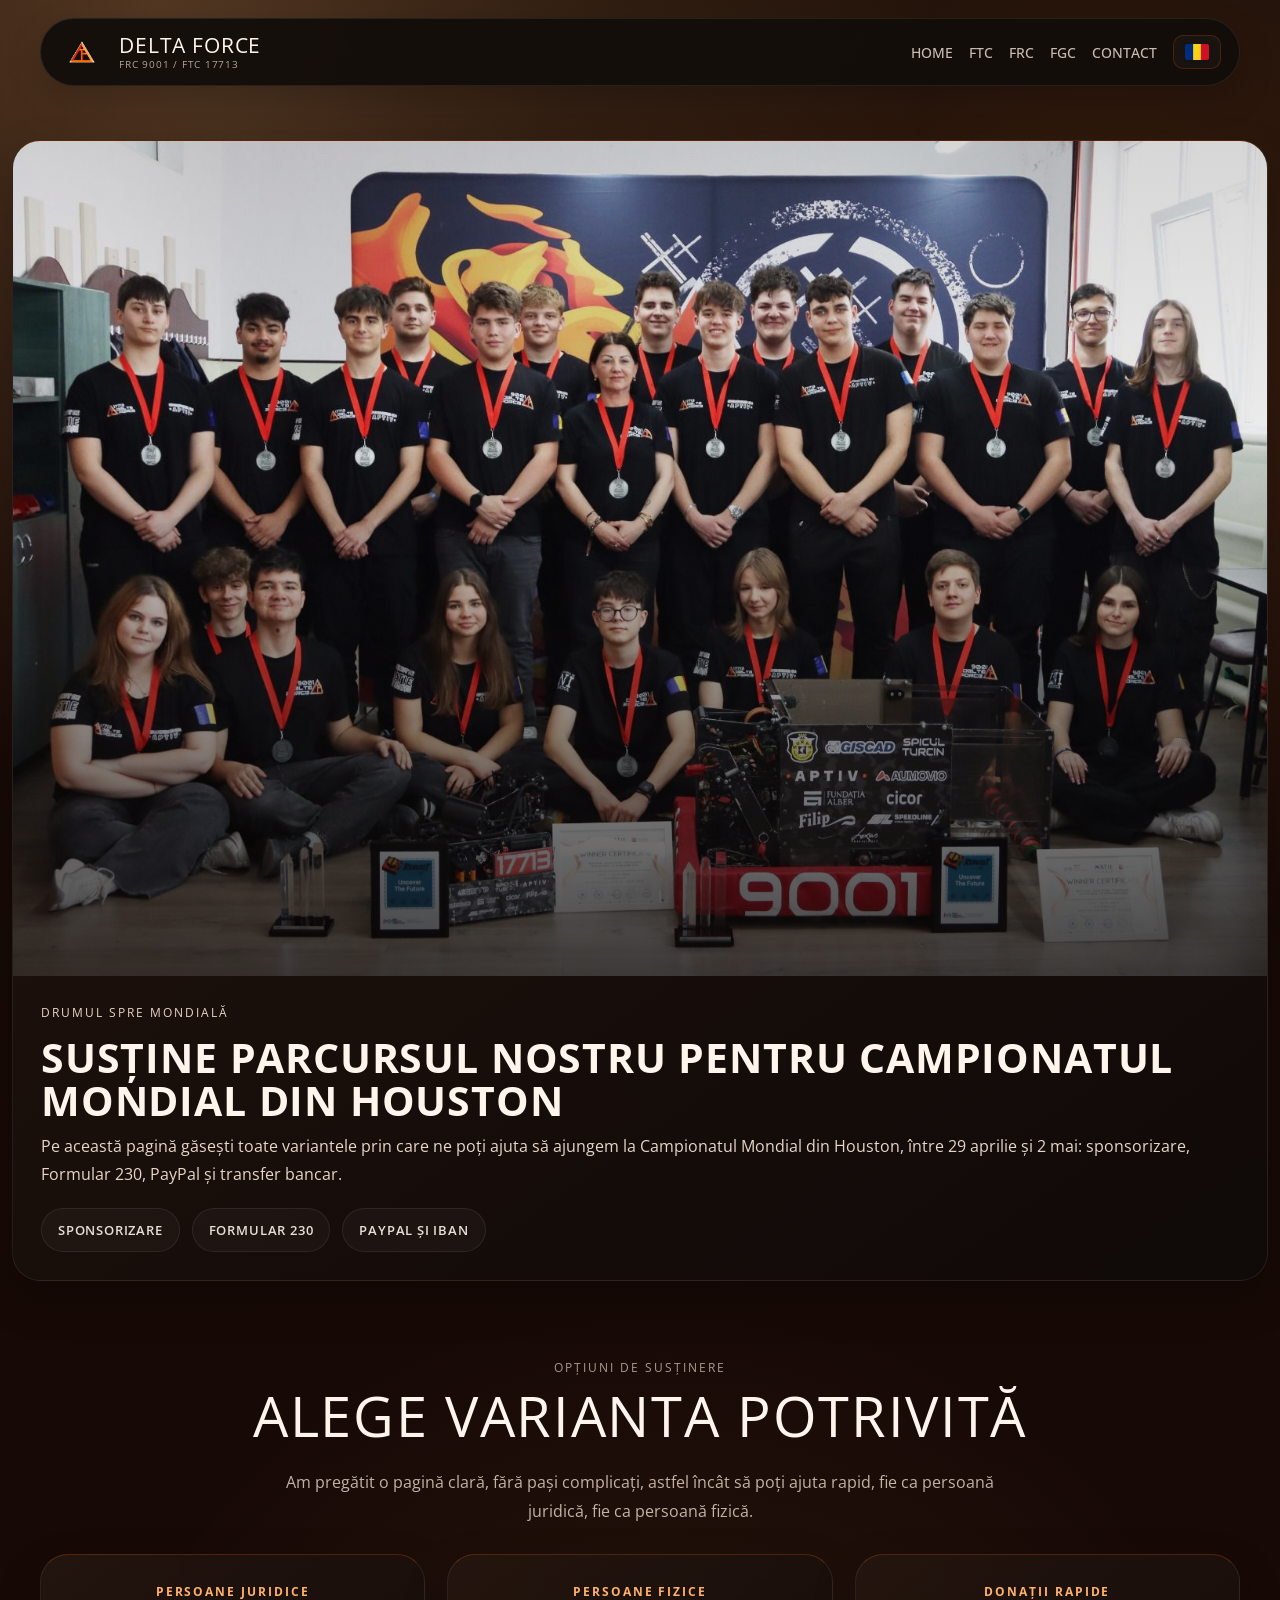
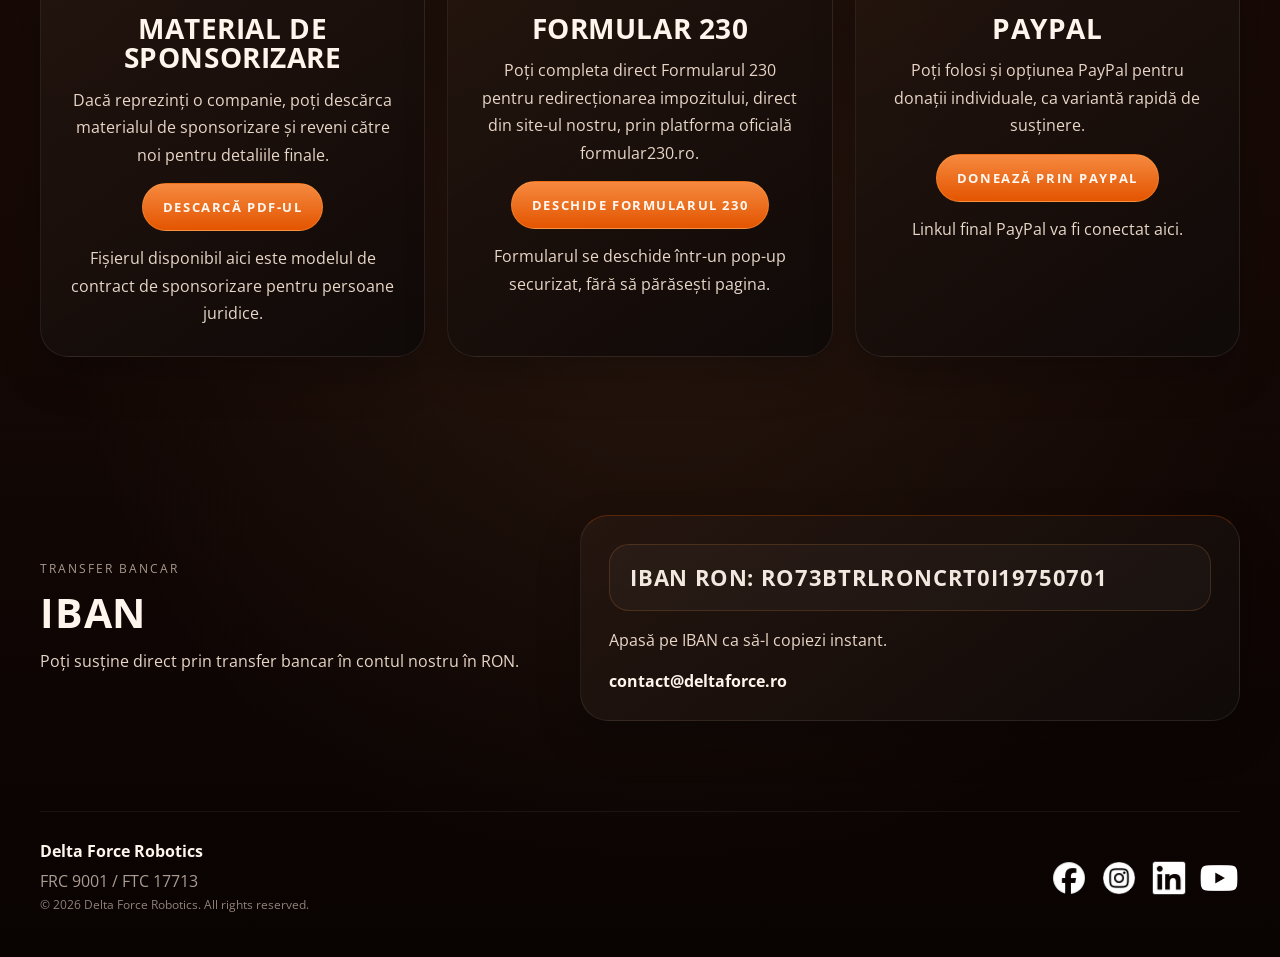
<file: sustine/index.html>
﻿<!DOCTYPE html>
<html lang="ro">
<head>
  <meta charset="UTF-8">
  <meta name="viewport" content="width=device-width, initial-scale=1.0">
  <meta name="description" content="Susținerea ta contează - pagina Delta Force dedicată sponsorizării, Formularului 230, donațiilor și transferului bancar.">
  <title>Susținerea ta contează | Delta Force Robotics</title>
  <link rel="preconnect" href="https://fonts.googleapis.com">
  <link rel="preconnect" href="https://fonts.gstatic.com" crossorigin>
  <link href="https://fonts.googleapis.com/css2?family=Open+Sans:wght@300;400;500;600;700;800&display=swap" rel="stylesheet">
  <link rel="stylesheet" href="../assets/css/styles.css?v=20260331-contactbutton-fillall">
  <link rel="stylesheet" href="../assets/css/sustine.css?v=20260401-footer-center">
</head>
<body class="support-page">
  <div class="scroll-progress" aria-hidden="true"></div>

  <header class="topbar">
    <nav class="nav-shell">
      <a class="brand" href="../index.html#home" data-i18n-aria-label="brandAria">
        <img class="brand-logo" src="../assets/images/brand/logo-copy.png" alt="Delta Force logo" data-i18n-alt="brand.logoAlt">
        <span class="brand-copy">
          <strong>DELTA FORCE</strong>
          <small>FRC 9001 / FTC 17713</small>
        </span>
      </a>

      <button class="nav-toggle" type="button" aria-expanded="false" aria-controls="nav-menu" data-i18n-aria-label="navToggleLabel">
        <span></span>
        <span></span>
      </button>

      <div class="nav-links" id="nav-menu">
        <a href="../index.html#home" data-i18n="nav.home">Home</a>
        <a href="../index.html#ftc" data-i18n="nav.ftc">FTC</a>
        <a href="../index.html#frc" data-i18n="nav.frc">FRC</a>
        <a href="../index.html#fgc" data-i18n="nav.fgc">FGC</a>
        <a href="../index.html#contact" data-i18n="nav.contact">Contact</a>
        <button
          class="language-toggle"
          type="button"
          aria-pressed="false"
          data-i18n-aria-label="language.label"
          data-i18n-title="language.label"
        >
          <img
            class="language-flag-image"
            id="language-flag-image"
            src="../assets/images/flags/romania.png"
            alt=""
            aria-hidden="true"
            data-i18n-src="language.image"
          >
        </button>
      </div>
    </nav>
  </header>

  <main class="support-main">
    <section class="support-hero-section">
      <div class="support-hero-shell reveal">
        <article class="support-highlight-card">
          <div class="support-highlight-media">
            <img
              class="support-highlight-image"
              src="../assets/images/sections/teamphoto.png"
              alt="Echipa Delta Force"
              loading="lazy"
              data-i18n-alt="hero.imageAlt"
            >
          </div>

          <div class="support-highlight-copy">
            <p class="eyebrow support-hero-eyebrow" data-i18n="hero.eyebrow">DRUMUL SPRE MONDIALĂ</p>
            <h2 data-i18n="hero.panelTitle">Susține parcursul nostru pentru Campionatul Mondial din Houston</h2>
            <p data-i18n="hero.panelCopy">
              Pe această pagină găsești toate variantele prin care ne poți ajuta să ajungem la Campionatul Mondial din Houston, între 29 aprilie și 2 mai: sponsorizare, Formular 230, PayPal și transfer bancar.
            </p>
            <div class="support-pill-row" aria-label="Opțiuni de susținere">
              <span class="program-fact" data-i18n="hero.pillOne">SPONSORIZARE</span>
              <span class="program-fact" data-i18n="hero.pillTwo">FORMULAR 230</span>
              <span class="program-fact" data-i18n="hero.pillThree">PAYPAL ȘI IBAN</span>
            </div>
          </div>
        </article>
      </div>
    </section>

    <section class="section support-actions-section">
      <div class="section-heading section-heading-centered reveal support-heading">
        <p class="eyebrow" data-i18n="actions.eyebrow">OPȚIUNI DE SUSȚINERE</p>
        <h2 data-i18n="actions.title">Alege varianta potrivită</h2>
        <p data-i18n="actions.copy">
          Am pregătit o pagină clară, fără pași complicați, astfel încât să poți ajuta rapid, fie ca persoană juridică, fie ca persoană fizică.
        </p>
      </div>

      <div class="support-actions-grid">
        <article class="support-card reveal">
          <p class="support-card-eyebrow" data-i18n="sponsor.eyebrow">PERSOANE JURIDICE</p>
          <h3 class="support-card-title" data-i18n="sponsor.title">Material de sponsorizare</h3>
          <p class="support-card-copy" data-i18n="sponsor.copy">
            Dacă reprezinți o companie, poți descărca materialul de sponsorizare și reveni către noi pentru detaliile finale.
          </p>
          <a class="support-card-button" href="../assets/docs/model-crt-delta-inovations.pdf" download="Model_CRT_Delta_Inovations.pdf" data-i18n="sponsor.button">
            Descarcă PDF-ul
          </a>
          <p class="support-card-note" data-i18n="sponsor.note">
            Fișierul disponibil aici este modelul de contract de sponsorizare pentru persoane juridice.
          </p>
        </article>

        <article class="support-card reveal">
          <p class="support-card-eyebrow" data-i18n="form230.eyebrow">PERSOANE FIZICE</p>
          <h3 class="support-card-title" data-i18n="form230.title">Formular 230</h3>
          <p class="support-card-copy" data-i18n="form230.copy">
            Poți completa direct Formularul 230 pentru redirecționarea impozitului, direct din site-ul nostru, prin platforma oficială formular230.ro.
          </p>
          <button class="support-card-button f230ro-lansare" type="button" data-i18n="form230.button">
            Deschide Formularul 230
          </button>
          <p class="support-card-note" data-i18n="form230.note">
            Formularul se deschide într-un pop-up securizat, fără să părăsești pagina.
          </p>
        </article>

        <article class="support-card reveal">
          <p class="support-card-eyebrow" data-i18n="paypal.eyebrow">DONAȚII RAPIDE</p>
          <h3 class="support-card-title" data-i18n="paypal.title">PayPal</h3>
          <p class="support-card-copy" data-i18n="paypal.copy">
            Poți folosi și opțiunea PayPal pentru donații individuale, ca variantă rapidă de susținere.
          </p>
          <button class="support-card-button support-paypal-button" type="button" data-i18n="paypal.button">
            Donează prin PayPal
          </button>
          <p class="support-card-note" data-i18n="paypal.note">
            Linkul final PayPal va fi conectat aici.
          </p>
        </article>
      </div>
    </section>

    <section class="section support-transfer-section">
      <div class="support-transfer-shell reveal">
        <div class="support-transfer-copy">
          <p class="eyebrow" data-i18n="iban.eyebrow">TRANSFER BANCAR</p>
          <h2 data-i18n="iban.title">IBAN</h2>
          <p data-i18n="iban.copy">
            Poți susține direct prin transfer bancar în contul nostru în RON.
          </p>
        </div>

        <div class="support-iban-card">
          <button class="support-iban-value" type="button" data-i18n="iban.value" data-iban-copy data-iban-raw="RO73BTRLRONCRT0I19750701">
            IBAN RON: RO73BTRLRONCRT0I19750701
          </button>
          <p class="support-iban-note" data-i18n="iban.note">
            Apasă pe IBAN ca să-l copiezi instant.
          </p>
            <a class="support-contact-link" href="mailto:contact@deltaforce.ro">contact@deltaforce.ro</a>
        </div>
      </div>
    </section>
  </main>

  <footer class="footer">
    <div class="footer-brand">
      <strong>Delta Force Robotics</strong>
      <span>FRC 9001 / FTC 17713</span>
      <small class="footer-copyright">© 2026 Delta Force Robotics. All rights reserved.</small>
    </div>

    <div class="footer-socials" aria-label="Canale sociale Delta Force">
      <a class="footer-social-button" href="https://www.facebook.com/DeltaForceFTC" target="_blank" rel="noopener noreferrer" aria-label="Facebook" title="Facebook">
        <img class="footer-social-icon footer-social-icon-fb" src="../assets/images/social/fb.png" alt="" aria-hidden="true">
      </a>
      <a class="footer-social-button" href="https://www.instagram.com/delta_force_robotics/" target="_blank" rel="noopener noreferrer" aria-label="Instagram" title="Instagram">
        <img class="footer-social-icon footer-social-icon-ig" src="../assets/images/social/ig.png" alt="" aria-hidden="true">
      </a>
      <a class="footer-social-button" href="https://ro.linkedin.com/company/delta-force-robotics" target="_blank" rel="noopener noreferrer" aria-label="LinkedIn" title="LinkedIn">
        <img class="footer-social-icon footer-social-icon-linkedin" src="../assets/images/social/linked.png" alt="" aria-hidden="true">
      </a>
      <a class="footer-social-button" href="https://www.youtube.com/@deltaforcerobotics" target="_blank" rel="noopener noreferrer" aria-label="YouTube" title="YouTube">
        <img class="footer-social-icon footer-social-icon-yt" src="../assets/images/social/yt.png" alt="" aria-hidden="true">
      </a>
    </div>
  </footer>

  <script src="https://formular230.ro/share/2576aeec94"></script>
  <script src="../assets/js/sustine.js?v=20260401-footer-center"></script>
</body>
</html>
</file>
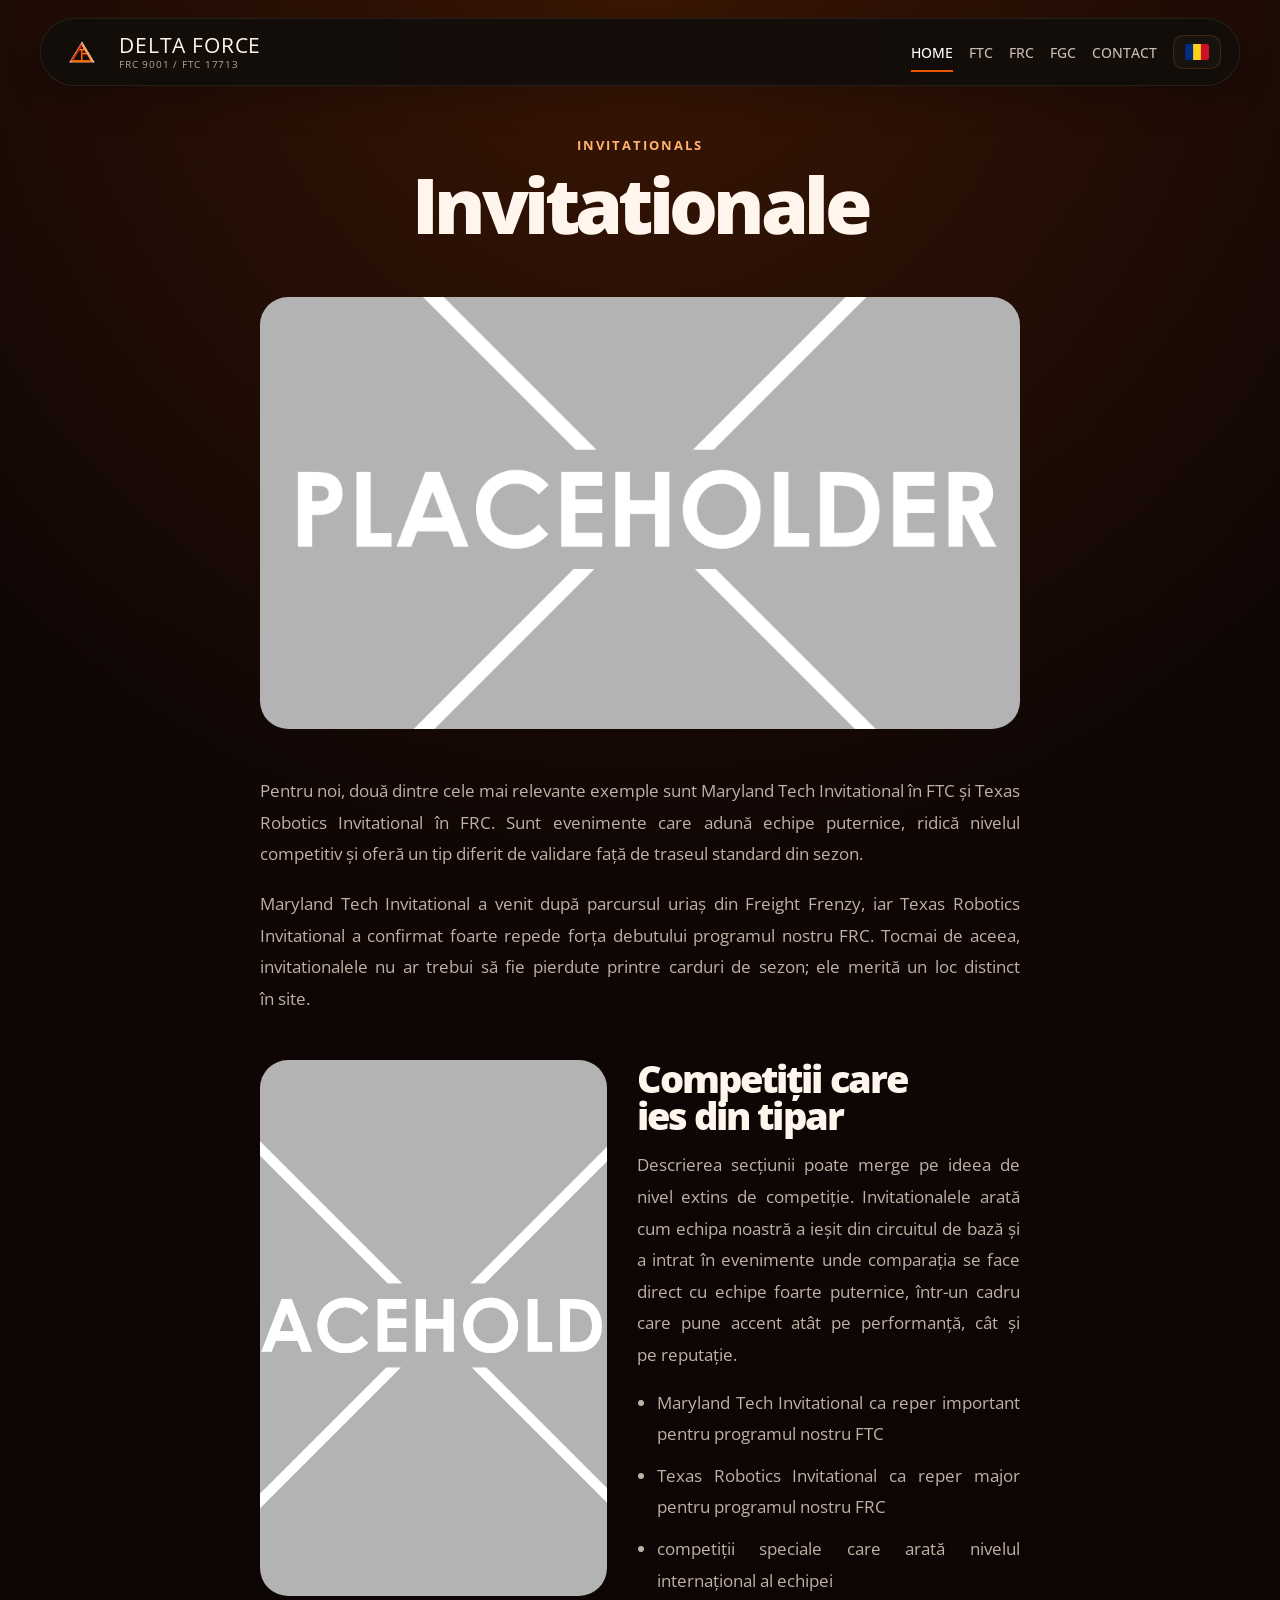
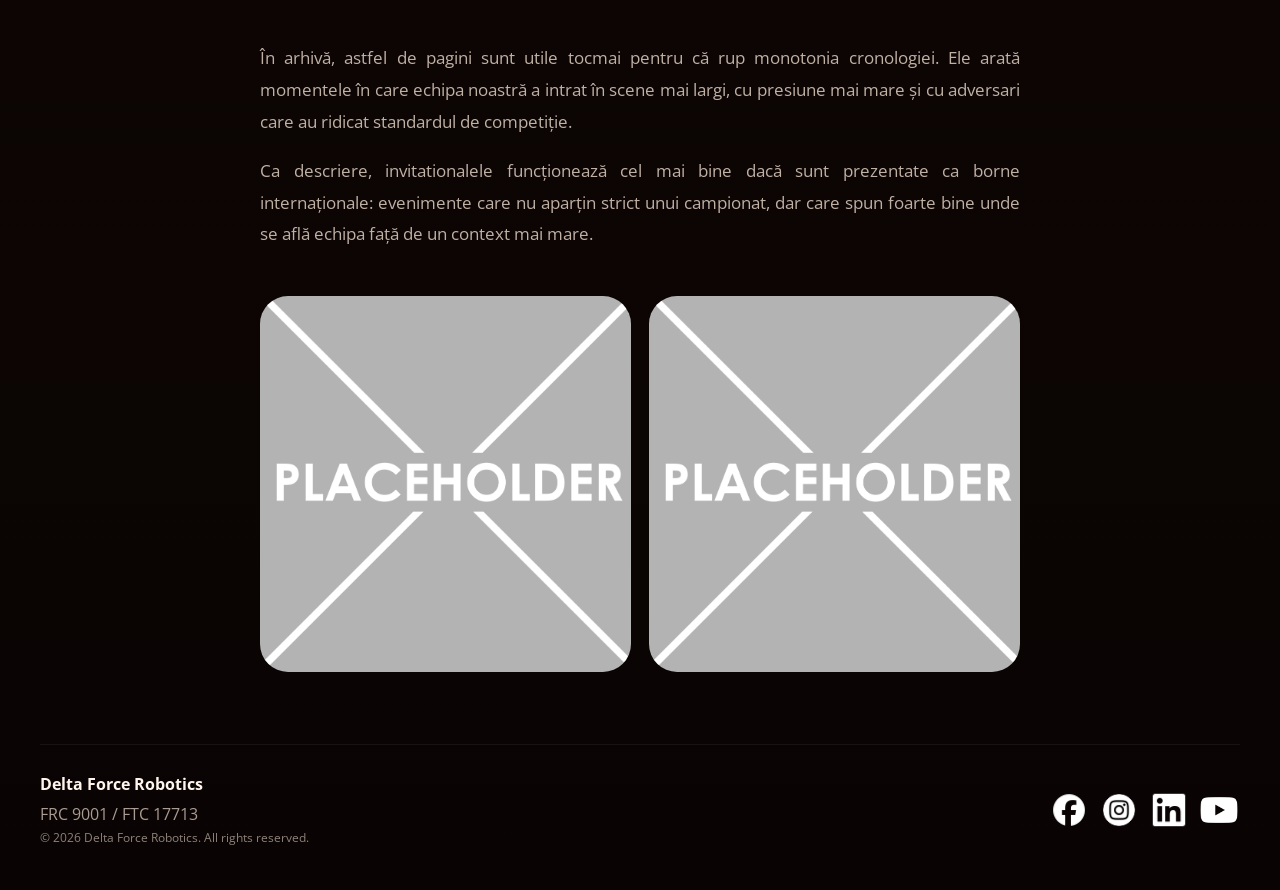
<file: events-invitationals.html>
﻿<!DOCTYPE html>
<html lang="ro">
<head>
  <meta charset="UTF-8">
  <meta name="viewport" content="width=device-width, initial-scale=1.0">
  <title>Invitationale | Delta Force Robotics</title>
  <link rel="preconnect" href="https://fonts.googleapis.com">
  <link rel="preconnect" href="https://fonts.gstatic.com" crossorigin>
  <link href="https://fonts.googleapis.com/css2?family=Open+Sans:wght@300;400;500;600;700;800&display=swap" rel="stylesheet">
  <link rel="stylesheet" href="assets/css/detail-pages.css?v=20260401-footer-center">
</head>
<body>
  <header class="detail-topbar"><div class="detail-topbar-inner"><a class="detail-back" href="index.html#events">Inapoi la site</a><span class="detail-program">Evenimente Speciale</span></div></header>
  <main class="detail-main">
    <section class="detail-hero">
      <article class="detail-hero-copy"><p class="detail-eyebrow">Invitationals</p><h1>Invitationale</h1><p class="detail-lead">Spatiu separat pentru competitii speciale, invitationale si aparitii importante care nu intra natural in cronologia standard a unui sezon.</p><div class="detail-tag-row"><span class="detail-tag">Invitational</span><span class="detail-tag">Special events</span><span class="detail-tag">Placeholder page</span></div></article>
      <figure class="detail-hero-media"><img src="assets/images/common/placeholder.png" alt="Invitationale hero placeholder"></figure>
    </section>
    <section class="detail-story-grid">
      <article class="detail-story-card"><p class="detail-card-kicker">Overview</p><h2>Competitii speciale</h2><p>Aici poti centraliza invitationale precum Texas Robotics Invitational sau alte evenimente speciale cu poze, recap si rezultate memorabile.</p></article>
      <article class="detail-story-card"><p class="detail-card-kicker">Highlights</p><h2>Structura utila</h2><ul class="detail-list"><li>cronologie per event</li><li>galerie si recap de aliante</li><li>rezultate si experiente memorabile</li></ul></article>
    </section>
    <section class="detail-gallery">
      <div class="detail-gallery-heading"><p class="detail-card-kicker">Galerie</p><h2>Patru sloturi pentru invitationale</h2><p>Placeholder-urile pot deveni cadre de competitie, grup, alliance selection sau recap media.</p></div>
      <div class="detail-gallery-grid">
        <article class="detail-gallery-card"><div class="detail-gallery-media"><img src="assets/images/common/placeholder.png" alt="Invitationale galerie 1"></div><div class="detail-gallery-caption"><strong>Event entrance</strong><span>Cadru principal de la invitatioanal.</span></div></article>
        <article class="detail-gallery-card"><div class="detail-gallery-media"><img src="assets/images/common/placeholder.png" alt="Invitationale galerie 2"></div><div class="detail-gallery-caption"><strong>Alliance frame</strong><span>Moment de competitie sau selectie.</span></div></article>
        <article class="detail-gallery-card"><div class="detail-gallery-media"><img src="assets/images/common/placeholder.png" alt="Invitationale galerie 3"></div><div class="detail-gallery-caption"><strong>Robot action</strong><span>Imagine de pe teren sau din pit.</span></div></article>
        <article class="detail-gallery-card"><div class="detail-gallery-media"><img src="assets/images/common/placeholder.png" alt="Invitationale galerie 4"></div><div class="detail-gallery-caption"><strong>Memorable recap</strong><span>Poza de final pentru inchiderea paginii.</span></div></article>
      </div>
    </section>
  </main>
  <footer class="detail-footer"><strong>Delta Force Robotics</strong><span>Invitational events page</span></footer>
  <script src="assets/js/detail-pages.js?v=20260401-footer-center"></script>
</body>
</html>
</file>
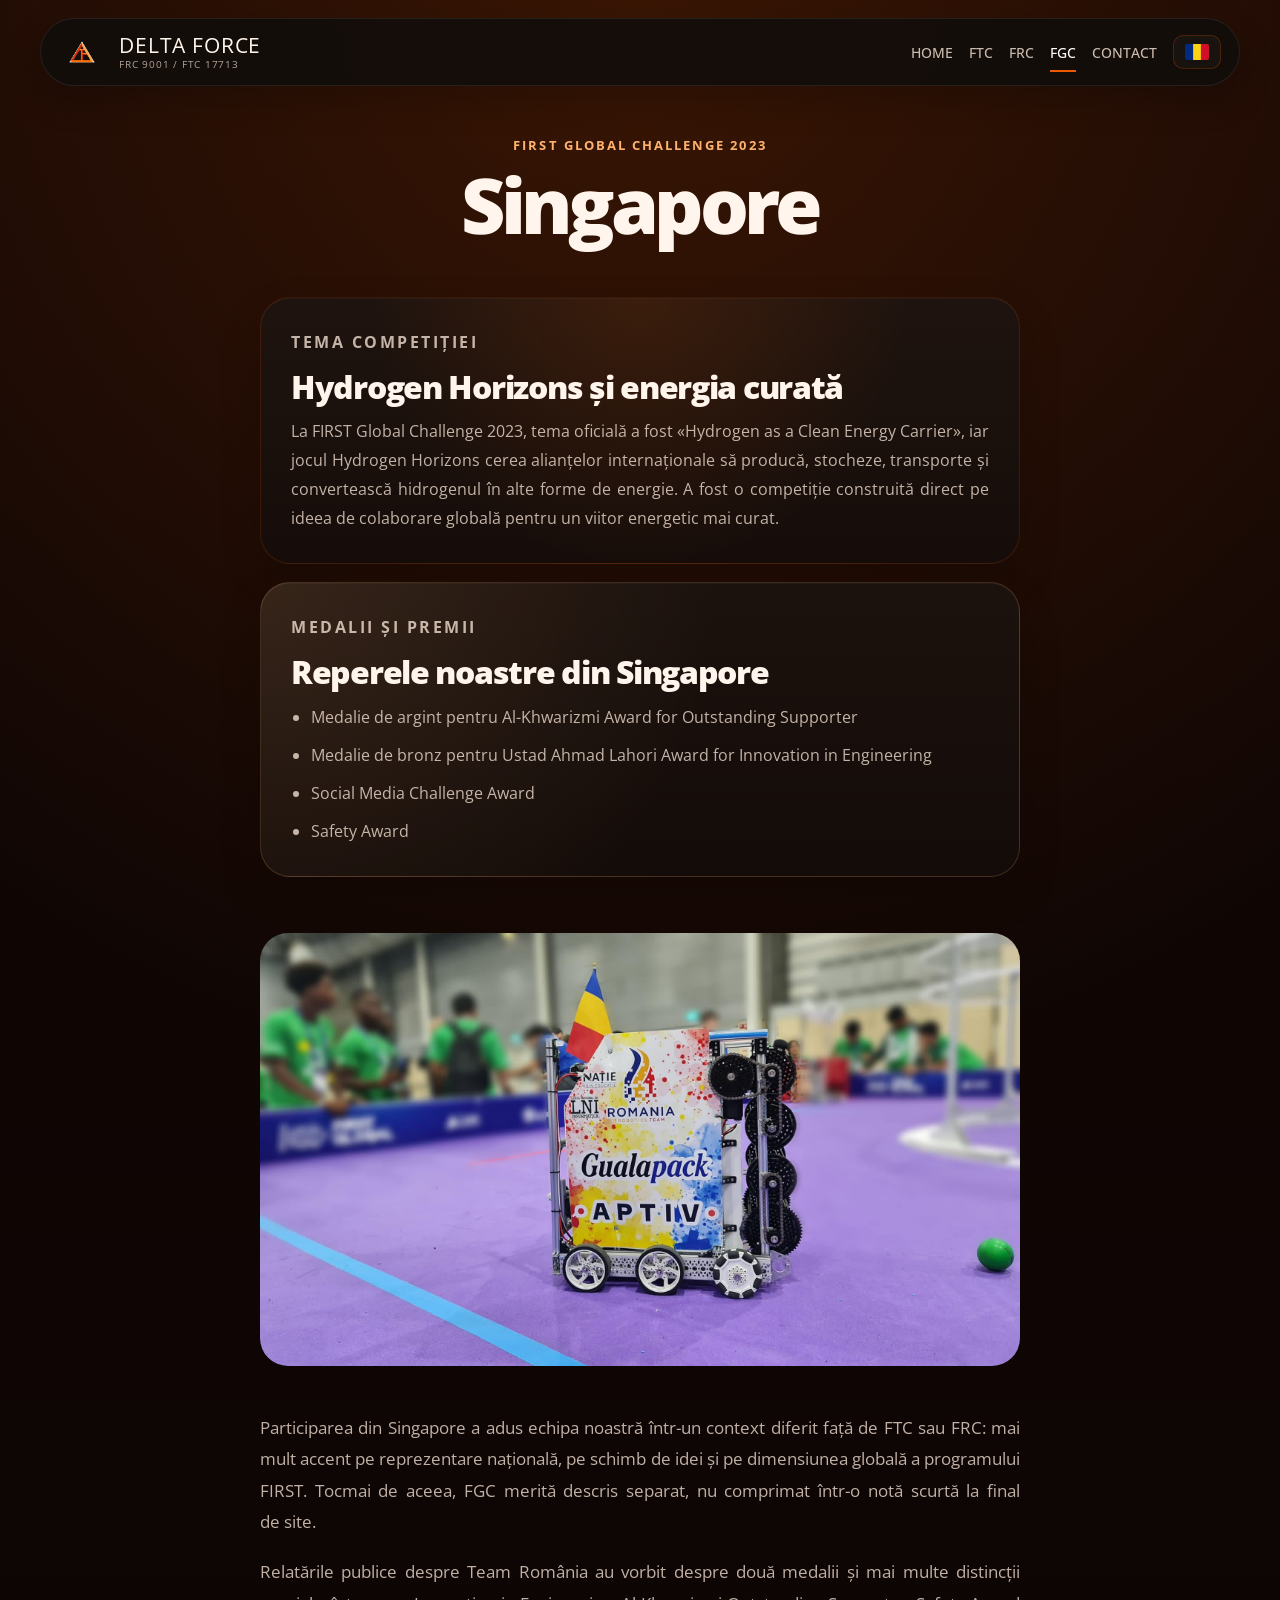
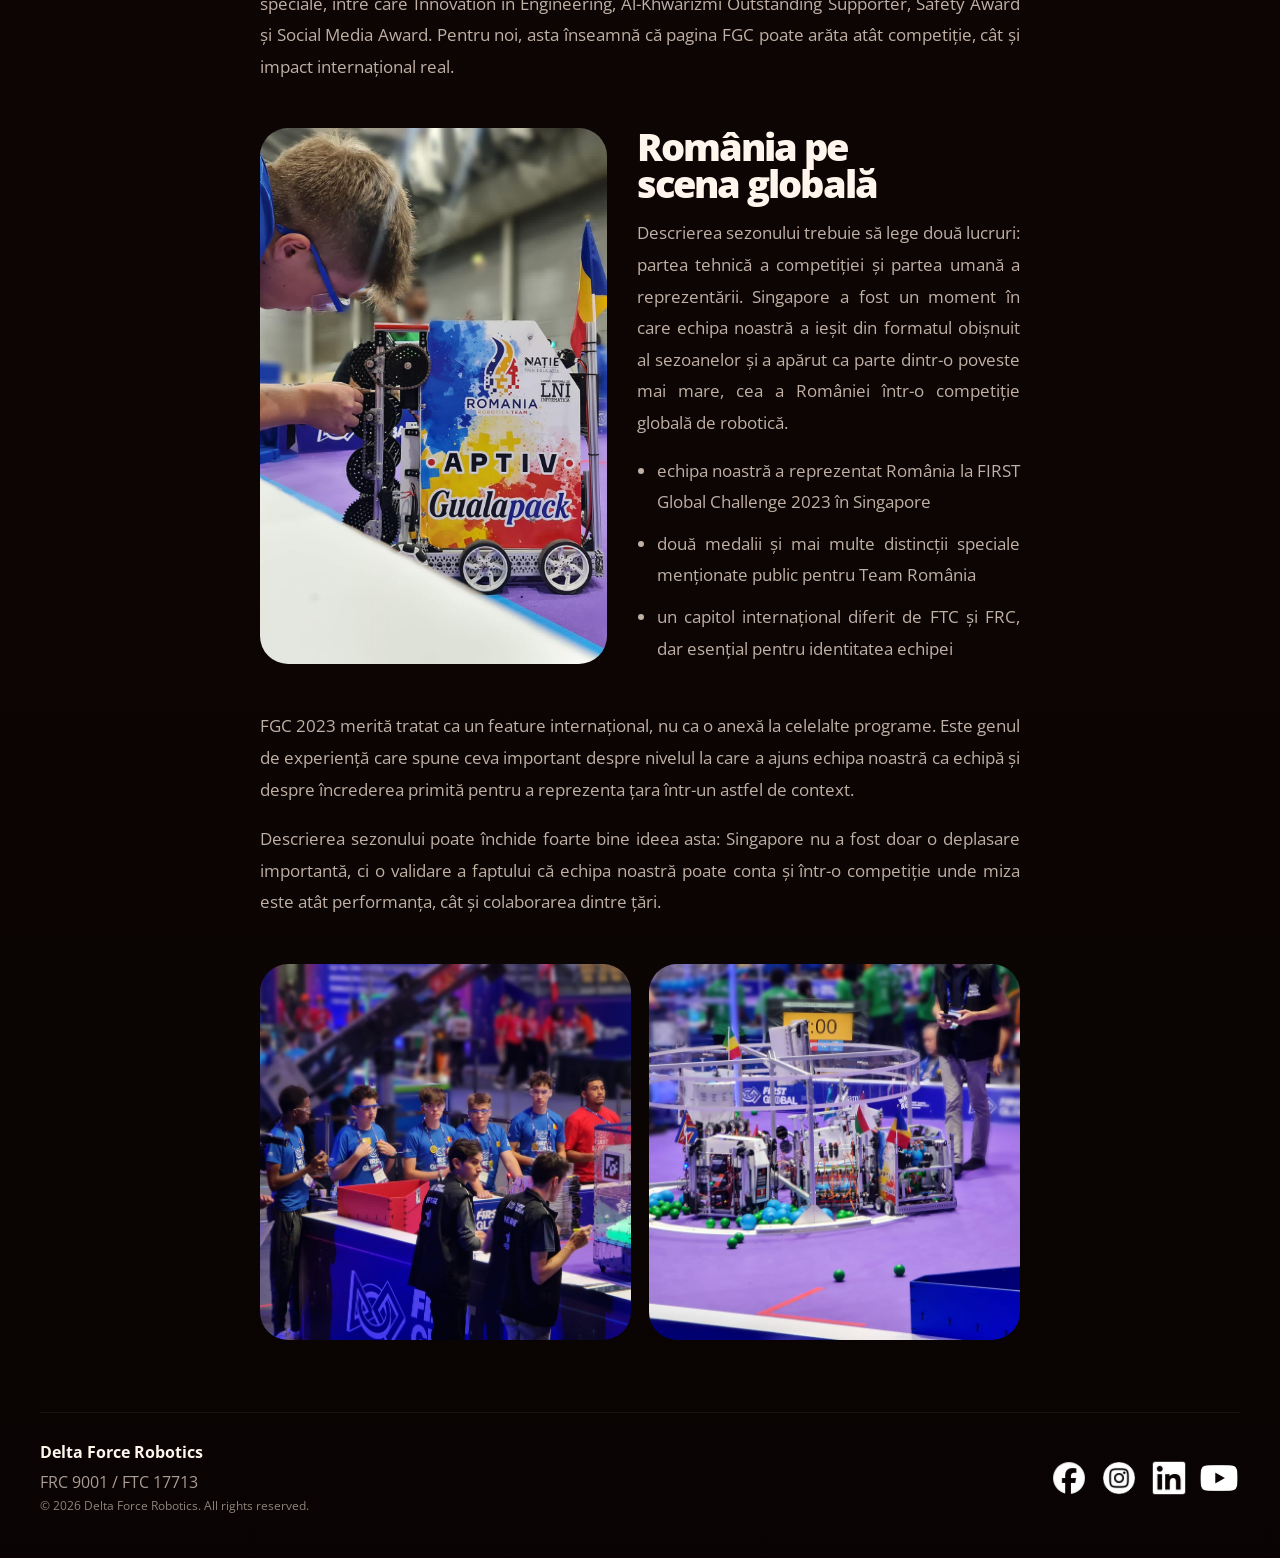
<file: fgc-2023.html>
﻿<!DOCTYPE html>
<html lang="ro">
<head>
  <meta charset="UTF-8">
  <meta name="viewport" content="width=device-width, initial-scale=1.0">
  <title>FGC 2023 | Delta Force Robotics</title>
  <link rel="preconnect" href="https://fonts.googleapis.com">
  <link rel="preconnect" href="https://fonts.gstatic.com" crossorigin>
  <link href="https://fonts.googleapis.com/css2?family=Open+Sans:wght@300;400;500;600;700;800&display=swap" rel="stylesheet">
  <link rel="stylesheet" href="assets/css/detail-pages.css?v=20260401-fgc-folder-images">
</head>
<body>
  <header class="detail-topbar"><div class="detail-topbar-inner"><a class="detail-back" href="index.html#fgc">Inapoi la site</a><span class="detail-program">FGC 2023</span></div></header>
  <main class="detail-main">
    <section class="detail-hero">
      <article class="detail-hero-copy"><p class="detail-eyebrow">First Global Challenge 2023</p><h1>Singapore</h1><p class="detail-lead">Pagina dedicata experientei internationale, reprezentarii Romaniei si felului in care Delta Force a trait povestea First Global Challenge intr-un format care merita respiratie si imagine.</p><div class="detail-tag-row"><span class="detail-tag">International</span><span class="detail-tag">FGC 2023</span><span class="detail-tag">Story page</span></div></article>
      <figure class="detail-hero-media"><img src="assets/images/seasons/fgc/488663888_1235853795209343_5647302160916325797_n.jpg" alt="FGC 2023 hero"></figure>
    </section>
    <section class="detail-story-grid">
      <article class="detail-story-card"><p class="detail-card-kicker">Overview</p><h2>Reprezentare si impact</h2><p>Aici poti construi povestea completa a participarii, pregatirea echipei, colaborarea internationala si momentul in care FGC a devenit o parte importanta din identitatea Delta Force.</p></article>
      <article class="detail-story-card"><p class="detail-card-kicker">Highlights</p><h2>Directii bune pentru continut</h2><ul class="detail-list"><li>pregatirea pentru competitie</li><li>galerie cu imagini internationale</li><li>recap de experienta si rezultate</li></ul></article>
    </section>
    <section class="detail-gallery">
      <div class="detail-gallery-heading"><p class="detail-card-kicker">Galerie</p><h2>Patru cadre pentru First Global</h2><p>Sloturile sunt pregatite pentru imagini de delegatie, robot, arena si momente memorabile din Singapore.</p></div>
      <div class="detail-gallery-grid">
        <article class="detail-gallery-card"><div class="detail-gallery-media"><img src="assets/images/seasons/fgc/488663888_1235853795209343_5647302160916325797_n.jpg" alt="FGC galerie 1"></div><div class="detail-gallery-caption"><strong>Delegation frame</strong><span>Cadru de echipă sau opening.</span></div></article>
        <article class="detail-gallery-card"><div class="detail-gallery-media"><img src="assets/images/seasons/fgc/488886419_1235854051875984_553860228816359191_n.jpg" alt="FGC galerie 2"></div><div class="detail-gallery-caption"><strong>Robot and field</strong><span>Imagine cu robotul și zona de joc.</span></div></article>
        <article class="detail-gallery-card"><div class="detail-gallery-media"><img src="assets/images/seasons/fgc/488946625_1235853808542675_8151699016110283011_n.jpg" alt="FGC galerie 3"></div><div class="detail-gallery-caption"><strong>International moment</strong><span>Cadru de networking sau ceremonie.</span></div></article>
        <article class="detail-gallery-card"><div class="detail-gallery-media"><img src="assets/images/seasons/fgc/488973815_1235853798542676_5707563153055258266_n.jpg" alt="FGC galerie 4"></div><div class="detail-gallery-caption"><strong>Final recap</strong><span>Imagine cu impact pentru închiderea paginii.</span></div></article>
      </div>
    </section>
  </main>
  <footer class="detail-footer"><strong>Delta Force Robotics</strong><span>First Global Challenge page</span></footer>
  <script src="assets/js/detail-pages.js?v=20260401-fgc-folder-images"></script>
</body>
</html>
</file>
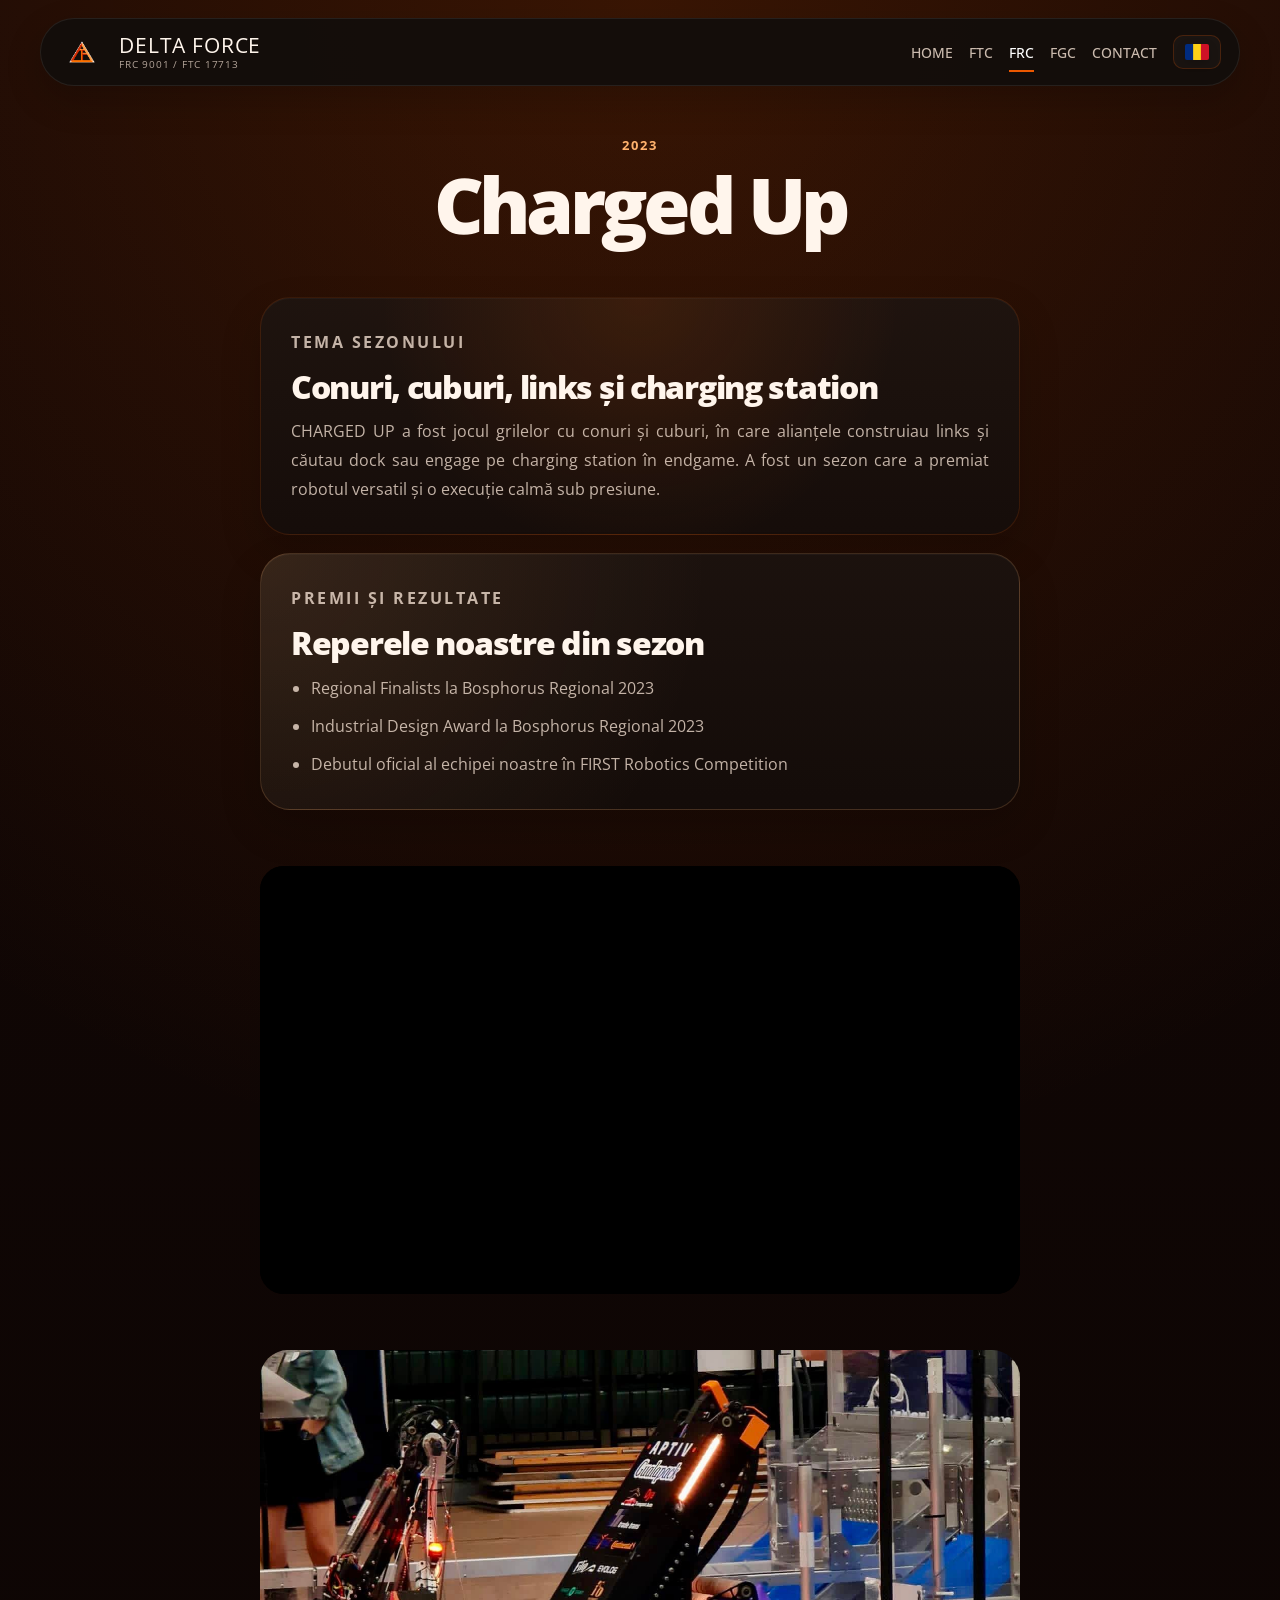
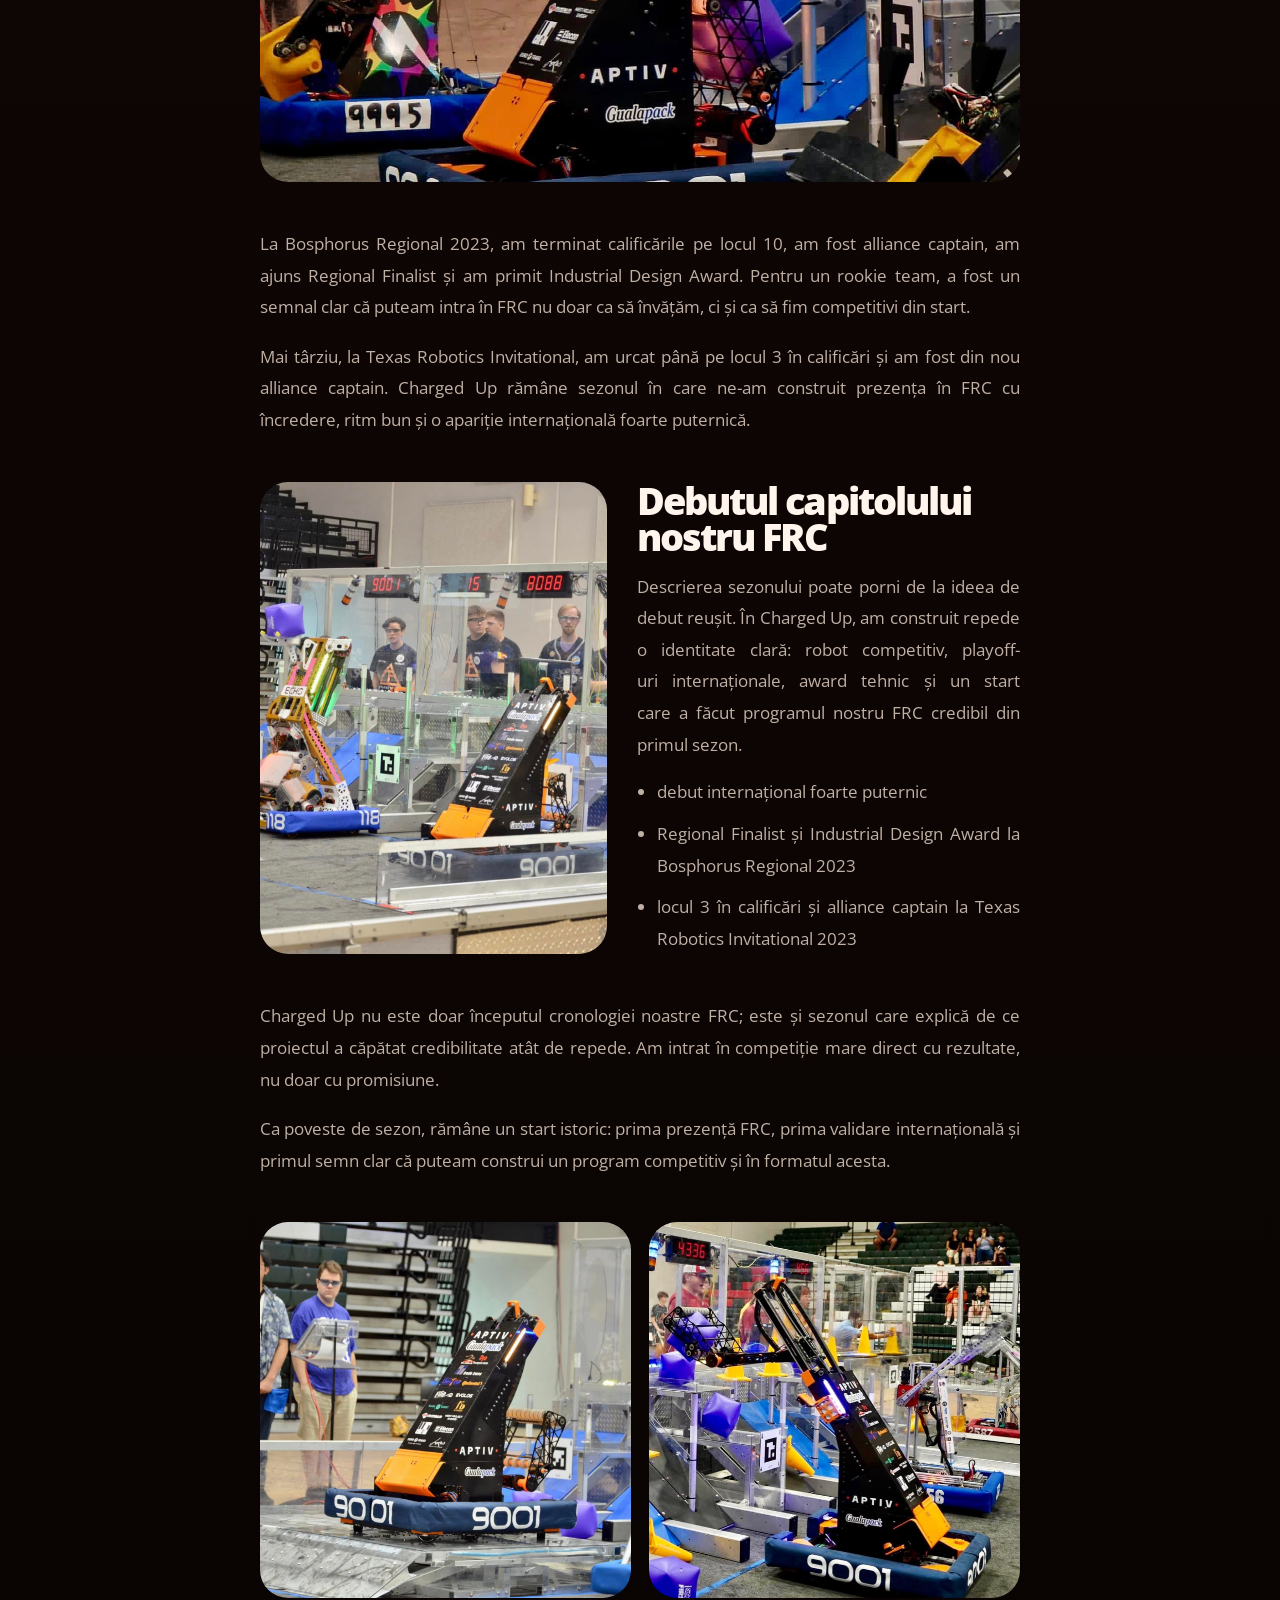
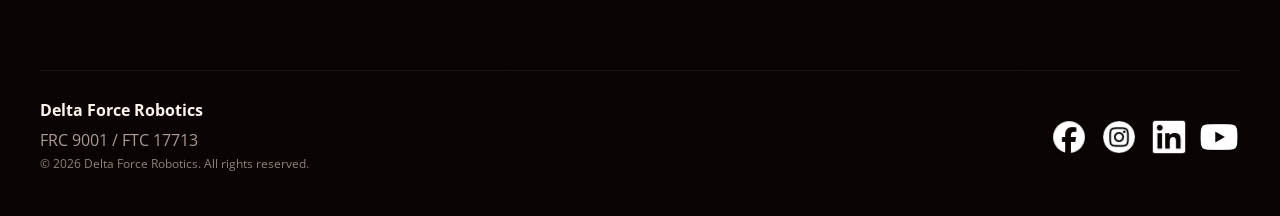
<file: frc-charged-up.html>
﻿<!DOCTYPE html>
<html lang="ro">
<head>
  <meta charset="UTF-8">
  <meta name="viewport" content="width=device-width, initial-scale=1.0">
  <title>Charged Up | Delta Force Robotics</title>
  <link rel="preconnect" href="https://fonts.googleapis.com">
  <link rel="preconnect" href="https://fonts.gstatic.com" crossorigin>
  <link href="https://fonts.googleapis.com/css2?family=Open+Sans:wght@300;400;500;600;700;800&display=swap" rel="stylesheet">
  <link rel="stylesheet" href="assets/css/detail-pages.css?v=20260401-footer-center">
</head>
<body>
  <header class="detail-topbar"><div class="detail-topbar-inner"><a class="detail-back" href="index.html#frc">Inapoi la site</a><span class="detail-program">FRC 9001</span></div></header>
  <main class="detail-main">
    <section class="detail-hero">
      <article class="detail-hero-copy"><p class="detail-eyebrow">2023</p><h1>Charged Up</h1><p class="detail-lead">Primul capitol FRC din structura noua, pregatit ca pagina separata pentru overview de sezon, imagini, rezultate si orice recap vrei sa pastrezi clar in arhiva.</p><div class="detail-tag-row"><span class="detail-tag">FRC Archive</span><span class="detail-tag">Grid control</span><span class="detail-tag">Placeholder page</span></div></article>
      <figure class="detail-hero-media"><img src="assets/images/seasons/frc/chargedup/487298647_1229456009182455_22415458488962185_n.jpg" alt="Charged Up hero"></figure>
    </section>
    <section class="detail-story-grid">
      <article class="detail-story-card"><p class="detail-card-kicker">Overview</p><h2>Startul cronologiei FRC</h2><p>Aici poti pune directia sezonului, ideea de robot, modul in care ati abordat jocul si momentele care au contat cel mai mult in Charged Up.</p></article>
      <article class="detail-story-card"><p class="detail-card-kicker">Highlights</p><h2>Puncte bune de completat</h2><ul class="detail-list"><li>autonomie si scoring pe grid</li><li>iteratii hardware si software</li><li>galerie competition / pit / team</li></ul></article>
    </section>
    <section class="detail-gallery">
      <div class="detail-gallery-heading"><p class="detail-card-kicker">Galerie</p><h2>Patru locuri pentru imagini Charged Up</h2><p>Placeholder-urile pot deveni imediat galerii de competitie, robot sau team moments fara sa schimbi pagina.</p></div>
      <div class="detail-gallery-grid">
        <article class="detail-gallery-card"><div class="detail-gallery-media"><img src="assets/images/seasons/frc/chargedup/487298647_1229456009182455_22415458488962185_n.jpg" alt="Charged Up galerie 1"></div><div class="detail-gallery-caption"><strong>Robot shot</strong><span>Poză principală a robotului.</span></div></article>
        <article class="detail-gallery-card"><div class="detail-gallery-media"><img src="assets/images/seasons/frc/chargedup/487318503_1229455962515793_4196183636731009039_n.jpg" alt="Charged Up galerie 2"></div><div class="detail-gallery-caption"><strong>Field action</strong><span>Cadru din meci sau teren.</span></div></article>
        <article class="detail-gallery-card"><div class="detail-gallery-media"><img src="assets/images/seasons/frc/chargedup/487498789_1229455949182461_3407560342455036532_n.jpg" alt="Charged Up galerie 3"></div><div class="detail-gallery-caption"><strong>Pit detail</strong><span>Imagine tehnică sau iterație.</span></div></article>
        <article class="detail-gallery-card"><div class="detail-gallery-media"><img src="assets/images/seasons/frc/chargedup/488314795_1233556828772373_5062552466815585559_n.jpg" alt="Charged Up galerie 4"></div><div class="detail-gallery-caption"><strong>Team frame</strong><span>Poză de echipă sau awards.</span></div></article>
      </div>
    </section>
  </main>
  <footer class="detail-footer"><strong>Delta Force Robotics</strong><span>FRC 9001 archive page</span></footer>
  <script src="assets/js/detail-pages.js?v=20260401-footer-center"></script>
</body>
</html>
</file>
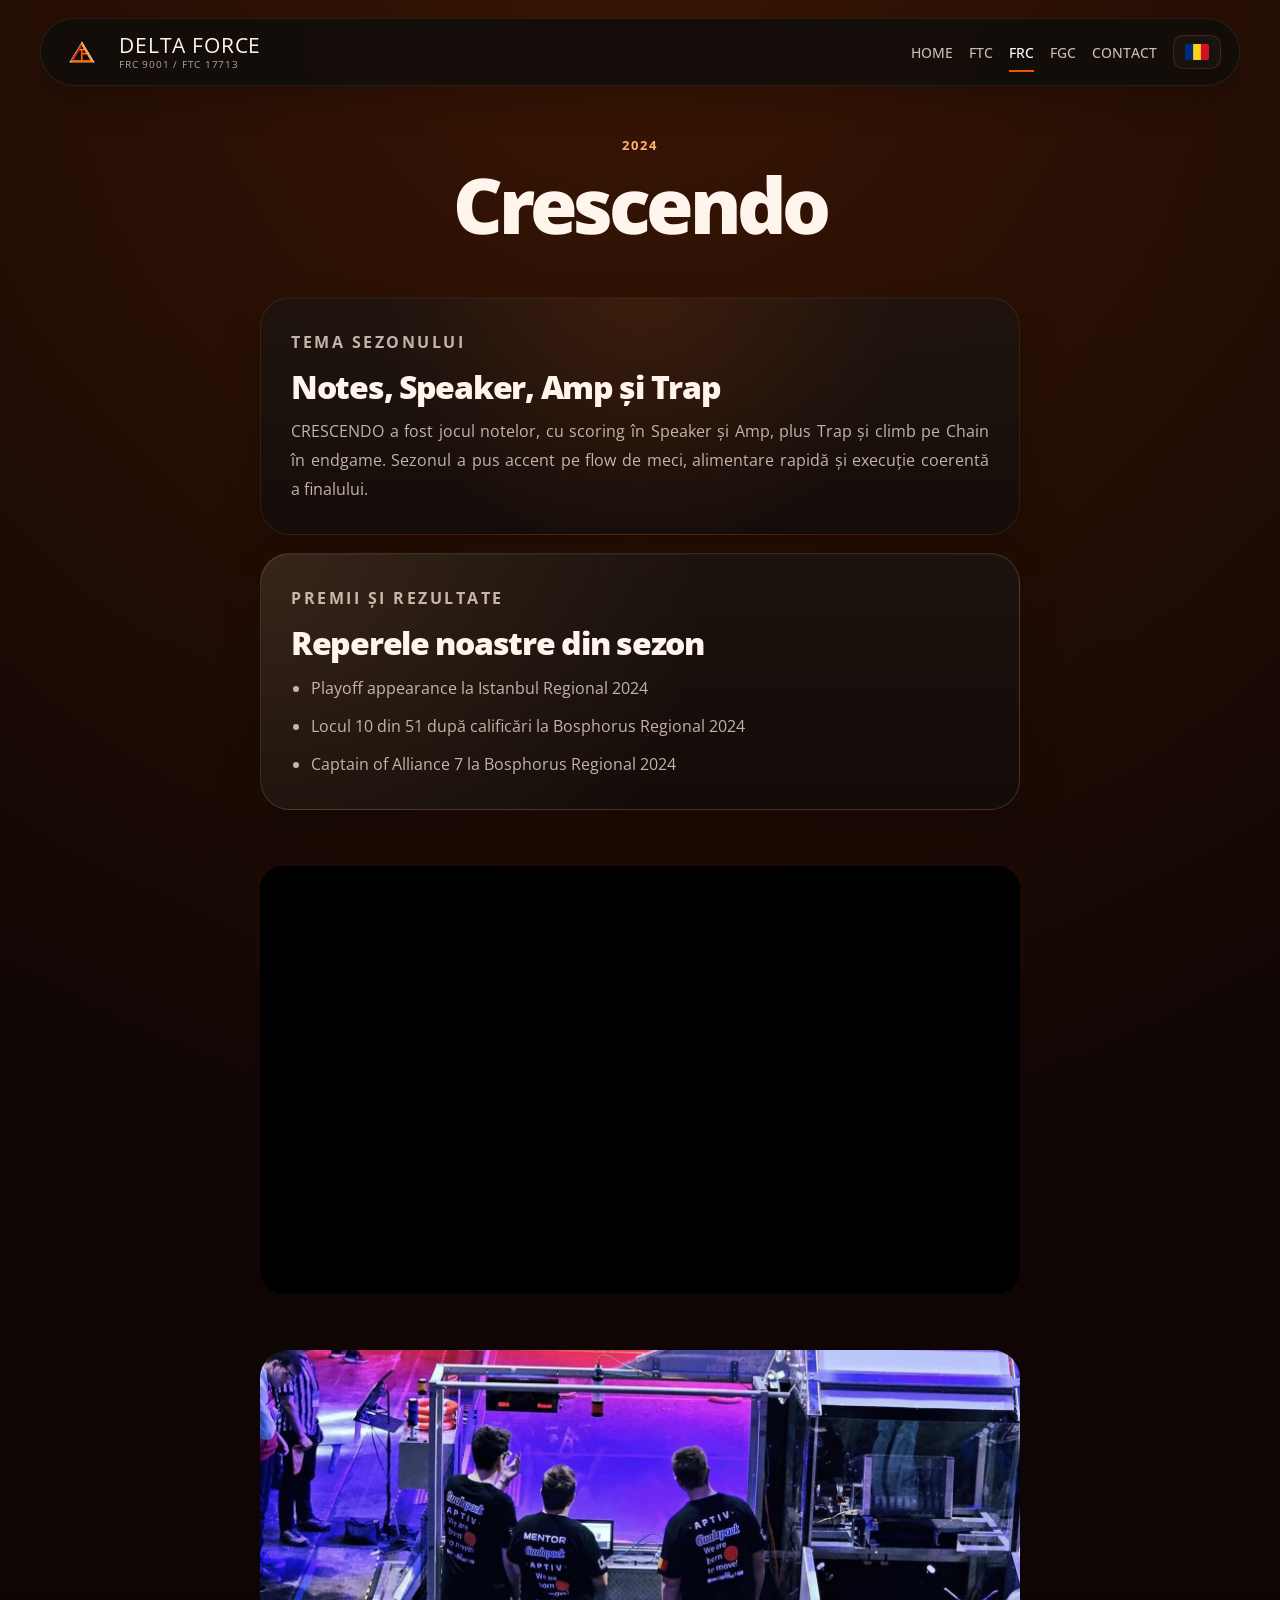
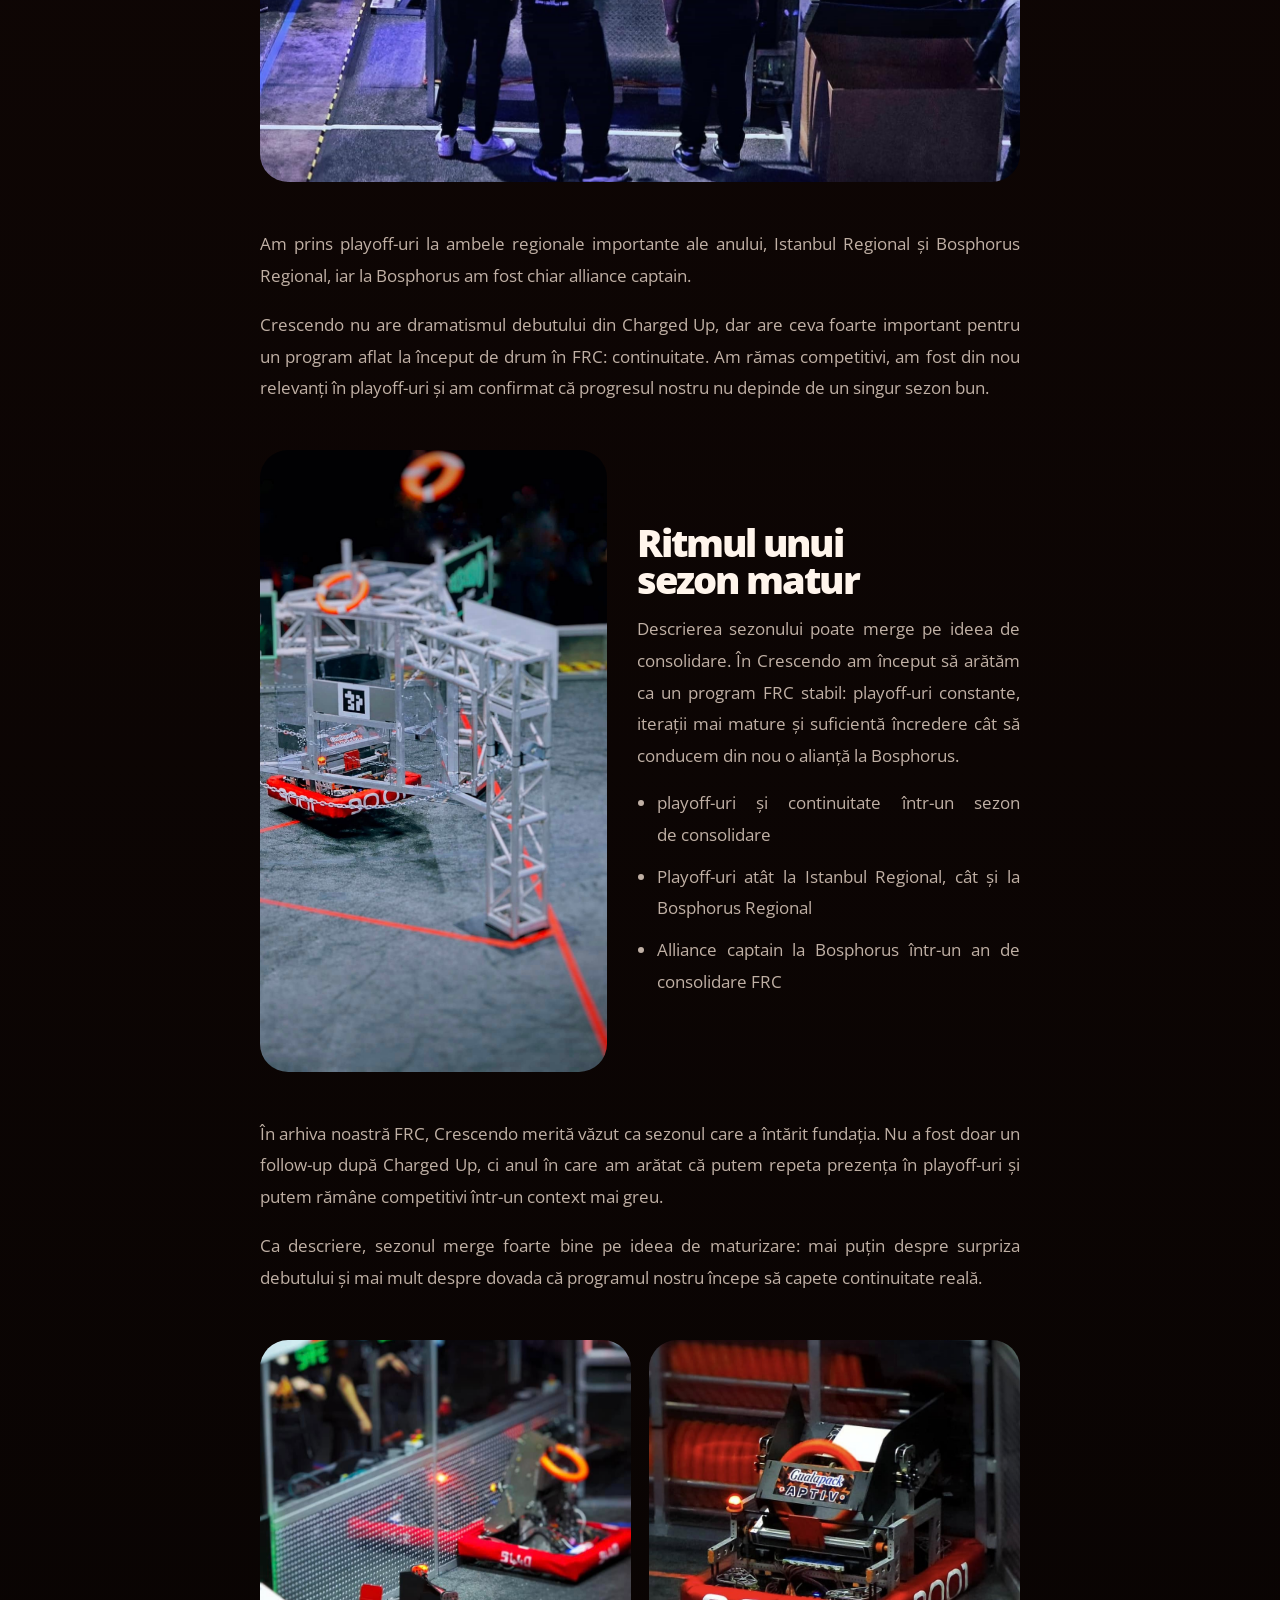
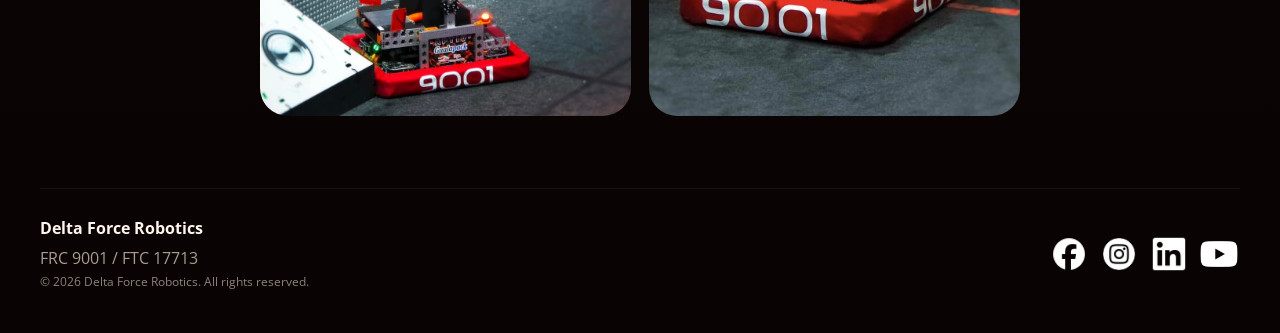
<file: frc-crescendo.html>
﻿<!DOCTYPE html>
<html lang="ro">
<head>
  <meta charset="UTF-8">
  <meta name="viewport" content="width=device-width, initial-scale=1.0">
  <title>Crescendo | Delta Force Robotics</title>
  <link rel="preconnect" href="https://fonts.googleapis.com">
  <link rel="preconnect" href="https://fonts.gstatic.com" crossorigin>
  <link href="https://fonts.googleapis.com/css2?family=Open+Sans:wght@300;400;500;600;700;800&display=swap" rel="stylesheet">
  <link rel="stylesheet" href="assets/css/detail-pages.css?v=20260401-footer-center">
</head>
<body>
  <header class="detail-topbar"><div class="detail-topbar-inner"><a class="detail-back" href="index.html#frc">Inapoi la site</a><span class="detail-program">FRC 9001</span></div></header>
  <main class="detail-main">
    <section class="detail-hero">
      <article class="detail-hero-copy"><p class="detail-eyebrow">2024</p><h1>Crescendo</h1><p class="detail-lead">O pagina separata pentru un sezon care poate fi prezentat mult mai clar prin imagini, text scurt si recap ordonat decat printr-un singur card in homepage.</p><div class="detail-tag-row"><span class="detail-tag">FRC Archive</span><span class="detail-tag">Speaker cycles</span><span class="detail-tag">Media-ready</span></div></article>
      <figure class="detail-hero-media"><img src="assets/images/seasons/frc/crescendo/490715245_1243077684486954_8828388110118578536_n.jpg" alt="Crescendo hero"></figure>
    </section>
    <section class="detail-story-grid">
      <article class="detail-story-card"><p class="detail-card-kicker">Overview</p><h2>Sezon cu flow clar</h2><p>Aici poti explica strategia, identitatea robotului, ce a mers bine si cum a evoluat echipa pe parcursul sezonului Crescendo.</p></article>
      <article class="detail-story-card"><p class="detail-card-kicker">Highlights</p><h2>Zone care merita completate</h2><ul class="detail-list"><li>speaker, amp si endgame</li><li>rezultate pe competitii</li><li>imagini cu robotul si echipa</li></ul></article>
    </section>
    <section class="detail-gallery">
      <div class="detail-gallery-heading"><p class="detail-card-kicker">Galerie</p><h2>Patru sloturi de sezon</h2><p>Pagina este deja pregatita pentru cadre reale din Crescendo: robot, meciuri, pit si momente de echipa.</p></div>
      <div class="detail-gallery-grid">
        <article class="detail-gallery-card"><div class="detail-gallery-media"><img src="assets/images/seasons/frc/crescendo/490715245_1243077684486954_8828388110118578536_n.jpg" alt="Crescendo galerie 1"></div><div class="detail-gallery-caption"><strong>Match energy</strong><span>Imagine dinamică de pe teren.</span></div></article>
        <article class="detail-gallery-card"><div class="detail-gallery-media"><img src="assets/images/seasons/frc/crescendo/490456538_1243077497820306_9172991513049478018_n.jpg" alt="Crescendo galerie 2"></div><div class="detail-gallery-caption"><strong>Robot detail</strong><span>Close-up pentru mecanisme cheie.</span></div></article>
        <article class="detail-gallery-card"><div class="detail-gallery-media"><img src="assets/images/seasons/frc/crescendo/491350280_1243077557820300_8761649256036690104_n.jpg" alt="Crescendo galerie 3"></div><div class="detail-gallery-caption"><strong>Drive team</strong><span>Cadru de competiție cu echipa.</span></div></article>
        <article class="detail-gallery-card"><div class="detail-gallery-media"><img src="assets/images/seasons/frc/crescendo/490361664_1243077704486952_2726261351600295164_n.jpg" alt="Crescendo galerie 4" style="object-position: 50% 100%;"></div><div class="detail-gallery-caption"><strong>Recap frame</strong><span>Moment de final, awards sau podium.</span></div></article>
      </div>
    </section>
  </main>
  <footer class="detail-footer"><strong>Delta Force Robotics</strong><span>FRC 9001 archive page</span></footer>
  <script src="assets/js/detail-pages.js?v=20260401-footer-center"></script>
</body>
</html>
</file>
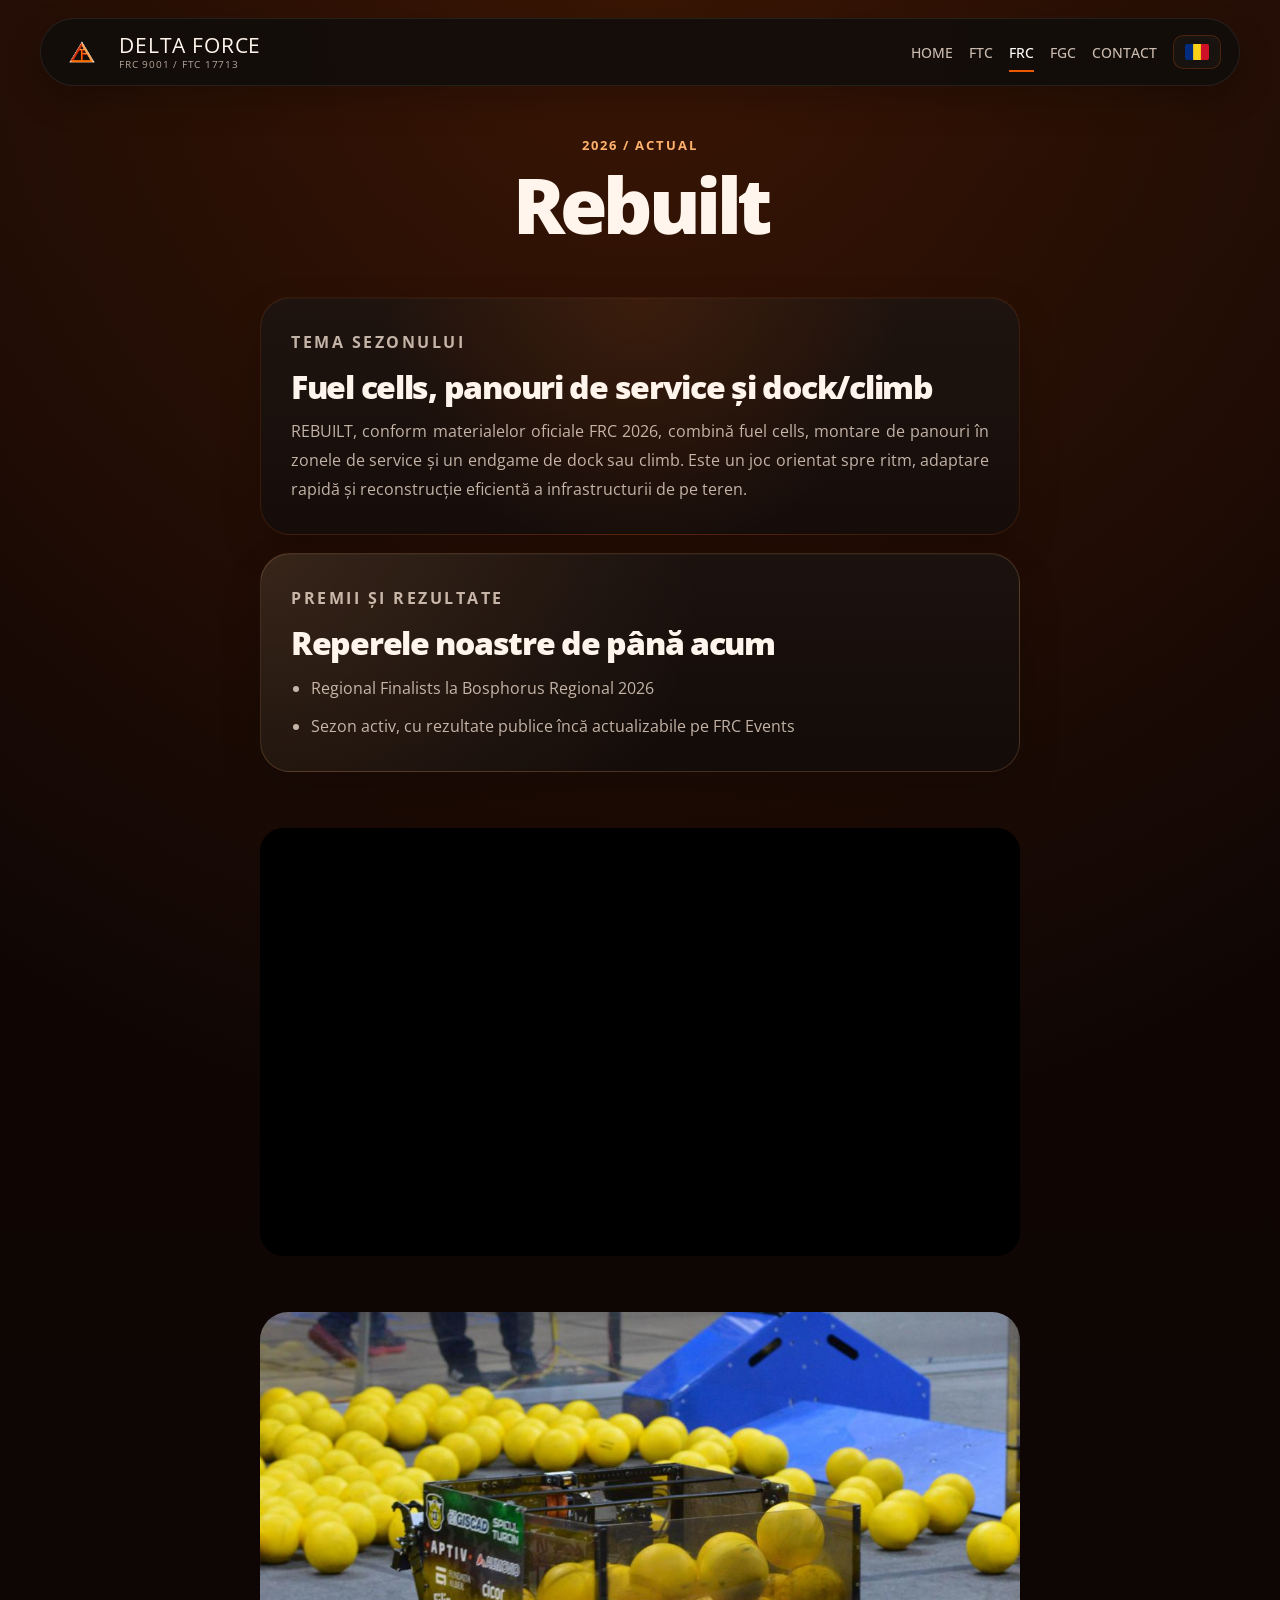
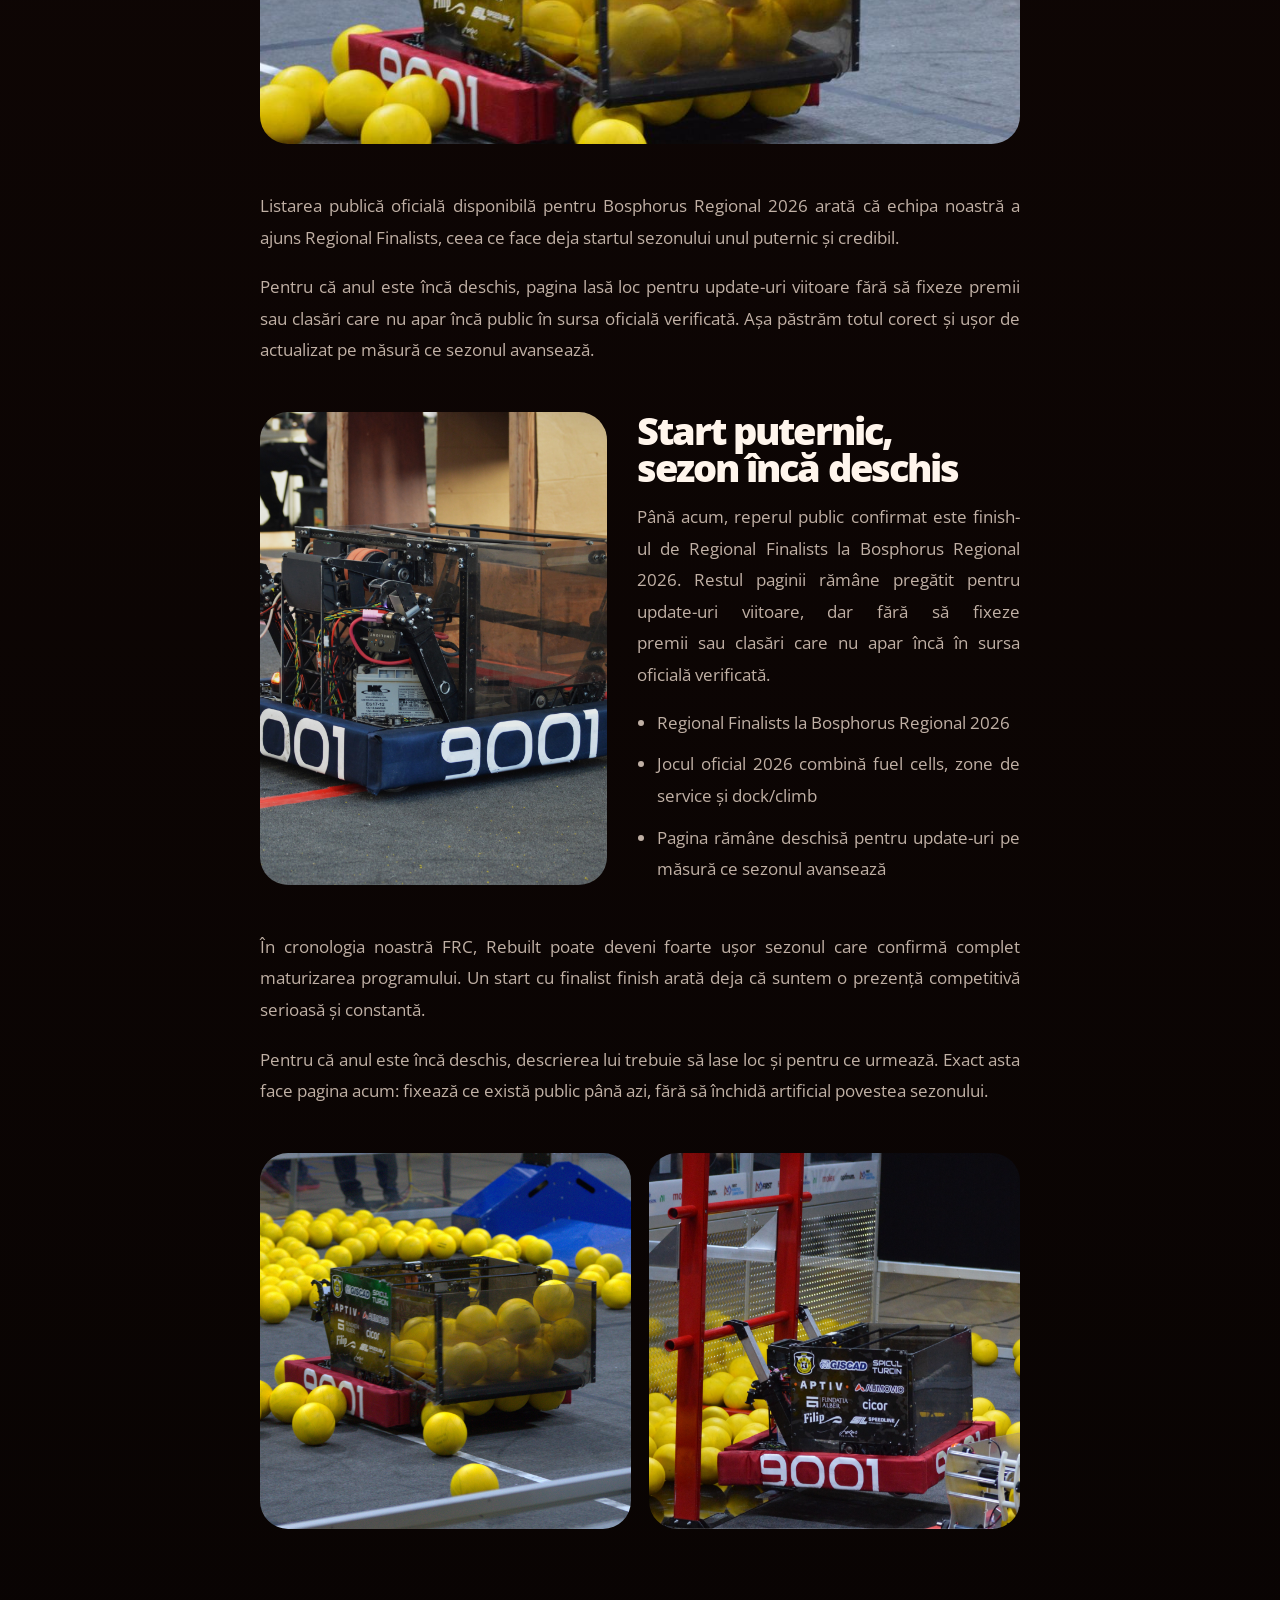
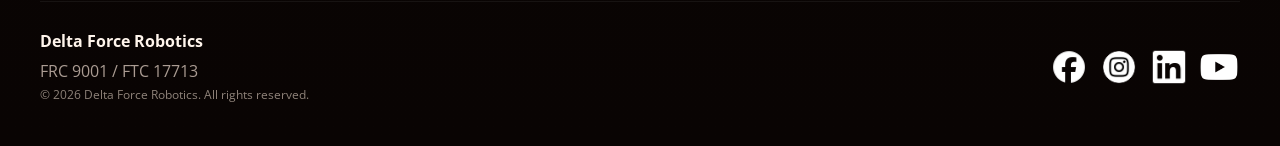
<file: frc-rebuilt.html>
﻿<!DOCTYPE html>
<html lang="ro">
<head>
  <meta charset="UTF-8">
  <meta name="viewport" content="width=device-width, initial-scale=1.0">
  <title>Rebuilt | Delta Force Robotics</title>
  <link rel="preconnect" href="https://fonts.googleapis.com">
  <link rel="preconnect" href="https://fonts.gstatic.com" crossorigin>
  <link href="https://fonts.googleapis.com/css2?family=Open+Sans:wght@300;400;500;600;700;800&display=swap" rel="stylesheet">
  <link rel="stylesheet" href="assets/css/detail-pages.css?v=20260401-footer-center">
</head>
<body>
  <header class="detail-topbar"><div class="detail-topbar-inner"><a class="detail-back" href="index.html#frc">Înapoi la site</a><span class="detail-program">FRC 9001</span></div></header>
  <main class="detail-main">
    <section class="detail-hero">
      <article class="detail-hero-copy"><p class="detail-eyebrow">2026 / Actual</p><h1>Rebuilt</h1><p class="detail-lead">Pagina sezonului actual FRC, pregătită să primească poze, recap, rezultate și orice update nou fără să schimbi structura vizuală de bază.</p><div class="detail-tag-row"><span class="detail-tag">Current season</span><span class="detail-tag">FRC 9001</span><span class="detail-tag">Update-ready</span></div></article>
      <figure class="detail-hero-media"><img src="assets/images/seasons/frc/rebuilt/WhatsApp Image 2026-03-30 at 23.01.54.jpeg" alt="Rebuilt hero"></figure>
    </section>
    <section class="detail-story-grid">
      <article class="detail-story-card"><p class="detail-card-kicker">Overview</p><h2>Pagina sezonului activ</h2><p>Aici poți completa pe parcurs materiale noi, rezultate de competiție, versiuni de robot și cronologia clară a sezonului curent.</p></article>
      <article class="detail-story-card"><p class="detail-card-kicker">Highlights</p><h2>Ce poate intra rapid</h2><ul class="detail-list"><li>imagini după fiecare competiție</li><li>liste de highlights și awards</li><li>recap media și progres tehnic</li></ul></article>
    </section>
    <section class="detail-gallery">
      <div class="detail-gallery-heading"><p class="detail-card-kicker">Galerie</p><h2>Patru sloturi pentru update-uri curente</h2><p>Schimbi placeholder-urile pe măsură ce apare conținut nou, iar pagina rămâne coerentă tot sezonul.</p></div>
      <div class="detail-gallery-grid">
        <article class="detail-gallery-card"><div class="detail-gallery-media"><img src="assets/images/seasons/frc/rebuilt/WhatsApp Image 2026-03-30 at 23.01.54.jpeg" alt="Rebuilt galerie 1"></div><div class="detail-gallery-caption"><strong>Current robot</strong><span>Poză principală actuală.</span></div></article>
        <article class="detail-gallery-card"><div class="detail-gallery-media"><img src="assets/images/seasons/frc/rebuilt/WhatsApp Image 2026-03-30 at 23.08.07 (3).jpeg" alt="Rebuilt galerie 2"></div><div class="detail-gallery-caption"><strong>Competition frame</strong><span>Cadru nou de pe teren.</span></div></article>
        <article class="detail-gallery-card"><div class="detail-gallery-media"><img src="assets/images/seasons/frc/rebuilt/WhatsApp Image 2026-03-30 at 23.08.07 (4).jpeg" alt="Rebuilt galerie 3"></div><div class="detail-gallery-caption"><strong>Build progress</strong><span>Imagine de iterație sau lab.</span></div></article>
        <article class="detail-gallery-card"><div class="detail-gallery-media"><img src="assets/images/seasons/frc/rebuilt/WhatsApp Image 2026-03-30 at 23.08.07 (5).jpeg" alt="Rebuilt galerie 4"></div><div class="detail-gallery-caption"><strong>Team update</strong><span>Moment de echipă sau recap.</span></div></article>
      </div>
    </section>
  </main>
  <footer class="detail-footer"><strong>Delta Force Robotics</strong><span>FRC 9001 current season page</span></footer>
  <script src="assets/js/detail-pages.js?v=20260401-footer-center"></script>
</body>
</html>
</file>
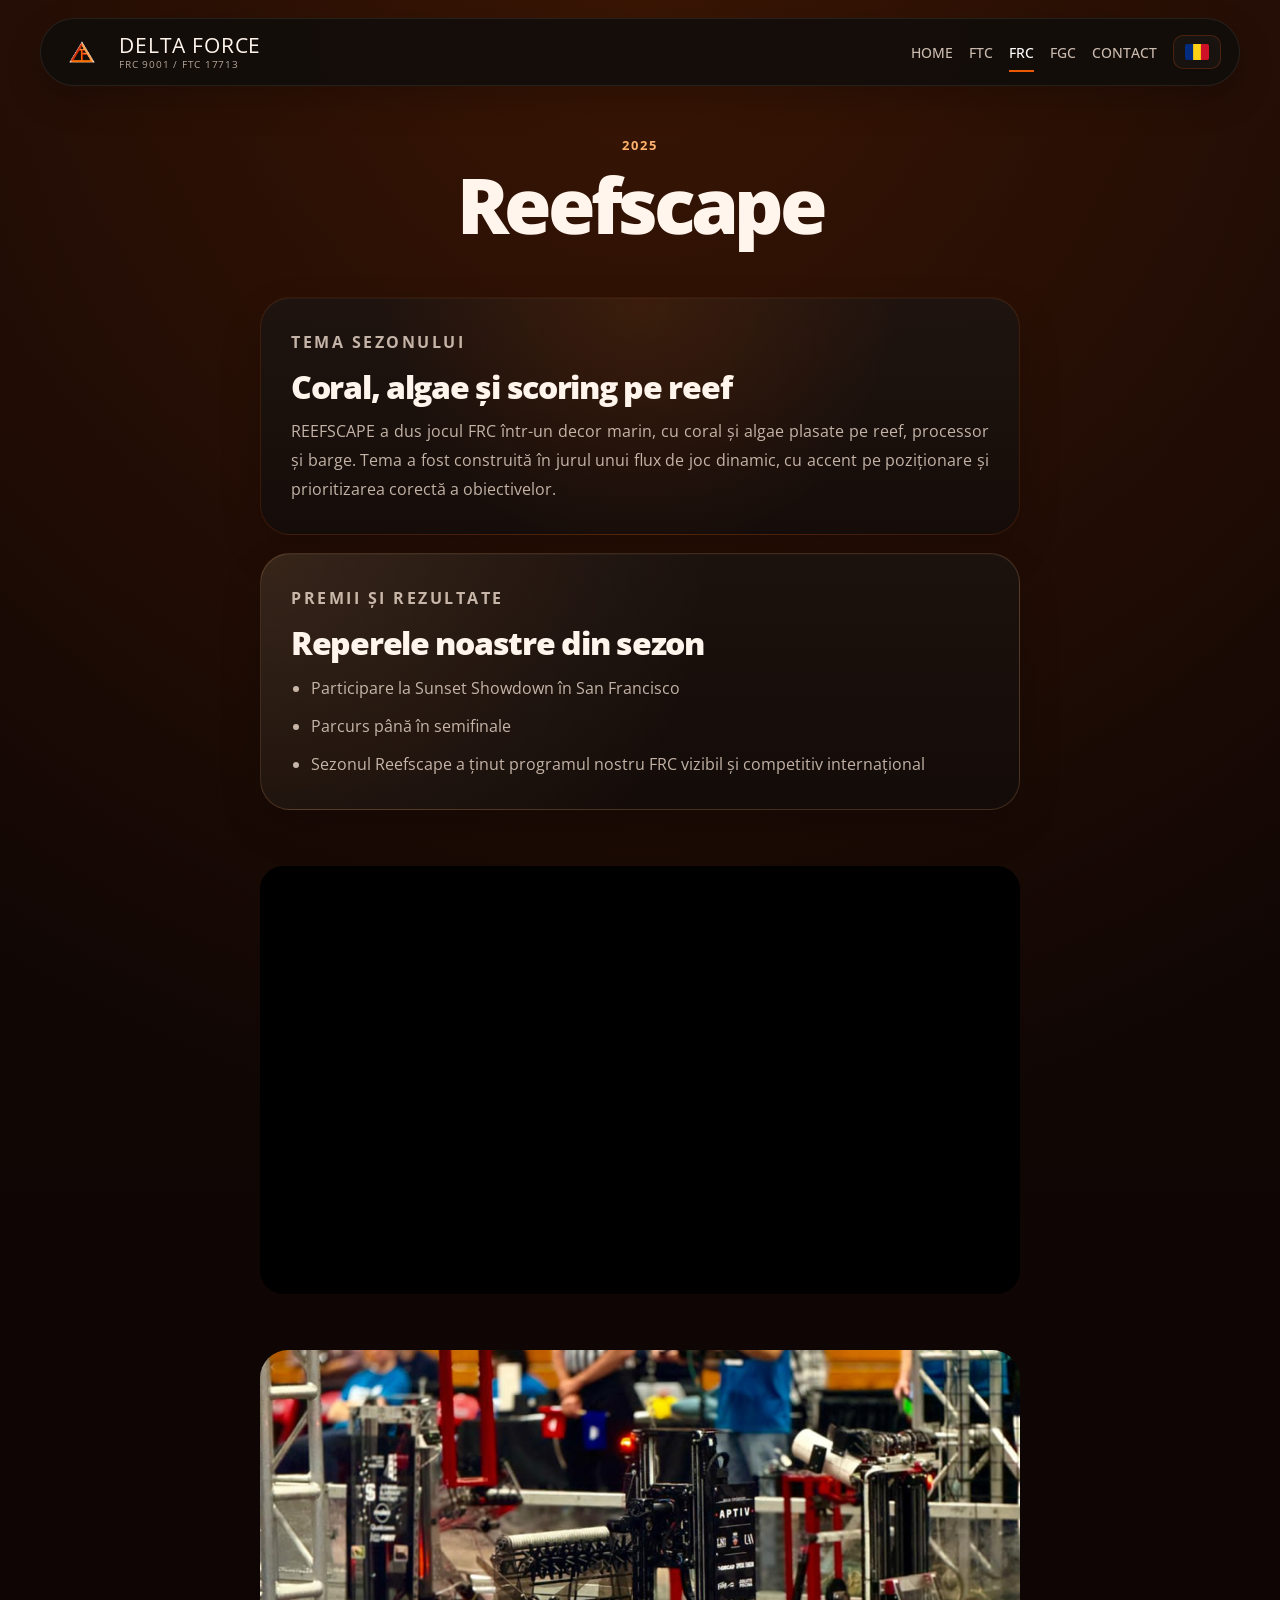
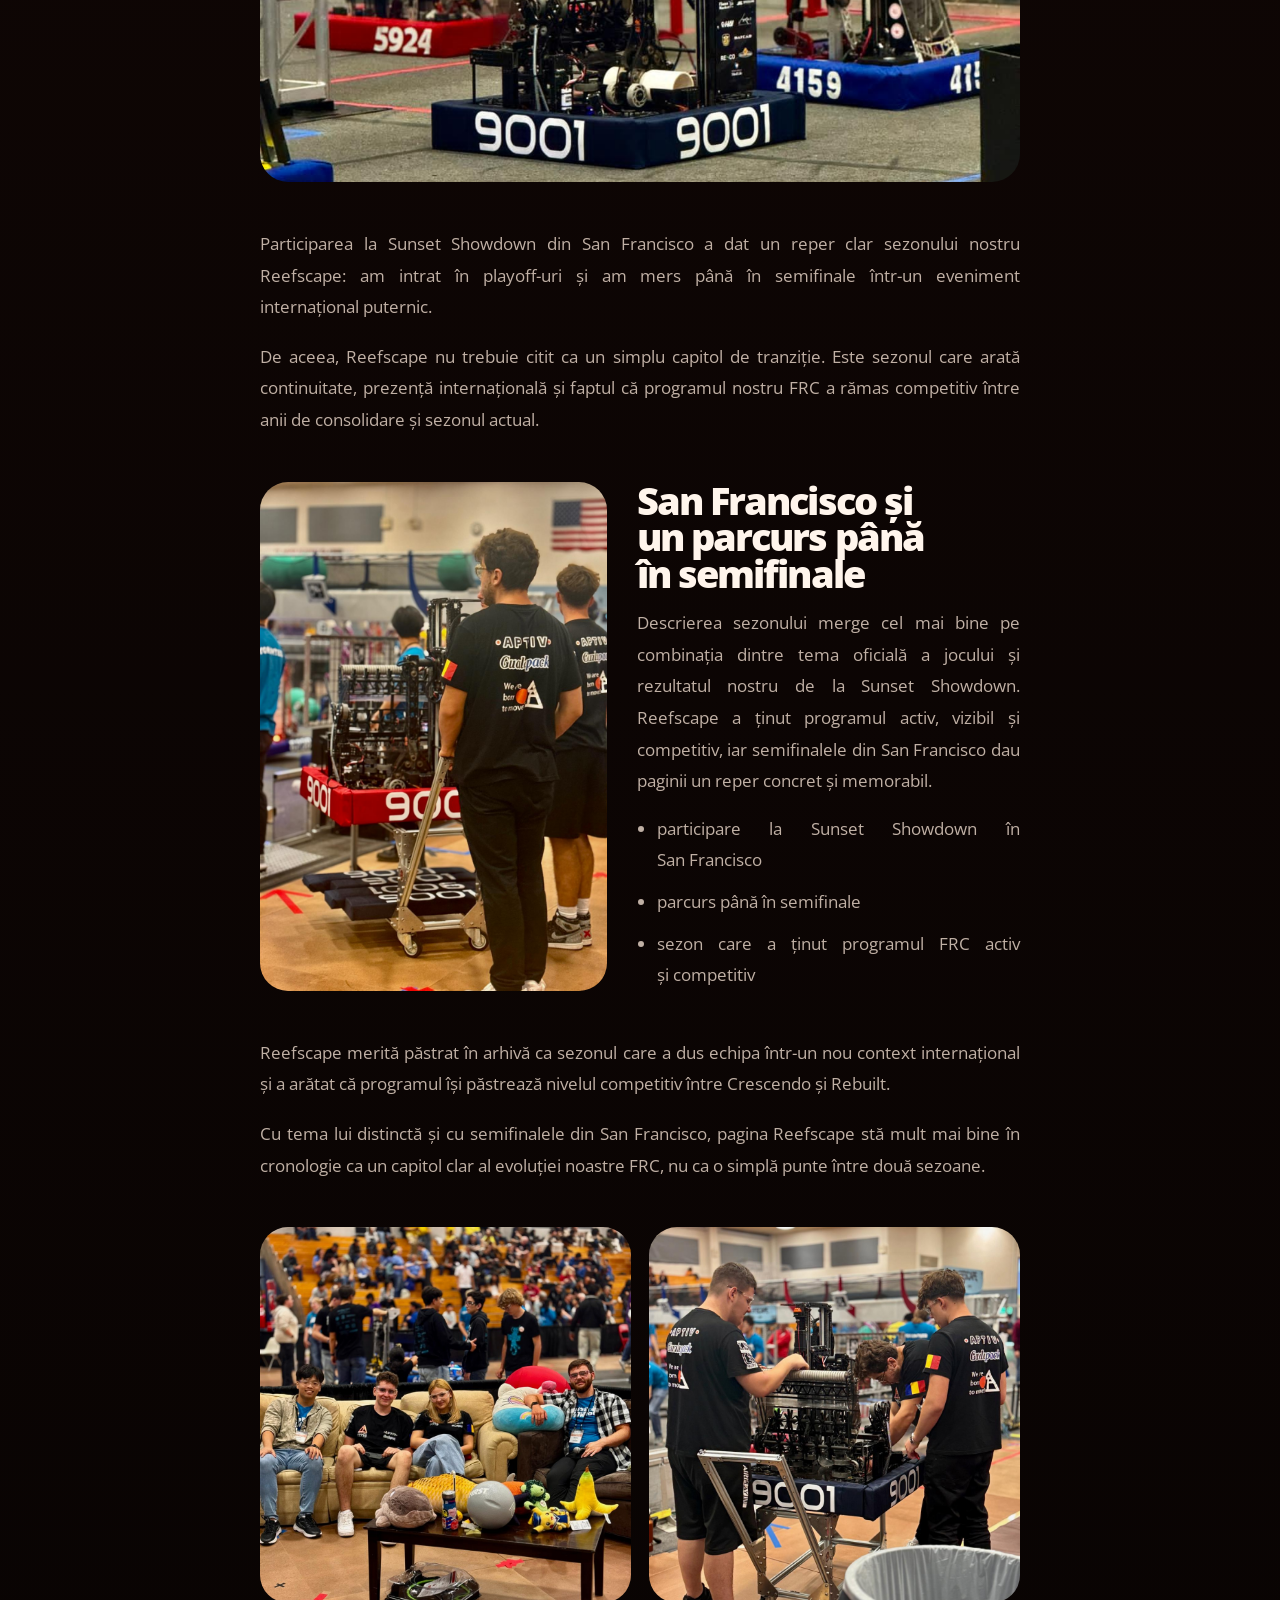
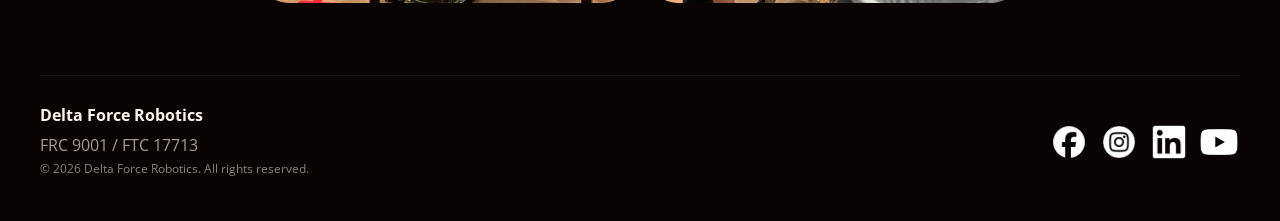
<file: frc-reefscape.html>
﻿<!DOCTYPE html>
<html lang="ro">
<head>
  <meta charset="UTF-8">
  <meta name="viewport" content="width=device-width, initial-scale=1.0">
  <title>Reefscape | Delta Force Robotics</title>
  <link rel="preconnect" href="https://fonts.googleapis.com">
  <link rel="preconnect" href="https://fonts.gstatic.com" crossorigin>
  <link href="https://fonts.googleapis.com/css2?family=Open+Sans:wght@300;400;500;600;700;800&display=swap" rel="stylesheet">
  <link rel="stylesheet" href="assets/css/detail-pages.css?v=20260401-footer-center">
</head>
<body>
  <header class="detail-topbar"><div class="detail-topbar-inner"><a class="detail-back" href="index.html#frc">Inapoi la site</a><span class="detail-program">FRC 9001</span></div></header>
  <main class="detail-main">
    <section class="detail-hero">
      <article class="detail-hero-copy"><p class="detail-eyebrow">2025</p><h1>Reefscape</h1><p class="detail-lead">Structura este gata pentru un sezon cu identitate vizuala puternica, imagini bune si poveste clara, fara sa pierzi materialele importante prin homepage.</p><div class="detail-tag-row"><span class="detail-tag">FRC Archive</span><span class="detail-tag">Reefscape</span><span class="detail-tag">Future-ready</span></div></article>
      <figure class="detail-hero-media"><img src="assets/images/seasons/frc/reefscape/dsad (1).png" alt="Reefscape hero"></figure>
    </section>
    <section class="detail-story-grid">
      <article class="detail-story-card"><p class="detail-card-kicker">Overview</p><h2>Capitolul intermediar</h2><p>Aici poti documenta directia sezonului, cum s-a construit robotul, felul in care ati abordat meciurile si ce vrei sa ramana ca identitate a paginii.</p></article>
      <article class="detail-story-card"><p class="detail-card-kicker">Highlights</p><h2>Idei de continut</h2><ul class="detail-list"><li>imagini de reveal si teren</li><li>rezultate si recap pe etape</li><li>momente bune pentru media</li></ul></article>
    </section>
    <section class="detail-gallery">
      <div class="detail-gallery-heading"><p class="detail-card-kicker">Galerie</p><h2>Patru cadre pentru Reefscape</h2><p>Folosesti aceeasi structura pentru orice combinatie de imagini reale, fara sa te mai atingi de layout.</p></div>
      <div class="detail-gallery-grid">
        <article class="detail-gallery-card"><div class="detail-gallery-media"><img src="assets/images/seasons/frc/reefscape/dsad (1).png" alt="Reefscape galerie 1"></div><div class="detail-gallery-caption"><strong>Reveal</strong><span>Cadru de deschidere pentru sezon.</span></div></article>
        <article class="detail-gallery-card"><div class="detail-gallery-media"><img src="assets/images/seasons/frc/reefscape/dsad (2).png" alt="Reefscape galerie 2"></div><div class="detail-gallery-caption"><strong>Competition</strong><span>Moment de pe teren sau din arenă.</span></div></article>
        <article class="detail-gallery-card"><div class="detail-gallery-media"><img src="assets/images/seasons/frc/reefscape/dsad (3).png" alt="Reefscape galerie 3"></div><div class="detail-gallery-caption"><strong>Lab update</strong><span>Iterație sau detaliu tehnic.</span></div></article>
        <article class="detail-gallery-card"><div class="detail-gallery-media"><img src="assets/images/seasons/frc/reefscape/dsad.png" alt="Reefscape galerie 4"></div><div class="detail-gallery-caption"><strong>Team moment</strong><span>Imagine de echipă sau highlight.</span></div></article>
      </div>
    </section>
  </main>
  <footer class="detail-footer"><strong>Delta Force Robotics</strong><span>FRC 9001 archive page</span></footer>
  <script src="assets/js/detail-pages.js?v=20260401-footer-center"></script>
</body>
</html>
</file>
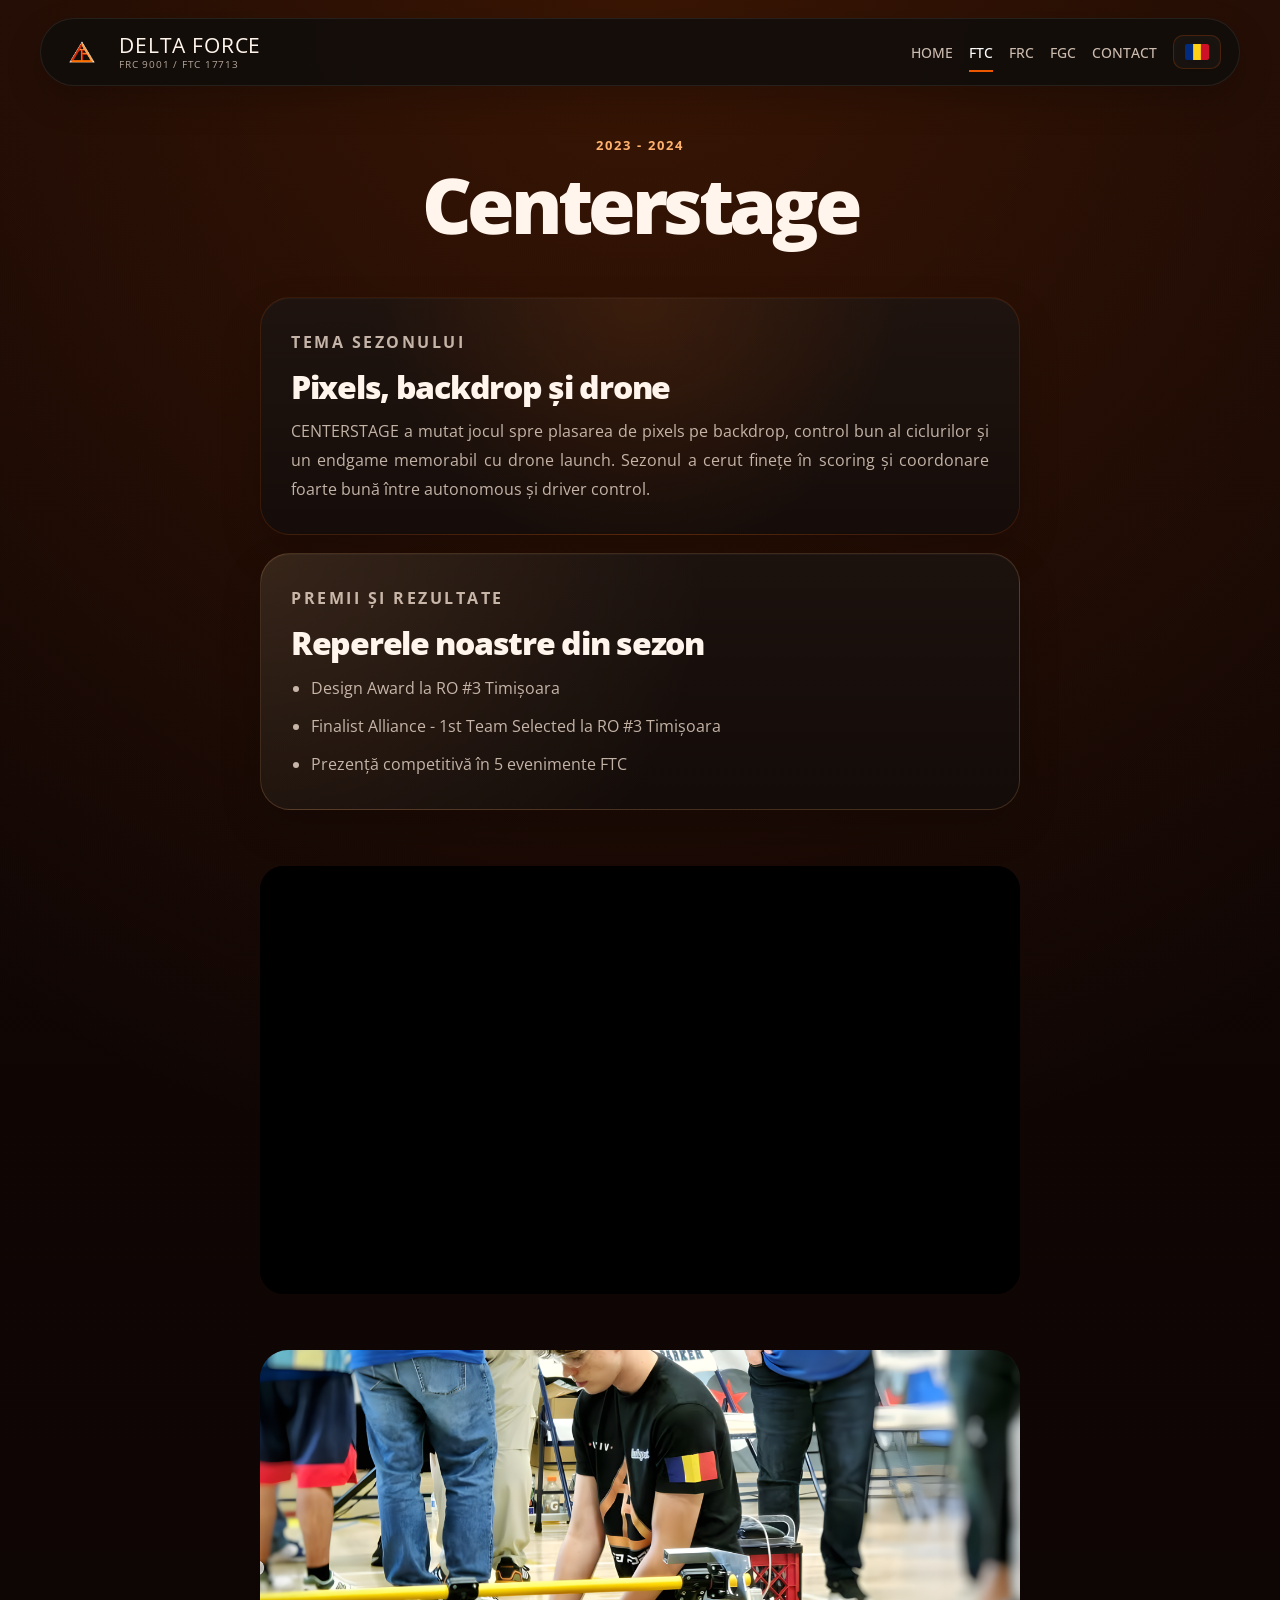
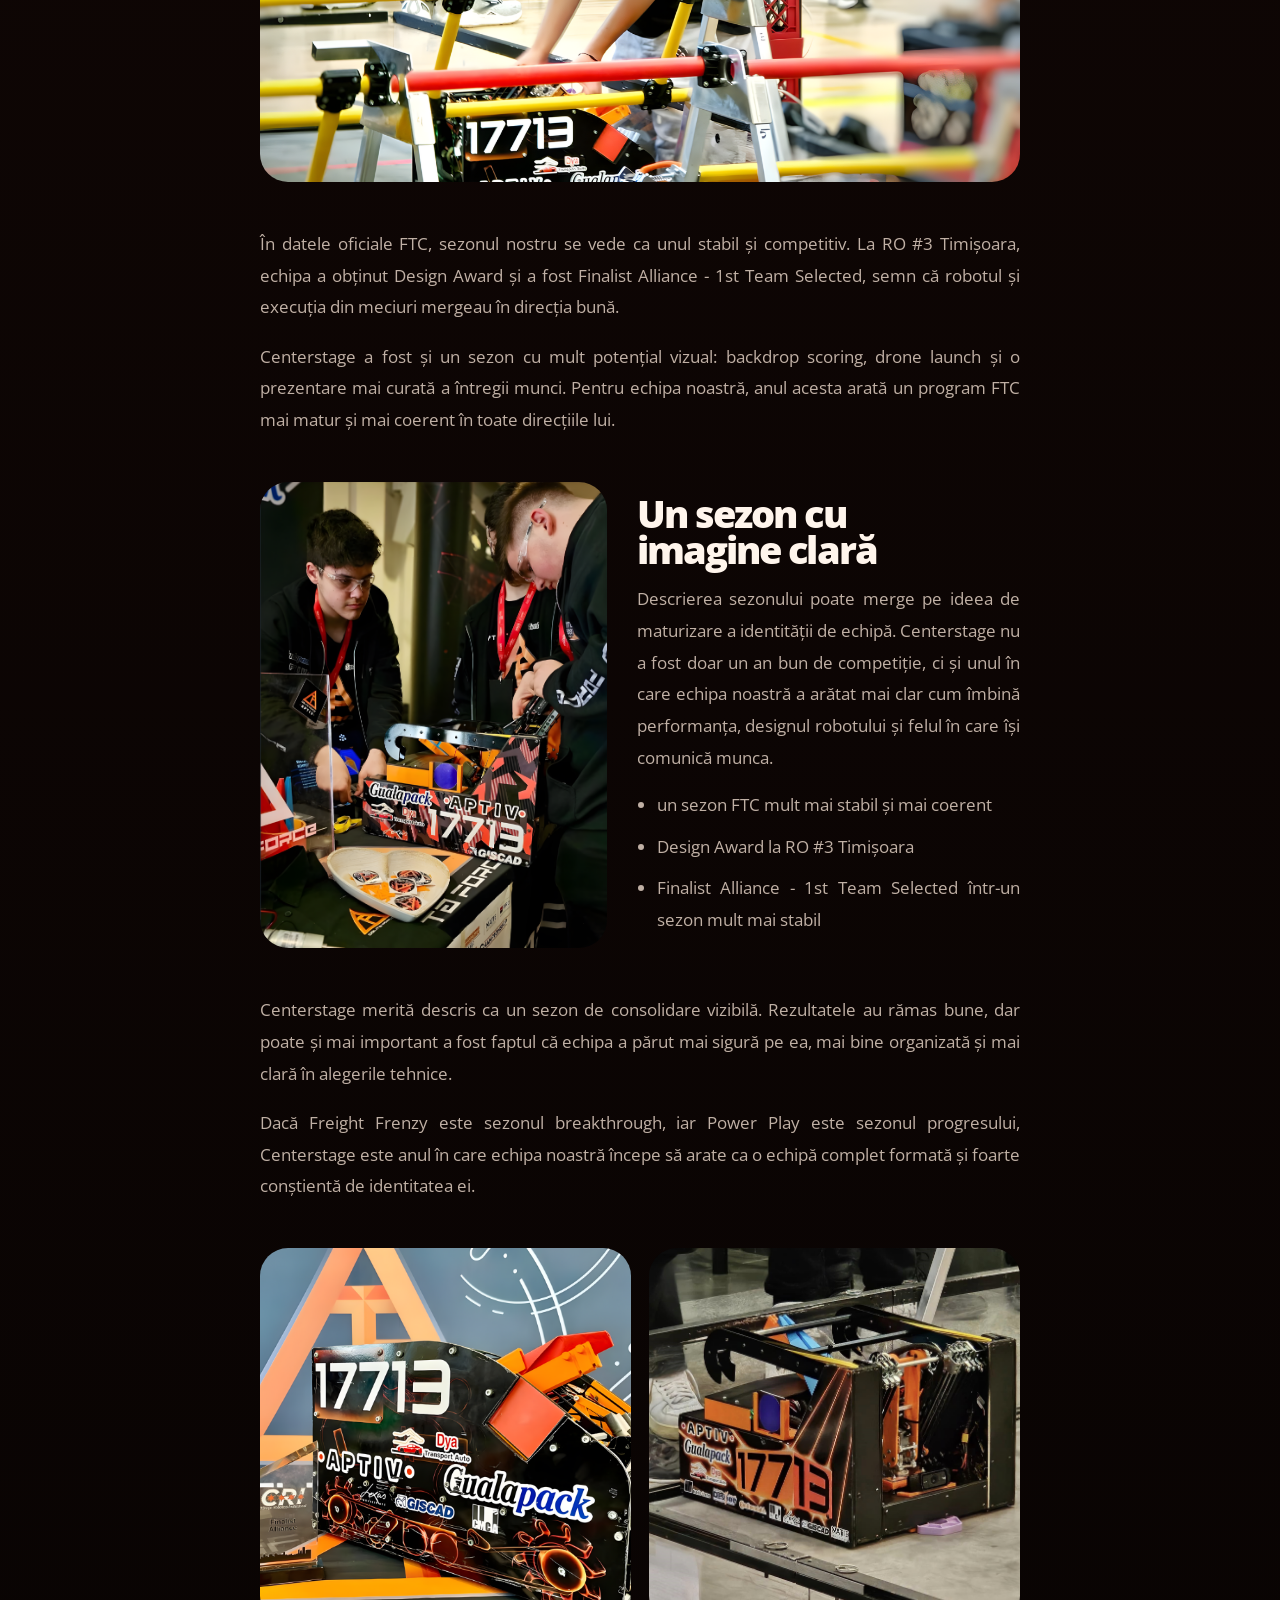
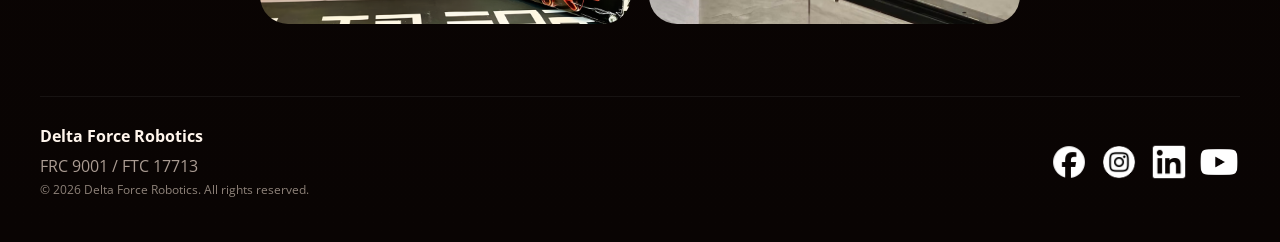
<file: ftc-centerstage.html>
﻿<!DOCTYPE html>
<html lang="ro">
<head>
  <meta charset="UTF-8">
  <meta name="viewport" content="width=device-width, initial-scale=1.0">
  <title>Centerstage | Delta Force Robotics</title>
  <link rel="preconnect" href="https://fonts.googleapis.com">
  <link rel="preconnect" href="https://fonts.gstatic.com" crossorigin>
  <link href="https://fonts.googleapis.com/css2?family=Open+Sans:wght@300;400;500;600;700;800&display=swap" rel="stylesheet">
  <link rel="stylesheet" href="assets/css/detail-pages.css?v=20260401-footer-center">
</head>
<body>
  <header class="detail-topbar"><div class="detail-topbar-inner"><a class="detail-back" href="index.html#ftc">Inapoi la site</a><span class="detail-program">FTC 17713</span></div></header>
  <main class="detail-main">
    <section class="detail-hero">
      <article class="detail-hero-copy"><p class="detail-eyebrow">2023 - 2024</p><h1>Centerstage</h1><p class="detail-lead">Sezonul in care prezentarea, flow-ul de meci si rafinarea parcursului au contat mult, pus acum intr-o pagina separata pentru material vizual si story clar.</p><div class="detail-tag-row"><span class="detail-tag">FTC Archive</span><span class="detail-tag">Centerstage</span><span class="detail-tag">Story page</span></div></article>
      <figure class="detail-hero-media"><img src="assets/images/seasons/ftc/centerstage/poza3.png" alt="Centerstage hero"></figure>
    </section>
    <section class="detail-story-grid">
      <article class="detail-story-card"><p class="detail-card-kicker">Overview</p><h2>Sezon artistic si curat</h2><p>Aici poti aseza povestea robotului, alegerile de design, meciurile importante si tot ce vrei sa evidentiezi din Centerstage.</p></article>
      <article class="detail-story-card"><p class="detail-card-kicker">Highlights</p><h2>Structura ideala</h2><ul class="detail-list"><li>autonomie si endgame</li><li>imagini bune pentru media de sezon</li><li>rezultate si cronologie clara</li></ul></article>
    </section>
    <section class="detail-gallery">
      <div class="detail-gallery-heading"><p class="detail-card-kicker">Galerie</p><h2>Patru cadre gata de inlocuit</h2><p>Placeholder-urile devin usor fotografii reale din competitie, build sau recap de final.</p></div>
      <div class="detail-gallery-grid">
        <article class="detail-gallery-card"><div class="detail-gallery-media"><img src="assets/images/seasons/ftc/centerstage/poza3.png" alt="Centerstage galerie 1"></div><div class="detail-gallery-caption"><strong>Robot portrait</strong><span>Imagine principală de sezon.</span></div></article>
        <article class="detail-gallery-card"><div class="detail-gallery-media"><img src="assets/images/seasons/ftc/centerstage/pozasus.png" alt="Centerstage galerie 2"></div><div class="detail-gallery-caption"><strong>Field scene</strong><span>Cadru de meci sau elemente de joc.</span></div></article>
        <article class="detail-gallery-card"><div class="detail-gallery-media"><img src="assets/images/seasons/ftc/centerstage/poza1.png" alt="Centerstage galerie 3"></div><div class="detail-gallery-caption"><strong>Drive team</strong><span>Moment de echipă la competiție.</span></div></article>
        <article class="detail-gallery-card"><div class="detail-gallery-media"><img src="assets/images/seasons/ftc/centerstage/490020934_1241141231347266_8045885203163806937_n.jpg" alt="Centerstage galerie 4"></div><div class="detail-gallery-caption"><strong>Workshop detail</strong><span>Close-up tehnic sau iterație.</span></div></article>
      </div>
    </section>
  </main>
  <footer class="detail-footer"><strong>Delta Force Robotics</strong><span>FTC 17713 archive page</span></footer>
  <script src="assets/js/detail-pages.js?v=20260401-footer-center"></script>
</body>
</html>
</file>
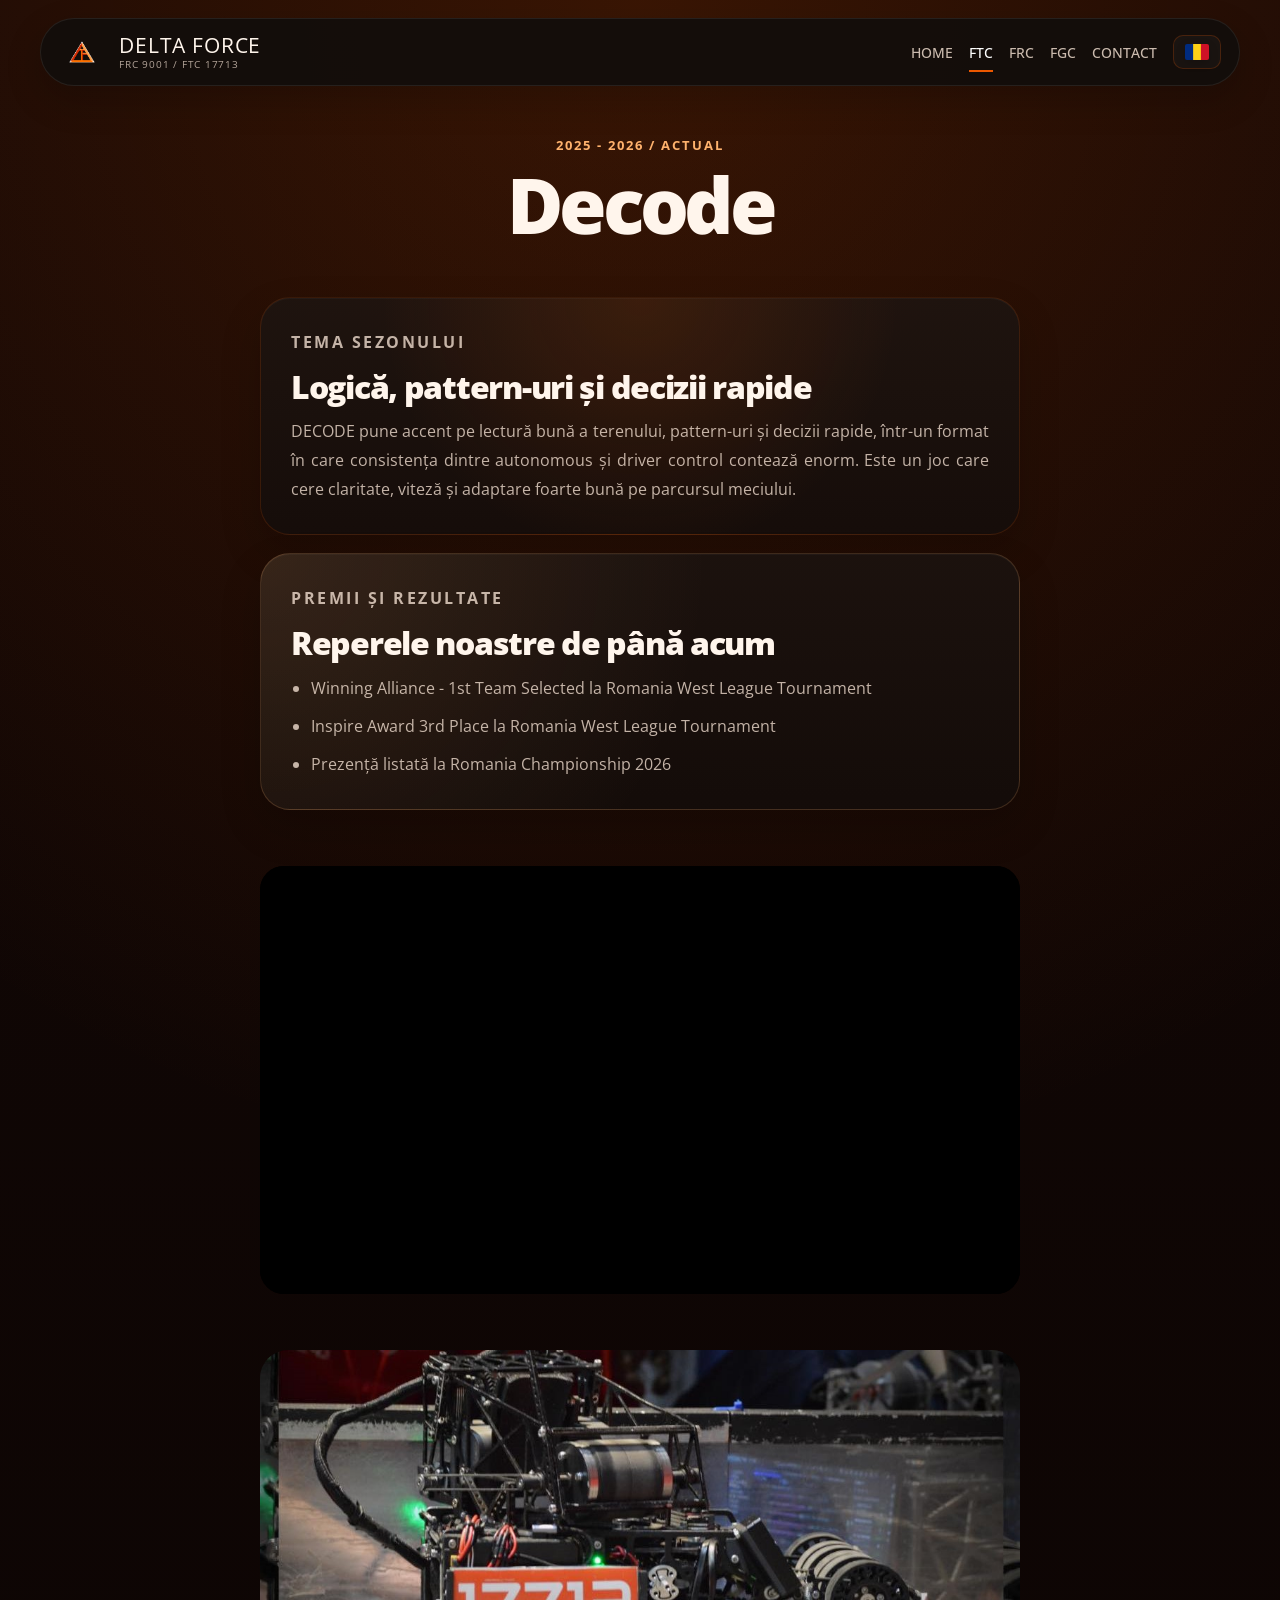
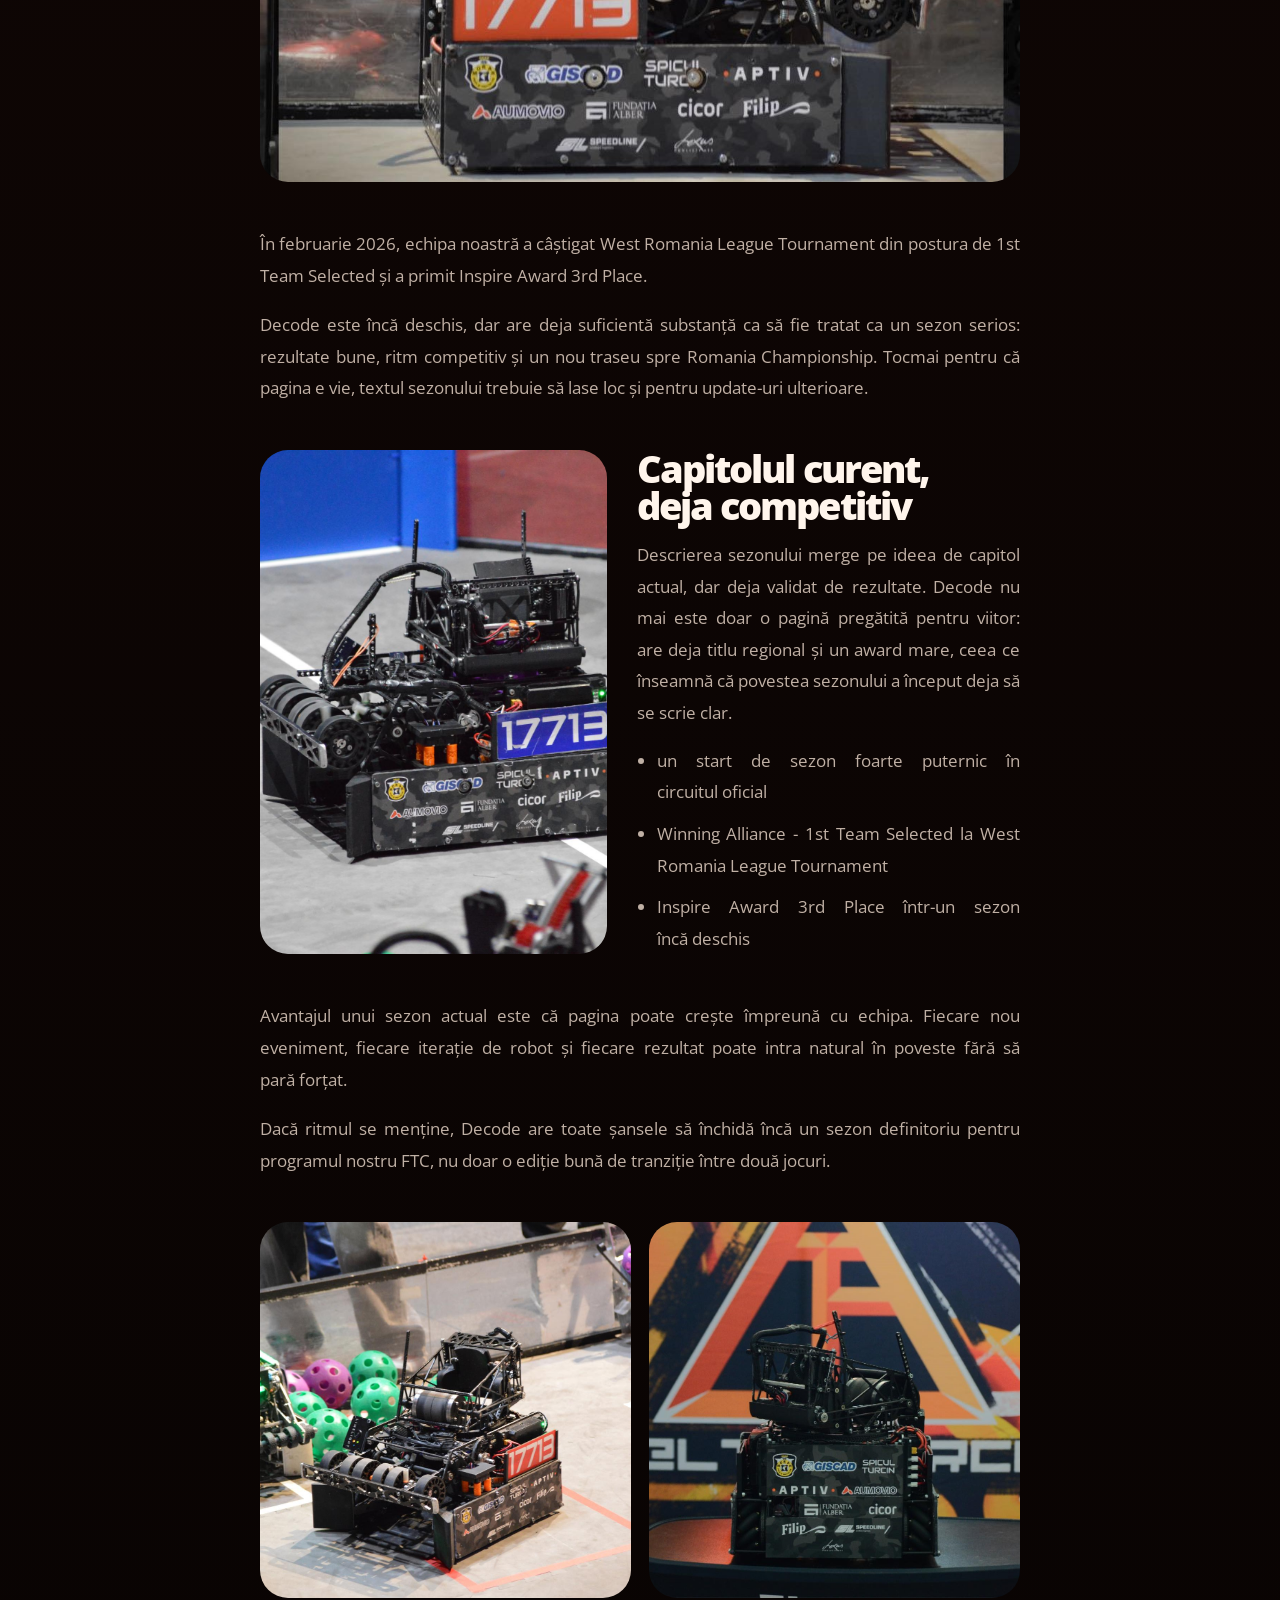
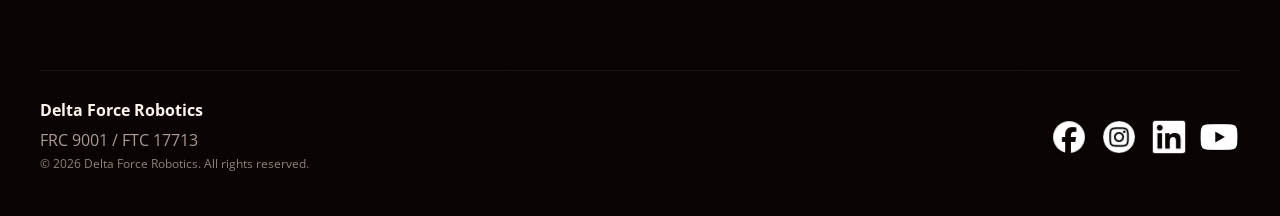
<file: ftc-decode.html>
﻿<!DOCTYPE html>
<html lang="ro">
<head>
  <meta charset="UTF-8">
  <meta name="viewport" content="width=device-width, initial-scale=1.0">
  <title>Decode | Delta Force Robotics</title>
  <link rel="preconnect" href="https://fonts.googleapis.com">
  <link rel="preconnect" href="https://fonts.gstatic.com" crossorigin>
  <link href="https://fonts.googleapis.com/css2?family=Open+Sans:wght@300;400;500;600;700;800&display=swap" rel="stylesheet">
  <link rel="stylesheet" href="assets/css/detail-pages.css?v=20260401-footer-center">
</head>
<body>
  <header class="detail-topbar"><div class="detail-topbar-inner"><a class="detail-back" href="index.html#ftc">Înapoi la site</a><span class="detail-program">FTC 17713</span></div></header>
  <main class="detail-main">
    <section class="detail-hero">
      <article class="detail-hero-copy"><p class="detail-eyebrow">2025 - 2026 / Actual</p><h1>Decode</h1><p class="detail-lead">Capitolul actual FTC, pregătit ca pagină activă unde poți completa treptat pozele, rezultatele și recap-ul sezonului pe măsură ce apar.</p><div class="detail-tag-row"><span class="detail-tag">Current season</span><span class="detail-tag">FTC Archive</span><span class="detail-tag">Live-ready layout</span></div></article>
      <figure class="detail-hero-media"><img src="assets/images/seasons/ftc/decode/656304203_1547461490715237_4511597264223828386_n.jpg" alt="Decode hero"></figure>
    </section>
    <section class="detail-story-grid">
      <article class="detail-story-card"><p class="detail-card-kicker">Overview</p><h2>Pagina sezonului actual</h2><p>Aici poți actualiza constant cronologia competiției, ce s-a schimbat la robot, momentele importante și rezultatele pe care vrei să le vezi centralizate.</p></article>
      <article class="detail-story-card"><p class="detail-card-kicker">Highlights</p><h2>Ce poate intra rapid</h2><ul class="detail-list"><li>poze noi după fiecare competiție</li><li>scurt recap per event</li><li>video, awards și statistici</li></ul></article>
    </section>
    <section class="detail-gallery">
      <div class="detail-gallery-heading"><p class="detail-card-kicker">Galerie</p><h2>Patru sloturi pentru update-uri</h2><p>Placeholder-urile sunt pregătite pentru conținut nou, astfel încât pagina să poată crește pe parcursul sezonului.</p></div>
      <div class="detail-gallery-grid">
        <article class="detail-gallery-card"><div class="detail-gallery-media"><img src="assets/images/seasons/ftc/decode/656427074_1547461567381896_8806735372544043729_n.jpg" alt="Decode galerie 1"></div><div class="detail-gallery-caption"><strong>Launch frame</strong><span>Prima imagine importantă a sezonului.</span></div></article>
        <article class="detail-gallery-card"><div class="detail-gallery-media"><img src="assets/images/seasons/ftc/decode/657058095_1547461434048576_7836651942840798479_n.jpg" alt="Decode galerie 2"></div><div class="detail-gallery-caption"><strong>Competition recap</strong><span>Cadru pentru competiție sau meci.</span></div></article>
        <article class="detail-gallery-card"><div class="detail-gallery-media"><img src="assets/images/seasons/ftc/decode/657751376_1547461387381914_2996004331729914204_n.jpg" alt="Decode galerie 3"></div><div class="detail-gallery-caption"><strong>Iteration moment</strong><span>Poză din lab sau din build.</span></div></article>
        <article class="detail-gallery-card"><div class="detail-gallery-media"><img src="assets/images/seasons/ftc/decode/656304203_1547461490715237_4511597264223828386_n.jpg" alt="Decode galerie 4"></div><div class="detail-gallery-caption"><strong>Team update</strong><span>Imagine cu echipa sau podium.</span></div></article>
      </div>
    </section>
  </main>
  <footer class="detail-footer"><strong>Delta Force Robotics</strong><span>FTC 17713 current season page</span></footer>
  <script src="assets/js/detail-pages.js?v=20260401-footer-center"></script>
</body>
</html>
</file>
<file: assets/css/styles.css>
:root {
  --font-display: "Open Sans", sans-serif;
  --font-body: "Open Sans", sans-serif;
  --bg: #090403;
  --bg-soft: #120705;
  --bg-deep: #190905;
  --overview-top: #b64a12;
  --overview-top-rgb: 182, 74, 18;
  --overview-surface: #8f3409;
  --overview-surface-rgb: 143, 52, 9;
  --surface: #1d1410;
  --surface-strong: #241913;
  --surface-alt: #2a1d15;
  --line: rgba(255, 255, 255, 0.08);
  --line-accent: rgba(236, 88, 0, 0.28);
  --line-accent-strong: rgba(236, 88, 0, 0.52);
  --text: #fff5ec;
  --muted: rgba(255, 236, 221, 0.74);
  --muted-strong: rgba(255, 236, 221, 0.9);
  --accent: #ec5800;
  --accent-strong: #ff8a3d;
  --accent-light: #ffb26d;
  --accent-neon: #ffa347;
  --shadow: 0 18px 44px rgba(0, 0, 0, 0.24);
  --radius: 22px;
  --radius-sm: 16px;
  --container: min(1200px, calc(100vw - 40px));
  --section-padding-top: 96px;
  --section-padding-bottom: 72px;
}

* {
  box-sizing: border-box;
}

html {
  scroll-behavior: smooth;
}

[id] {
  scroll-margin-top: 110px;
}

body {
  margin: 0;
  min-height: 100vh;
  overflow-x: hidden;
  font-family: var(--font-body);
  color: var(--text);
  background:
    radial-gradient(circle at 12% 0%, rgba(255, 178, 109, 0.24), transparent 28%),
    radial-gradient(circle at 86% 14%, rgba(255, 140, 61, 0.14), transparent 24%),
    radial-gradient(circle at 52% 74%, rgba(255, 178, 109, 0.08), transparent 30%),
    linear-gradient(180deg, rgba(255, 161, 87, 0.07) 0%, rgba(255, 161, 87, 0.02) 34%, rgba(255, 161, 87, 0) 100%),
    linear-gradient(180deg, #090302 0%, #120604 30%, #150805 68%, #090302 100%);
}

body::before {
  content: "";
  position: fixed;
  inset: 0;
  pointer-events: none;
  opacity: 1;
  background:
    radial-gradient(circle at 18% 8%, rgba(255, 255, 255, 0.02), transparent 18%),
    radial-gradient(circle at 78% 68%, rgba(255, 178, 109, 0.05), transparent 24%);
}

body.is-loading {
  overflow: hidden;
}

body.is-loading .topbar,
body.is-loading main,
body.is-loading .footer,
body.is-loading .support-popup {
  visibility: hidden;
}

a {
  color: inherit;
  text-decoration: none;
}

button {
  font: inherit;
}

img {
  display: block;
  max-width: 100%;
}

strong {
  font-weight: 700;
}

.scroll-progress {
  position: fixed;
  inset: 0 auto auto 0;
  z-index: 60;
  width: 0;
  height: 3px;
  background: linear-gradient(90deg, #b63f00, var(--accent), var(--accent-strong));
  box-shadow: 0 0 20px rgba(236, 88, 0, 0.34);
}

.site-loader {
  position: fixed;
  inset: 0;
  z-index: 120;
  display: grid;
  place-items: center;
  overflow: hidden;
  background:
    radial-gradient(circle at 12% 0%, rgba(255, 178, 109, 0.24), transparent 28%),
    radial-gradient(circle at 86% 14%, rgba(255, 140, 61, 0.14), transparent 24%),
    radial-gradient(circle at 52% 74%, rgba(255, 178, 109, 0.08), transparent 30%),
    linear-gradient(180deg, rgba(255, 161, 87, 0.07) 0%, rgba(255, 161, 87, 0.02) 34%, rgba(255, 161, 87, 0) 100%),
    linear-gradient(180deg, #090302 0%, #120604 30%, #150805 68%, #090302 100%);
  opacity: 1;
  visibility: visible;
  transition: opacity 520ms ease, visibility 0s linear 520ms;
}

.site-loader.is-hidden {
  opacity: 0;
  visibility: hidden;
}

.site-loader-core {
  position: relative;
  z-index: 1;
  width: min(360px, calc(100vw - 40px));
  display: grid;
  justify-items: center;
  text-align: center;
}

.site-loader-brandmark {
  position: relative;
  width: min(250px, 58vw);
  aspect-ratio: 1 / 1;
  display: grid;
  place-items: center;
}

.site-loader-brandmark::before {
  content: "";
  position: absolute;
  inset: 10%;
  border-radius: 999px;
  background: radial-gradient(circle at center, rgba(255, 245, 236, 0.62) 0%, rgba(255, 245, 236, 0.14) 48%, transparent 76%);
  filter: blur(22px);
}

.site-loader-logo {
  position: relative;
  z-index: 1;
  width: 100%;
  height: auto;
  object-fit: contain;
  filter: drop-shadow(0 18px 26px rgba(83, 20, 0, 0.24));
  animation: loader-logo-pulse 1.18s ease-in-out infinite;
}

.topbar {
  position: fixed;
  inset: 0 0 auto;
  z-index: 50;
  padding: 18px 0;
  opacity: 1;
  transform: translateY(0);
  pointer-events: auto;
  transition:
    opacity 260ms ease,
    transform 260ms ease,
    padding 220ms ease;
}

.topbar.is-visible {
  opacity: 1;
  transform: translateY(0);
  pointer-events: auto;
}

.topbar.is-scrolled {
  padding: 10px 0;
}

.nav-shell {
  width: var(--container);
  margin: 0 auto;
  padding: 10px 18px;
  display: flex;
  align-items: center;
  justify-content: space-between;
  gap: 16px;
  border: 1px solid var(--line);
  border-radius: 999px;
  background: rgba(19, 14, 11, 0.96);
  box-shadow: 0 14px 36px rgba(0, 0, 0, 0.2);
  transition:
    transform 220ms ease,
    border-color 220ms ease,
    background 220ms ease;
}

.topbar.is-scrolled .nav-shell {
  background: rgba(22, 16, 13, 0.98);
  border-color: rgba(236, 88, 0, 0.18);
  transform: translateY(4px);
}

.brand {
  display: inline-flex;
  align-items: center;
  gap: 14px;
  min-width: 0;
}

.brand-logo {
  width: 46px;
  height: 46px;
  flex-shrink: 0;
  object-fit: contain;
}

.brand-copy {
  display: inline-flex;
  flex-direction: column;
  justify-content: center;
  gap: 4px;
  min-width: 0;
  line-height: 1;
}

.brand-copy strong,
.brand-copy small {
  font-family: var(--font-display);
  text-transform: uppercase;
}

.brand-copy strong {
  font-size: 1.32rem;
  font-weight: normal;
  letter-spacing: 0.04em;
  color: var(--text);
}

.brand-copy small {
  font-size: 0.62rem;
  letter-spacing: 0.08em;
  color: rgba(255, 236, 221, 0.68);
}

.nav-links,
.footer-links,
.tag-row,
.global-points {
  display: flex;
  flex-wrap: wrap;
  gap: 12px;
}

.nav-links {
  flex: 1 1 auto;
  align-items: center;
  justify-content: flex-end;
  flex-wrap: nowrap;
  gap: 16px;
  min-width: 0;
}

.nav-links a,
.footer-links a {
  position: relative;
  color: rgba(255, 236, 221, 0.78);
  transition: color 180ms ease;
}

.nav-links a {
  font-family: var(--font-display);
  font-size: 0.86rem;
  font-weight: 500;
  white-space: nowrap;
  text-transform: uppercase;
}

.language-toggle {
  display: inline-flex;
  align-items: center;
  justify-content: center;
  width: 48px;
  height: 34px;
  padding: 4px;
  border: 1px solid rgba(236, 88, 0, 0.22);
  border-radius: 10px;
  background: rgba(255, 255, 255, 0.03);
  color: #ffffff;
  line-height: 1;
  transition:
    border-color 180ms ease,
    background 180ms ease,
    transform 180ms ease;
}

.language-toggle:hover {
  border-color: rgba(255, 163, 71, 0.58);
  background: rgba(255, 163, 71, 0.08);
  transform: translateY(-1px);
}

.language-toggle:focus-visible {
  outline: 2px solid var(--accent-light);
  outline-offset: 3px;
}

.language-flag-image {
  width: 24px;
  height: 16px;
  border-radius: 2px;
  object-fit: cover;
  display: block;
  box-shadow: 0 3px 10px rgba(0, 0, 0, 0.18);
}

.nav-links a::after,
.footer-links a::after {
  content: "";
  position: absolute;
  left: 0;
  bottom: -10px;
  width: 100%;
  height: 2px;
  background: var(--accent);
  transform: scaleX(0);
  transform-origin: left;
  transition: transform 180ms ease;
}

.nav-links a:hover,
.nav-links a.is-active,
.footer-links a:hover {
  color: #ffffff;
}

.nav-links a:hover::after,
.nav-links a.is-active::after,
.footer-links a:hover::after {
  transform: scaleX(1);
}

.nav-toggle {
  display: none;
  align-items: center;
  justify-content: center;
  flex-direction: column;
  gap: 6px;
  width: 48px;
  height: 48px;
  border: 1px solid var(--line);
  border-radius: 14px;
  background: transparent;
  color: var(--text);
  cursor: pointer;
}

.nav-toggle span {
  width: 22px;
  height: 2px;
  border-radius: 999px;
  background: currentColor;
  transition: transform 180ms ease, opacity 180ms ease;
}

.nav-toggle[aria-expanded="true"] span:first-child {
  transform: translateY(4px) rotate(45deg);
}

.nav-toggle[aria-expanded="true"] span:last-child {
  transform: translateY(-4px) rotate(-45deg);
}

.hero,
.section {
  position: relative;
  isolation: isolate;
}

.hero {
  min-height: 100vh;
  padding: 120px 20px 64px;
  display: grid;
  place-items: center;
  overflow: hidden;
  margin-bottom: 0;
  background: var(--bg);
}

.hero-video,
.hero-overlay {
  position: absolute;
  inset: 0;
}

.hero-video {
  width: 100%;
  height: 100%;
  object-fit: cover;
  filter: blur(8px) saturate(1) brightness(0.78);
  transform: scale(1.08);
}

.hero-overlay {
  background:
    linear-gradient(
      180deg,
      rgba(8, 5, 4, 0.08) 0%,
      rgba(10, 6, 4, 0.14) 24%,
      rgba(12, 7, 5, 0.26) 48%,
      rgba(18, 9, 5, 0.42) 66%,
      rgba(24, 11, 5, 0.62) 82%,
      rgba(9, 4, 3, 0.86) 100%
    ),
    radial-gradient(circle at 50% 28%, rgba(255, 178, 109, 0.18), transparent 38%);
}

.hero::after {
  content: "";
  position: absolute;
  left: 0;
  right: 0;
  bottom: 0;
  height: 3px;
  z-index: 2;
  background: linear-gradient(90deg, rgba(255, 163, 71, 0.7), var(--accent-neon), rgba(255, 163, 71, 0.7));
  box-shadow: 0 0 14px rgba(255, 163, 71, 0.55), 0 0 28px rgba(255, 163, 71, 0.22);
}

.hero-content,
.hero-scroll {
  position: relative;
  z-index: 2;
}

.hero-content {
  width: min(760px, 100%);
  display: flex;
  flex-direction: column;
  align-items: center;
  text-align: center;
}

.hero-logo-shell {
  display: flex;
  align-items: center;
  justify-content: center;
  margin-bottom: -10px;
}

.hero-logo-image {
  width: 720px;
  max-width: 92vw;
  height: auto;
  object-fit: contain;
}

.hero-kicker,
.eyebrow,
.program-label,
.season-year,
.season-badge {
  font-size: 0.78rem;
  letter-spacing: 0.16em;
  text-transform: uppercase;
}

.hero-kicker,
.eyebrow {
  color: rgba(255, 236, 221, 0.64);
}

.eyebrow {
  margin: 0;
}

.hero-type-line,
.hero-type-static,
.hero-type-dynamic {
  font-family: var(--font-display);
}

.hero-type-line {
  margin: 0;
  min-height: 40px;
  display: inline-flex;
  align-items: center;
  justify-content: center;
  gap: 12px;
  flex-wrap: nowrap;
  font-size: clamp(1.6rem, 3vw, 2.5rem);
  font-weight: 800;
  color: rgba(255, 255, 255, 0.98);
  white-space: nowrap;
}

.hero-type-static {
  flex: 0 0 auto;
}

.hero-type-dynamic {
  display: inline-block;
  width: fit-content;
  min-width: 0;
  padding-right: 6px;
  color: var(--accent-strong);
  text-align: left;
  white-space: nowrap;
  border-right: 3px solid currentColor;
  animation: blink 0.8s steps(1) infinite;
}

.section {
  width: var(--container);
  margin: 0 auto;
  padding: var(--section-padding-top) 0 var(--section-padding-bottom);
}

.section + .section {
  margin-top: 0;
  padding-top: 86px;
}

.section > * {
  position: relative;
  z-index: 1;
}

.section::before {
  display: none;
}

.section::after {
  display: none;
}

.overview {
  margin-top: 0;
  padding-top: 76px;
  background: transparent;
}

.overview::before {
  content: "";
  position: absolute;
  left: 50%;
  top: 0;
  bottom: 0;
  z-index: 0;
  width: 100vw;
  transform: translateX(-50%);
  pointer-events: none;
  background: rgb(var(--overview-surface-rgb));
}

.overview::after {
  content: none;
}

.about-section {
  padding-bottom: 20px;
}

.about-shell {
  display: grid;
  gap: 28px;
}

.about-header {
  display: grid;
  gap: 14px;
  width: 100%;
  max-width: none;
  justify-items: center;
  text-align: center;
}

.about-header h2 {
  margin: 0;
  max-width: none;
  justify-self: center;
  font-family: var(--font-display);
  font-size: clamp(1.7rem, 3.1vw, 2.55rem);
  font-weight: 400;
  line-height: 1.04;
  letter-spacing: 0.04em;
  text-transform: uppercase;
  white-space: nowrap;
}

.about-body {
  display: grid;
  grid-template-columns: minmax(0, 1.08fr) minmax(320px, 0.68fr);
  gap: 24px;
  align-items: start;
}

.about-team-shot,
.about-robot-shot {
  position: relative;
  margin: 0;
  overflow: hidden;
  border: 1px solid rgba(255, 255, 255, 0.08);
  box-shadow: var(--shadow);
  background: rgba(255, 255, 255, 0.02);
  cursor: zoom-in;
  transition: transform 180ms ease, border-color 180ms ease, box-shadow 180ms ease;
}

.about-team-shot:hover,
.about-team-shot:focus-visible,
.about-robot-shot:hover,
.about-robot-shot:focus-visible {
  border-color: rgba(255, 163, 71, 0.42);
  box-shadow: 0 22px 48px rgba(0, 0, 0, 0.28);
  transform: translateY(-3px);
  outline: none;
}

.about-team-shot {
  height: auto;
  min-height: 0;
  border-radius: 30px;
}

.about-side {
  display: grid;
  grid-template-rows: auto 220px;
  gap: 20px;
  align-content: start;
  min-height: 0;
}

.about-panel {
  display: grid;
  gap: 18px;
  padding: 28px 28px 30px;
  height: 100%;
  border: 1px solid rgba(255, 255, 255, 0.08);
  border-radius: 24px;
  background: rgba(19, 11, 8, 0.84);
  box-shadow: var(--shadow);
}

.about-panel p {
  margin: 0;
  color: var(--muted);
  line-height: 1.84;
}

.about-panel .about-lead {
  color: var(--muted-strong);
  font-size: 1.08rem;
  line-height: 1.72;
}

.about-panel p:not(.about-lead) {
  color: var(--muted);
}

.lightbox {
  position: fixed;
  inset: 0;
  z-index: 120;
  display: grid;
  place-items: center;
  padding: 24px;
  opacity: 0;
  pointer-events: none;
  transition: opacity 180ms ease;
}

.lightbox.is-open {
  opacity: 1;
  pointer-events: auto;
}

.lightbox-backdrop {
  position: absolute;
  inset: 0;
  background: rgba(7, 4, 3, 0.76);
  backdrop-filter: blur(8px);
}

.lightbox-dialog {
  position: relative;
  z-index: 1;
  width: min(1120px, calc(100vw - 48px));
  display: grid;
  gap: 12px;
  padding: 0;
  background: transparent;
}

.lightbox-toolbar {
  display: flex;
  justify-content: flex-end;
}

.lightbox-control {
  padding: 10px 16px;
  border: 1px solid rgba(255, 163, 71, 0.44);
  border-radius: 999px;
  background: rgba(14, 8, 6, 0.56);
  color: var(--text);
  cursor: pointer;
  transition: background 180ms ease, border-color 180ms ease, transform 180ms ease;
}

.lightbox-control:hover,
.lightbox-control:focus-visible {
  border-color: rgba(255, 163, 71, 0.56);
  background: rgba(255, 163, 71, 0.12);
  transform: translateY(-1px);
  outline: none;
}

.lightbox-frame {
  display: grid;
  place-items: center;
  overflow: auto;
  max-height: calc(100vh - 120px);
  padding-top: 10px;
  border-top: 1px solid rgba(255, 163, 71, 0.9);
  background: transparent;
}

.lightbox-image {
  display: block;
  width: auto;
  max-width: 100%;
  max-height: calc(100vh - 160px);
  object-fit: contain;
  border-radius: 18px;
  box-shadow: 0 24px 60px rgba(0, 0, 0, 0.34);
}

body.lightbox-open {
  overflow: hidden;
}

.about-robot-shot {
  height: 220px;
  border-radius: 22px;
}

.about-team-shot img,
.about-robot-shot img {
  width: 100%;
  display: block;
}

.about-team-shot img {
  height: auto;
  object-fit: contain;
}

.about-robot-shot img {
  height: 100%;
  object-fit: cover;
}

.about-team-shot img {
  object-fit: contain;
  object-position: center center;
}

.section-heading {
  max-width: 760px;
  margin-bottom: 34px;
}

.contact-heading {
  max-width: none;
}

.contact-heading-row {
  display: flex;
  align-items: center;
  gap: 18px;
  flex-wrap: wrap;
  margin-bottom: 14px;
}

.section-heading-centered {
  max-width: 960px;
  margin-left: auto;
  margin-right: auto;
  display: grid;
  gap: 10px;
  justify-items: center;
  text-align: center;
}

.section-heading-centered p:last-child {
  max-width: 760px;
}

.section-heading h2,
.contact-card h2 {
  margin: 0 0 14px;
  font-family: var(--font-display);
  font-size: clamp(2rem, 4.6vw, 3.5rem);
  font-weight: 400;
  line-height: 1.04;
  letter-spacing: 0.03em;
  text-transform: uppercase;
}

.contact-heading-row .contact-title {
  margin: 0;
}

.contact-support-link {
  display: inline-flex;
  align-items: center;
  justify-content: center;
  min-height: 52px;
  padding: 0 22px;
  border-radius: 999px;
  border: 1px solid rgba(255, 163, 71, 0.34);
  background: linear-gradient(135deg, rgba(236, 88, 0, 0.96), rgba(255, 143, 42, 0.92));
  color: #fff6ef;
  font-size: 0.92rem;
  font-weight: 800;
  letter-spacing: 0.1em;
  text-transform: uppercase;
  text-decoration: none;
  box-shadow: 0 14px 30px rgba(236, 88, 0, 0.18);
  transition:
    transform 180ms ease,
    box-shadow 180ms ease,
    background 180ms ease,
    border-color 180ms ease;
}

.contact-support-link:hover {
  transform: translateY(-1px);
  background: linear-gradient(135deg, rgba(255, 112, 20, 0.98), rgba(255, 157, 58, 0.94));
  border-color: rgba(255, 163, 71, 0.58);
  box-shadow: 0 18px 34px rgba(236, 88, 0, 0.24);
}

.contact-support-link:focus-visible {
  outline: 2px solid rgba(255, 208, 168, 0.94);
  outline-offset: 4px;
}

.section-heading p:last-child,
.season-card p,
.global-card p,
.contact-card p {
  margin: 0;
  color: var(--muted);
  line-height: 1.8;
}

.program-overview {
  margin-bottom: 28px;
}

.program-overview-card {
  display: grid;
  gap: 22px;
  padding: 30px 32px;
  border: 1px solid rgba(255, 255, 255, 0.09);
  border-radius: 30px;
  background:
    linear-gradient(145deg, rgba(35, 21, 15, 0.92), rgba(16, 10, 8, 0.98)),
    radial-gradient(circle at top left, rgba(255, 169, 94, 0.08), transparent 40%);
  box-shadow: var(--shadow);
}

.program-overview-ftc .program-overview-card {
  border-top-color: rgba(255, 174, 97, 0.54);
}

.program-overview-frc .program-overview-card {
  border-top-color: rgba(255, 119, 78, 0.54);
}

.program-overview-fgc .program-overview-card {
  border-top-color: rgba(115, 180, 255, 0.52);
}

.program-overview-brand {
  position: relative;
  display: grid;
  grid-template-columns: minmax(260px, 340px) minmax(0, 1fr);
  gap: 28px;
  align-items: center;
}

.program-logo-badge {
  position: relative;
  z-index: 1;
  min-height: 168px;
  display: flex;
  align-items: center;
  justify-content: center;
  width: min(100%, 320px);
  margin-inline: auto;
  padding: 0;
  border: 0;
  border-radius: 0;
  background: transparent;
}

.program-logo-badge::before {
  content: "";
  position: absolute;
  left: 50%;
  top: 50%;
  width: min(320px, 100%);
  height: 190px;
  transform: translate(-50%, -50%);
  border-radius: 999px;
  background:
    radial-gradient(circle at center, rgba(255, 218, 179, 0.28) 0%, rgba(255, 167, 105, 0.16) 42%, rgba(255, 167, 105, 0.04) 62%, transparent 78%);
  filter: blur(16px);
  pointer-events: none;
}

.program-overview-fgc .program-logo-badge::before {
  background:
    radial-gradient(circle at center, rgba(184, 223, 255, 0.24) 0%, rgba(92, 164, 255, 0.14) 44%, rgba(92, 164, 255, 0.04) 64%, transparent 80%);
}

.program-logo-image {
  position: relative;
  z-index: 1;
  width: min(100%, 280px);
  border-radius: 0;
  object-fit: contain;
  filter: drop-shadow(0 14px 26px rgba(0, 0, 0, 0.24));
}

.program-copy,
.program-facts {
  position: relative;
  z-index: 1;
}

.program-copy {
  display: grid;
  gap: 10px;
}

.program-eyebrow {
  margin-bottom: 2px;
}

.program-copy h2 {
  margin: 0;
  font-family: var(--font-display);
  font-size: clamp(1.7rem, 3.1vw, 2.55rem);
  font-weight: 400;
  line-height: 1.08;
  letter-spacing: 0.04em;
  text-transform: uppercase;
}

.program-copy p:last-child {
  margin: 0;
  max-width: 52rem;
  color: var(--muted-strong);
  font-size: 1rem;
  line-height: 1.7;
}

.program-facts {
  display: flex;
  flex-wrap: wrap;
  gap: 12px;
  justify-content: center;
}

.program-fact {
  display: inline-flex;
  align-items: center;
  min-height: 44px;
  padding: 10px 16px;
  border: 1px solid rgba(255, 255, 255, 0.08);
  border-radius: 999px;
  background: rgba(255, 255, 255, 0.03);
  color: rgba(255, 245, 236, 0.9);
  font-size: 0.84rem;
  font-weight: 600;
  letter-spacing: 0.06em;
  text-transform: uppercase;
}

.season-carousel {
  --season-card-width: clamp(280px, 31vw, 364px);
  --season-card-height: clamp(390px, 48vw, 482px);
  --season-edge-fade: clamp(22px, 4vw, 46px);
  position: relative;
  isolation: isolate;
  overflow: hidden;
  display: grid;
  gap: 20px;
}

.season-carousel::before,
.season-carousel::after {
  display: none;
}

.season-track {
  display: flex;
  gap: 18px;
  align-items: flex-start;
  position: relative;
  z-index: 1;
  overflow-x: auto;
  padding-inline: var(--season-edge-fade);
  padding-bottom: 6px;
  scroll-snap-type: x mandatory;
  scroll-padding-inline: var(--season-edge-fade);
  scrollbar-width: none;
  -webkit-mask-image: linear-gradient(90deg, transparent 0%, #000 var(--season-edge-fade), #000 calc(100% - var(--season-edge-fade)), transparent 100%);
  mask-image: linear-gradient(90deg, transparent 0%, #000 var(--season-edge-fade), #000 calc(100% - var(--season-edge-fade)), transparent 100%);
}

.season-track::-webkit-scrollbar {
  display: none;
}

.season-card,
.global-card,
.contact-card {
  position: relative;
  border: 1px solid var(--line);
  border-top-color: rgba(236, 88, 0, 0.3);
  border-radius: var(--radius);
  background: var(--surface);
  box-shadow: var(--shadow);
}

.season-card {
  min-height: 250px;
  padding: 28px;
  display: grid;
  align-content: start;
  gap: 16px;
}

.season-card-ftc,
.season-card-frc-cover {
  min-height: 0;
  padding: 0;
  overflow: hidden;
  display: block;
  align-self: flex-start;
  flex: 0 0 var(--season-card-width);
  scroll-snap-align: start;
  background: transparent;
  border-color: rgba(255, 163, 71, 0.18);
}

.season-track .season-card-featured {
  flex-basis: var(--season-card-width);
}

.season-card-media {
  margin: 0;
  position: relative;
  display: block;
  height: var(--season-card-height);
  overflow: hidden;
  width: 100%;
  background: #130906;
  color: inherit;
  text-decoration: none;
  border-radius: 24px;
  border: 1px solid rgba(255, 163, 71, 0.2);
}

.season-card-media::after {
  content: "";
  position: absolute;
  inset: 0;
  background:
    linear-gradient(180deg, rgba(7, 4, 3, 0.06) 0%, rgba(7, 4, 3, 0.04) 24%, rgba(7, 4, 3, 0.66) 100%);
  transition: background 220ms ease;
}

.season-card-gradient {
  position: absolute;
  inset: 0;
  z-index: 1;
  background:
    radial-gradient(circle at 50% 18%, rgba(255, 255, 255, 0.08), transparent 28%),
    linear-gradient(180deg, rgba(7, 4, 3, 0) 24%, rgba(7, 4, 3, 0.12) 48%, rgba(7, 4, 3, 0.74) 100%);
}

.season-cover-image {
  width: 100%;
  height: 100%;
  object-fit: cover;
  display: block;
  transform: scale(1);
  transition: transform 260ms ease, filter 260ms ease;
}

.season-card-title {
  position: absolute;
  left: 18px;
  bottom: 18px;
  z-index: 2;
  margin: 0;
  font-family: var(--font-display);
  font-size: clamp(1.02rem, 1.35vw, 1.24rem);
  font-weight: 400;
  line-height: 1.14;
  letter-spacing: 0.03em;
  text-transform: uppercase;
  color: rgba(255, 245, 236, 0.94);
  text-shadow: 0 4px 18px rgba(0, 0, 0, 0.42);
}

.season-card-cta {
  position: absolute;
  left: 22px;
  bottom: 50px;
  z-index: 2;
  padding: 0;
  border: 0;
  background: transparent;
  color: #fff2e4;
  font-size: 0.78rem;
  font-weight: 700;
  letter-spacing: 0.12em;
  text-transform: uppercase;
  opacity: 0;
  transform: translateY(14px);
  transition: opacity 220ms ease, transform 220ms ease;
}

.season-card-year {
  position: absolute;
  top: 18px;
  left: 18px;
  z-index: 2;
  color: rgba(255, 245, 236, 0.92);
  font-size: 0.82rem;
  font-weight: 700;
  letter-spacing: 0.12em;
  text-transform: uppercase;
  text-shadow: 0 2px 10px rgba(0, 0, 0, 0.42);
}

.season-card-status {
  position: absolute;
  top: 18px;
  right: 18px;
  z-index: 2;
  display: inline-flex;
  align-items: center;
  justify-content: center;
  padding: 8px 12px;
  border: 1px solid rgba(255, 163, 71, 0.34);
  border-radius: 999px;
  background: rgba(20, 10, 7, 0.82);
  color: #fff6ef;
  font-size: 0.72rem;
  font-weight: 700;
  letter-spacing: 0.12em;
  text-transform: uppercase;
  box-shadow: 0 10px 24px rgba(0, 0, 0, 0.18);
  backdrop-filter: blur(8px);
}

.season-carousel-controls {
  display: flex;
  align-items: center;
  justify-content: center;
  gap: 24px;
}

.season-carousel-button {
  width: 52px;
  height: 52px;
  display: inline-flex;
  align-items: center;
  justify-content: center;
  border: 1px solid rgba(255, 163, 71, 0.24);
  border-radius: 999px;
  background: rgba(22, 14, 10, 0.88);
  color: var(--text);
  font-family: var(--font-display);
  font-size: 1.05rem;
  transition:
    transform 180ms ease,
    border-color 180ms ease,
    background 180ms ease,
    opacity 180ms ease;
}

.season-carousel-button:hover,
.season-carousel-button:focus-visible {
  transform: translateY(-2px);
  border-color: rgba(255, 163, 71, 0.44);
  background: rgba(28, 18, 12, 0.98);
  outline: none;
}

.season-carousel-button:disabled {
  opacity: 0.45;
  transform: none;
  cursor: default;
}

.event-card {
  border: 1px solid rgba(255, 163, 71, 0.18);
  border-radius: var(--radius);
  overflow: hidden;
  background: transparent;
  box-shadow: var(--shadow);
}

.events-grid {
  display: grid;
  grid-template-columns: minmax(0, 1.2fr) minmax(280px, 0.8fr);
  gap: 18px;
}

.event-card-media,
.global-cover-media {
  position: relative;
  display: block;
  overflow: hidden;
  width: 100%;
  color: inherit;
  text-decoration: none;
}

.event-card-media {
  min-height: 100%;
  aspect-ratio: 16 / 10.4;
  border: 1px solid rgba(255, 163, 71, 0.18);
  border-radius: var(--radius);
  background: #130906;
}

.event-card:not(.event-card-featured) .event-card-media {
  aspect-ratio: 5 / 6.15;
}

.event-card-media::after {
  content: "";
  position: absolute;
  inset: 0;
  background:
    linear-gradient(180deg, rgba(7, 4, 3, 0.16) 0%, rgba(7, 4, 3, 0.08) 34%, rgba(7, 4, 3, 0.8) 100%);
  transition: background 220ms ease;
}

.event-card-image {
  width: 100%;
  height: 100%;
  object-fit: cover;
  display: block;
  transition: transform 260ms ease, filter 260ms ease;
}

.event-card-label,
.global-cover-year {
  position: absolute;
  top: 18px;
  left: 18px;
  z-index: 2;
}

.event-card-label {
  padding: 8px 12px;
  border: 1px solid rgba(255, 163, 71, 0.26);
  border-radius: 999px;
  background: rgba(20, 10, 7, 0.76);
  color: #fff4ea;
  font-size: 0.74rem;
  font-weight: 700;
  letter-spacing: 0.12em;
  text-transform: uppercase;
}

.event-card-title {
  position: absolute;
  left: 22px;
  right: 22px;
  bottom: 82px;
  z-index: 2;
  margin: 0;
  font-family: var(--font-display);
  font-size: clamp(1.35rem, 2vw, 1.9rem);
  font-weight: 400;
  line-height: 1.06;
  letter-spacing: 0.03em;
  text-transform: uppercase;
  color: #fff6ef;
  text-shadow: 0 6px 20px rgba(0, 0, 0, 0.42);
}

.event-card-copy {
  position: absolute;
  left: 22px;
  right: 22px;
  bottom: 42px;
  z-index: 2;
  margin: 0;
  color: rgba(255, 242, 232, 0.82);
  line-height: 1.55;
}

.event-card-cta {
  position: absolute;
  right: 22px;
  bottom: 18px;
  z-index: 2;
  color: #fff6ef;
  font-size: 0.8rem;
  font-weight: 700;
  letter-spacing: 0.1em;
  text-transform: uppercase;
  opacity: 0.9;
}

.event-card:hover .event-card-media,
.event-card:focus-within .event-card-media,
.global-cover-card:hover .global-cover-media,
.global-cover-card:focus-within .global-cover-media {
  border-color: rgba(255, 163, 71, 0.34);
}

.event-card:hover .event-card-media::after,
.event-card:focus-within .event-card-media::after {
  background:
    linear-gradient(180deg, rgba(7, 4, 3, 0.2) 0%, rgba(7, 4, 3, 0.1) 34%, rgba(7, 4, 3, 0.9) 100%);
}

.event-card:hover .event-card-image,
.event-card:focus-within .event-card-image {
  transform: scale(1.03);
  filter: saturate(1.04);
}

.season-card-ftc:hover,
.season-card-ftc:focus-within,
.season-card-frc-cover:hover,
.season-card-frc-cover:focus-within {
  border-color: rgba(255, 163, 71, 0.34);
}

.season-card-ftc:hover .season-card-media::after,
.season-card-ftc:focus-within .season-card-media::after,
.season-card-frc-cover:hover .season-card-media::after,
.season-card-frc-cover:focus-within .season-card-media::after {
  background:
    linear-gradient(180deg, rgba(7, 4, 3, 0.24) 0%, rgba(7, 4, 3, 0.08) 28%, rgba(7, 4, 3, 0.34) 100%);
}

.season-card-ftc:hover .season-cover-image,
.season-card-ftc:focus-within .season-cover-image,
.season-card-frc-cover:hover .season-cover-image,
.season-card-frc-cover:focus-within .season-cover-image {
  transform: scale(1.035);
  filter: saturate(1.03);
}

.season-card-ftc:hover .season-card-cta,
.season-card-ftc:focus-within .season-card-cta,
.season-card-frc-cover:hover .season-card-cta,
.season-card-frc-cover:focus-within .season-card-cta {
  opacity: 1;
  transform: translateY(0);
}

.season-card-featured {
  background: var(--surface-strong);
  border-color: rgba(236, 88, 0, 0.16);
  border-top-color: var(--line-accent-strong);
}

.season-card-special {
  background: var(--surface-alt);
  border-color: rgba(236, 88, 0, 0.16);
  border-top-color: rgba(236, 88, 0, 0.4);
}

.season-meta {
  display: flex;
  align-items: center;
  flex-wrap: wrap;
  gap: 10px;
}

.program-label,
.season-badge {
  color: var(--accent-strong);
}

.season-card:not(.season-card-ftc) h3,
.global-card h3 {
  margin: 0;
  font-family: var(--font-display);
  font-size: clamp(1.45rem, 2.2vw, 1.9rem);
  font-weight: 400;
  line-height: 1.08;
  letter-spacing: 0.03em;
  text-transform: uppercase;
}

.season-list {
  margin: 4px 0 0;
  padding-left: 18px;
  color: var(--muted-strong);
  line-height: 1.7;
}

.season-card[data-program="ftc"],
.season-card[data-program="frc"] {
  border-left: 1px solid rgba(236, 88, 0, 0.16);
}

.season-grid-ftc .season-card[data-program="ftc"] {
  border-left-color: transparent;
}

.season-grid-frc-covers .season-card[data-program="frc"] {
  border-left-color: transparent;
}

#ftc.section {
  padding-top: 24px;
}

.season-badge,
.global-points span {
  padding: 10px 14px;
  border: 1px solid rgba(236, 88, 0, 0.18);
  border-radius: 999px;
  background: rgba(255, 255, 255, 0.02);
  color: rgba(255, 243, 230, 0.86);
  font-size: 0.82rem;
}

.global-cover-card {
  max-width: 1180px;
}

.global-cover-media {
  position: relative;
  margin: 0;
  aspect-ratio: 16 / 8.4;
  overflow: hidden;
  border: 1px solid rgba(255, 163, 71, 0.18);
  border-radius: 30px;
  background: #130906;
  box-shadow: var(--shadow);
}

.global-cover-media::after {
  content: "";
  position: absolute;
  inset: 0;
  background:
    linear-gradient(180deg, rgba(7, 4, 3, 0.22) 0%, rgba(7, 4, 3, 0.04) 28%, rgba(7, 4, 3, 0.34) 100%);
  transition: background 220ms ease;
}

.global-cover-image {
  width: 100%;
  height: 100%;
  object-fit: cover;
  display: block;
  transform: scale(1);
  transition: transform 260ms ease, filter 260ms ease;
}

.global-cover-year {
  position: absolute;
  top: 22px;
  left: 22px;
  z-index: 2;
  color: rgba(255, 245, 236, 0.92);
  font-size: 0.9rem;
  font-weight: 700;
  letter-spacing: 0.08em;
  text-transform: uppercase;
  text-shadow: 0 2px 10px rgba(0, 0, 0, 0.42);
}

.global-cover-copy {
  position: absolute;
  left: 22px;
  bottom: 22px;
  z-index: 2;
  display: grid;
  gap: 10px;
}

.global-program-logo {
  width: clamp(150px, 18vw, 230px);
  max-width: 52vw;
  height: auto;
  object-fit: contain;
  filter: drop-shadow(0 10px 20px rgba(0, 0, 0, 0.26));
}

.global-cover-copy .program-label {
  color: rgba(255, 240, 226, 0.82);
}

.global-cover-copy h3 {
  margin: 0;
  font-family: var(--font-display);
  font-size: clamp(1.8rem, 3.4vw, 3.1rem);
  font-weight: 400;
  line-height: 1.04;
  letter-spacing: 0.03em;
  text-transform: uppercase;
  color: var(--text);
  text-shadow: 0 8px 24px rgba(0, 0, 0, 0.34);
}

.global-cover-copy p {
  margin: 0;
  max-width: 42rem;
  color: rgba(255, 240, 226, 0.88);
  font-size: 0.98rem;
  line-height: 1.65;
  text-shadow: 0 6px 18px rgba(0, 0, 0, 0.32);
}

.global-cover-cta {
  position: absolute;
  right: 22px;
  bottom: 24px;
  z-index: 2;
  color: #fff2e4;
  font-size: 0.84rem;
  font-weight: 700;
  letter-spacing: 0.08em;
  text-transform: uppercase;
  opacity: 0;
  transform: translateY(14px);
  transition: opacity 220ms ease, transform 220ms ease;
}

.global-cover-card:hover .global-cover-media,
.global-cover-card:focus-within .global-cover-media {
  border-color: rgba(255, 163, 71, 0.34);
}

.global-cover-card:hover .global-cover-media::after,
.global-cover-card:focus-within .global-cover-media::after {
  background:
    linear-gradient(180deg, rgba(7, 4, 3, 0.28) 0%, rgba(7, 4, 3, 0.08) 28%, rgba(7, 4, 3, 0.42) 100%);
}

.global-cover-card:hover .global-cover-image,
.global-cover-card:focus-within .global-cover-image {
  transform: scale(1.03);
  filter: saturate(1.03);
}

.global-cover-card:hover .global-cover-cta,
.global-cover-card:focus-within .global-cover-cta {
  opacity: 1;
  transform: translateY(0);
}

.sponsors-section {
  padding-top: 54px;
}

.sponsors-intro {
  width: 100%;
  margin: 0 auto 26px;
  display: grid;
  gap: 12px;
  justify-items: center;
  text-align: center;
}

.sponsors-intro h2 {
  margin: 0;
  font-family: var(--font-display);
  font-size: clamp(2rem, 4vw, 3.2rem);
  font-weight: 400;
  line-height: 1.04;
  letter-spacing: 0.03em;
  text-transform: uppercase;
}

.sponsors-intro p:last-child {
  max-width: 48rem;
  margin: 0;
  color: var(--muted);
  line-height: 1.75;
}

.sponsors-marquee {
  position: relative;
  width: 100%;
  margin: 0 auto;
  display: flex;
  overflow: hidden;
  padding: 22px 0;
  border-radius: 20px;
  background:
    radial-gradient(circle at 1px 1px, rgba(255, 163, 71, 0.12) 1px, transparent 0),
    linear-gradient(180deg, rgba(255, 248, 241, 0.02) 0%, rgba(255, 248, 241, 0.01) 100%);
  background-size: 28px 28px, auto;
  border-top: 1px solid rgba(255, 163, 71, 0.08);
  border-bottom: 1px solid rgba(255, 163, 71, 0.08);
}

.sponsors-marquee::before,
.sponsors-marquee::after {
  content: "";
  position: absolute;
  top: 0;
  bottom: 0;
  width: clamp(72px, 8vw, 140px);
  z-index: 2;
  pointer-events: none;
}

.sponsors-marquee::before {
  left: 0;
  background: linear-gradient(90deg, rgba(26, 11, 7, 0.98) 0%, rgba(26, 11, 7, 0) 100%);
}

.sponsors-marquee::after {
  right: 0;
  background: linear-gradient(270deg, rgba(26, 11, 7, 0.98) 0%, rgba(26, 11, 7, 0) 100%);
}

.sponsors-track {
  display: flex;
  align-items: center;
  gap: 28px;
  min-width: max-content;
  padding-right: 28px;
  animation: sponsors-loop 30s linear infinite;
}

.sponsor-logo {
  flex: 0 0 auto;
  width: 168px;
  height: 84px;
  display: grid;
  place-items: center;
  padding: 14px 10px;
}

.sponsor-logo img {
  max-width: 100%;
  max-height: 54px;
  width: auto;
  height: auto;
  object-fit: contain;
  display: block;
  filter: drop-shadow(0 8px 18px rgba(0, 0, 0, 0.18));
  opacity: 0.96;
}

.partners-grid {
  display: grid;
  grid-template-columns: repeat(2, minmax(0, 1fr));
  gap: 22px;
  align-items: stretch;
}

.partner-card,
.contact-form-card,
.contact-details {
  border: 1px solid var(--line);
  border-top-color: rgba(236, 88, 0, 0.3);
  border-radius: var(--radius);
  background: var(--surface);
  box-shadow: var(--shadow);
}

.partner-card {
  display: grid;
  grid-template-columns: minmax(220px, 0.82fr) minmax(0, 1fr);
  align-items: stretch;
  overflow: hidden;
}

.partner-card:nth-child(even) .partner-logo-shell {
  order: 2;
  border-right: 0;
  border-left: 1px solid rgba(236, 88, 0, 0.08);
}

.partner-card:nth-child(even) .partner-copy {
  order: 1;
}

.partner-logo-shell {
  min-height: 100%;
  padding: 40px 36px;
  display: grid;
  place-items: center;
  background:
    linear-gradient(180deg, rgba(255, 248, 241, 0.03) 0%, rgba(255, 248, 241, 0.01) 100%),
    var(--surface-strong);
  border-right: 1px solid rgba(236, 88, 0, 0.08);
}

.partner-logo-image {
  max-width: min(100%, 320px);
  max-height: 140px;
  width: auto;
  height: auto;
  object-fit: contain;
  display: block;
  filter: drop-shadow(0 12px 24px rgba(0, 0, 0, 0.18));
}

.partner-copy {
  padding: 34px;
  display: grid;
  align-content: center;
  gap: 12px;
}

.partner-kicker,
.field-label,
.contact-method-label {
  margin: 0;
  font-size: 0.78rem;
  letter-spacing: 0.16em;
  text-transform: uppercase;
  color: var(--accent-light);
}

.partner-name {
  margin: 0;
  font-family: var(--font-display);
  font-size: clamp(1.35rem, 2vw, 1.7rem);
  font-weight: 400;
  line-height: 1.08;
  letter-spacing: 0.03em;
  text-transform: uppercase;
}

.partner-description,
.contact-form-note,
.contact-method-copy,
.contact-person-role {
  margin: 0;
  color: var(--muted);
  line-height: 1.75;
}

.contact-layout {
  display: grid;
  grid-template-columns: minmax(0, 1.08fr) minmax(320px, 0.92fr);
  gap: 22px;
  align-items: stretch;
}

.contact-form-card {
  height: 100%;
  display: flex;
  flex-direction: column;
  padding: 28px;
}

.contact-form {
  display: flex;
  flex: 1;
  flex-direction: column;
  gap: 18px;
}

.contact-form-grid {
  display: grid;
  grid-template-columns: repeat(2, minmax(0, 1fr));
  gap: 16px;
}

.field {
  display: grid;
  gap: 10px;
}

.field-full {
  grid-column: 1 / -1;
}

.field-input {
  width: 100%;
  border: 1px solid rgba(255, 255, 255, 0.08);
  border-radius: 16px;
  background: rgba(255, 255, 255, 0.03);
  color: var(--text);
  font: inherit;
  padding: 16px 18px;
  transition:
    border-color 180ms ease,
    box-shadow 180ms ease,
    background 180ms ease;
}

.field-input::placeholder {
  color: rgba(255, 236, 221, 0.42);
}

.field-input:focus {
  outline: none;
  border-color: rgba(255, 163, 71, 0.52);
  background: rgba(255, 255, 255, 0.05);
  box-shadow: 0 0 0 3px rgba(236, 88, 0, 0.12);
}

.field-textarea {
  min-height: 180px;
  resize: vertical;
}

.contact-form-footer {
  display: flex;
  flex: 1;
  align-items: stretch;
  margin-top: auto;
}

.contact-submit {
  display: flex;
  flex: 1;
  align-items: center;
  justify-content: center;
  width: 100%;
  height: 100%;
  min-height: 120px;
  padding: 14px 22px;
  border: 1px solid rgba(255, 163, 71, 0.34);
  border-radius: 28px;
  background: var(--accent);
  color: #fff6ef;
  font: inherit;
  font-weight: 700;
  transition:
    transform 180ms ease,
    background 180ms ease,
    border-color 180ms ease;
}

.contact-submit:hover {
  transform: translateY(-1px);
  background: var(--accent-strong);
  border-color: rgba(255, 163, 71, 0.62);
}

.contact-submit:disabled {
  cursor: wait;
  opacity: 0.72;
  transform: none;
  background: linear-gradient(135deg, rgba(236, 88, 0, 0.82), rgba(255, 142, 43, 0.74));
}

.contact-details {
  height: 100%;
  padding: 24px;
  display: grid;
  align-content: start;
  gap: 16px;
  background: var(--surface-strong);
}

.contact-method {
  display: grid;
  gap: 12px;
  padding: 20px 22px;
  border: 1px solid rgba(255, 255, 255, 0.06);
  border-radius: 18px;
  background: rgba(255, 255, 255, 0.02);
}

.contact-method-primary {
  background: var(--surface-alt);
  border-color: rgba(236, 88, 0, 0.16);
}

.contact-method-value,
.contact-person-number {
  color: var(--text);
  font-family: var(--font-body);
  font-size: clamp(1.06rem, 1.9vw, 1.4rem);
  font-weight: 700;
  letter-spacing: 0.01em;
}

.contact-email-value {
  word-break: break-word;
}

.contact-people {
  display: grid;
  gap: 14px;
}

.contact-person {
  display: grid;
  gap: 4px;
}

.footer {
  width: var(--container);
  margin: 0 auto;
  padding: 28px 0 42px;
  display: flex;
  justify-content: space-between;
  gap: 24px;
  color: rgba(255, 236, 221, 0.66);
  border-top: 1px solid rgba(255, 255, 255, 0.06);
}

.footer-brand {
  display: grid;
  gap: 4px;
}

.footer-copyright {
  color: rgba(255, 236, 221, 0.54);
  font-size: 0.78rem;
  line-height: 1.5;
}

.footer strong {
  display: block;
  margin-bottom: 4px;
  color: var(--text);
}

.footer-socials {
  display: flex;
  flex-wrap: wrap;
  align-items: center;
  justify-content: flex-end;
  gap: 8px;
}

.footer-social-button {
  width: 42px;
  height: 42px;
  display: inline-flex;
  align-items: center;
  justify-content: center;
  padding: 0;
  border: 0;
  border-radius: 0;
  background: transparent;
  box-shadow: none;
  transition:
    transform 180ms ease,
    opacity 180ms ease;
}

.footer-social-icon {
  width: 36px;
  height: 36px;
  object-fit: contain;
  transform: scale(var(--social-icon-scale, 1));
  transform-origin: center;
}

.footer-social-icon-fb {
  --social-icon-scale: 0.88;
}

.footer-social-icon-ig {
  --social-icon-scale: 1.46;
}

.footer-social-icon-linkedin {
  --social-icon-scale: 0.9;
}

.footer-social-icon-yt {
  --social-icon-scale: 1.02;
}

.footer-social-button:hover,
.footer-social-button:focus-visible {
  transform: translateY(-2px);
  opacity: 0.88;
  outline: none;
}

.support-popup {
  position: fixed;
  left: max(18px, calc((100vw - var(--container)) / 2));
  top: 108px;
  z-index: 80;
  width: min(360px, calc(100vw - 28px));
  max-height: calc(100vh - 128px);
  padding: 24px 22px 22px;
  display: grid;
  gap: 12px;
  overflow: auto;
  isolation: isolate;
  border: 1px solid rgba(255, 163, 71, 0.24);
  border-radius: 28px;
  background:
    linear-gradient(155deg, rgba(33, 19, 13, 0.96), rgba(16, 9, 7, 0.98)),
    radial-gradient(circle at top right, rgba(255, 176, 108, 0.16), transparent 42%);
  box-shadow: 0 18px 40px rgba(0, 0, 0, 0.34);
  backdrop-filter: blur(14px);
  opacity: 0;
  transform: translateY(-14px);
  transition: opacity 220ms ease, transform 220ms ease;
}

.support-popup[hidden] {
  display: none !important;
}

.support-popup::before {
  content: "";
  position: absolute;
  inset: 0;
  border-radius: inherit;
  border-top: 1px solid rgba(255, 190, 142, 0.22);
  pointer-events: none;
}

.support-popup.is-visible {
  opacity: 1;
  transform: translateY(0);
}

.support-popup-close,
.support-popup-link {
  position: relative;
  z-index: 2;
}

.support-popup-close {
  position: absolute;
  top: 12px;
  right: 12px;
  width: 34px;
  height: 34px;
  display: inline-flex;
  align-items: center;
  justify-content: center;
  border: 1px solid rgba(255, 163, 71, 0.18);
  border-radius: 999px;
  background: rgba(255, 255, 255, 0.03);
  color: rgba(255, 245, 236, 0.84);
  transition: border-color 180ms ease, background 180ms ease, transform 180ms ease;
}

.support-popup-close:hover,
.support-popup-close:focus-visible {
  border-color: rgba(255, 163, 71, 0.42);
  background: rgba(255, 163, 71, 0.08);
  transform: translateY(-1px);
  outline: none;
}

.support-popup-eyebrow {
  margin: 0;
  color: var(--accent-light);
  font-size: 0.76rem;
  font-weight: 700;
  letter-spacing: 0.16em;
  text-transform: uppercase;
}

.support-popup-title {
  margin: 0;
  max-width: 13ch;
  font-family: var(--font-display);
  font-size: clamp(1.45rem, 3vw, 2rem);
  font-weight: 700;
  line-height: 1.05;
  letter-spacing: 0.02em;
  text-transform: uppercase;
}

.support-popup-copy {
  margin: 0;
  padding-right: 18px;
  color: rgba(255, 236, 221, 0.82);
  line-height: 1.65;
}

.support-popup-link {
  display: inline-flex;
  align-items: center;
  justify-content: center;
  width: fit-content;
  min-height: 46px;
  padding: 0 20px;
  border: 1px solid rgba(255, 163, 71, 0.34);
  border-radius: 999px;
  background: linear-gradient(180deg, rgba(255, 143, 66, 0.96), rgba(236, 88, 0, 0.96));
  color: #fff8f2;
  font-size: 0.84rem;
  font-weight: 700;
  letter-spacing: 0.12em;
  text-transform: uppercase;
  transition: transform 180ms ease, box-shadow 180ms ease, filter 180ms ease;
}

.support-popup-link:hover,
.support-popup-link:focus-visible {
  transform: translateY(-1px);
  box-shadow: 0 12px 24px rgba(236, 88, 0, 0.2);
  filter: brightness(1.03);
  outline: none;
}

.reveal {
  opacity: 0;
  transform: translateY(36px);
  transition: opacity 650ms ease, transform 650ms ease;
}

.reveal.is-visible {
  opacity: 1;
  transform: translateY(0);
}

body.is-loaded .topbar,
body.is-loaded main,
body.is-loaded .footer,
body.is-loaded .support-popup {
  animation: intro-unmask 680ms cubic-bezier(0.22, 1, 0.36, 1) both;
}

body.is-loaded .hero-content {
  animation: rise-in 850ms cubic-bezier(0.22, 1, 0.36, 1) 90ms both;
}

@keyframes intro-unmask {
  from {
    opacity: 0;
    transform: translateY(16px);
  }

  to {
    opacity: 1;
    transform: translateY(0);
  }
}

@keyframes rise-in {
  from {
    opacity: 0;
    transform: translateY(28px);
  }

  to {
    opacity: 1;
    transform: translateY(0);
  }
}

@keyframes loader-logo-pulse {
  0%,
  100% {
    transform: scale(0.9);
  }

  50% {
    transform: scale(1.07);
  }
}

@keyframes blink {
  0%,
  49% {
    border-right-color: currentColor;
  }

  50%,
  100% {
    border-right-color: transparent;
  }
}

@keyframes sponsors-loop {
  from {
    transform: translateX(0);
  }

  to {
    transform: translateX(calc(-100% - 28px));
  }
}

@media (max-width: 980px) {
  .season-carousel {
    --season-card-width: clamp(280px, 58vw, 360px);
    --season-card-height: clamp(390px, 74vw, 500px);
  }

  .program-overview-brand {
    grid-template-columns: 1fr;
  }

  .program-logo-badge::before {
    width: min(300px, 100%);
    height: 170px;
  }

  .program-logo-badge {
    min-height: 136px;
  }

}

@media (max-width: 640px) {
  .season-carousel {
    --season-card-width: min(84vw, 320px);
    --season-card-height: min(112vw, 430px);
  }

  .program-overview-card {
    padding: 24px 20px;
    border-radius: 24px;
  }

  .program-copy p:last-child {
    font-size: 0.96rem;
  }

  .program-logo-badge {
    min-height: 116px;
  }

  .program-logo-badge::before {
    width: min(240px, 100%);
    height: 136px;
  }

  .program-logo-image {
    width: min(100%, 224px);
  }

  .global-cover-copy p {
    max-width: min(72vw, 18rem);
    font-size: 0.88rem;
    line-height: 1.55;
  }

  .program-facts {
    display: grid;
    grid-template-columns: 1fr;
  }

  .program-fact {
    justify-content: center;
    text-align: center;
  }

  .season-track {
    gap: 14px;
  }

  .season-carousel-controls {
    gap: 12px;
  }

  .season-carousel-button {
    width: 48px;
    height: 48px;
  }

  .support-popup {
    left: 10px;
    top: 90px;
    width: min(100vw - 20px, 340px);
    max-height: calc(100vh - 108px);
    padding: 22px 18px 18px;
    border-radius: 24px;
  }

  .support-popup-title {
    max-width: none;
    padding-right: 28px;
  }

  .support-popup-copy {
    padding-right: 0;
    font-size: 0.94rem;
  }

  .support-popup-link {
    width: 100%;
  }
}

@media (min-width: 960px) {
  .season-card-featured:not(.season-card-ftc) {
    grid-column: span 2;
  }

  .season-grid-ftc .season-card-featured {
    grid-column: span 2;
  }
}

@media (max-width: 1120px) {
  .season-grid-ftc {
    grid-template-columns: repeat(2, minmax(0, 1fr));
  }

  .season-grid-frc-covers {
    grid-template-columns: repeat(2, minmax(0, 1fr));
  }

  .sponsor-logo {
    width: 152px;
  }

  .about-header h2 {
    white-space: normal;
  }

  .about-body {
    grid-template-columns: 1fr;
  }

  .about-side {
    grid-template-columns: minmax(0, 1fr) minmax(240px, 0.7fr);
    grid-template-rows: none;
    gap: 18px;
    align-items: stretch;
    min-height: 0;
  }

  .season-grid {
    grid-template-columns: repeat(2, minmax(0, 1fr));
  }

  .global-cover-media {
    aspect-ratio: 16 / 9.6;
  }

  .contact-layout {
    grid-template-columns: 1fr;
  }

  .events-grid {
    grid-template-columns: 1fr;
  }
}

@media (max-width: 860px) {
  .topbar {
    padding: 14px 0;
  }

  .nav-shell {
    position: relative;
    align-items: center;
    border-radius: 26px;
  }

  .nav-toggle {
    display: inline-flex;
  }

  .season-grid-ftc {
    grid-template-columns: 1fr;
  }

  .season-grid-frc-covers {
    grid-template-columns: repeat(2, minmax(0, 1fr));
  }

  .partners-grid {
    grid-template-columns: 1fr;
  }

  .event-card:not(.event-card-featured) .event-card-media {
    aspect-ratio: 16 / 9.4;
  }

  .sponsors-track {
    gap: 20px;
    padding-right: 20px;
  }

  .sponsor-logo {
    width: 138px;
    height: 72px;
  }

  .nav-links {
    position: absolute;
    top: calc(100% + 10px);
    left: auto;
    right: 0;
    display: grid;
    justify-items: start;
    gap: 12px;
    width: max-content;
    max-width: calc(100vw - 40px);
    padding: 18px;
    border: 1px solid var(--line);
    border-radius: 22px;
    background: rgba(19, 14, 11, 0.98);
    box-shadow: 0 16px 34px rgba(0, 0, 0, 0.28);
    opacity: 0;
    transform: translateY(-10px);
    pointer-events: none;
    transition: opacity 180ms ease, transform 180ms ease;
  }

  .nav-links a {
    font-size: 0.94rem;
  }

  .language-toggle {
    width: 48px;
    height: 36px;
    justify-self: start;
  }

  .partner-card {
    grid-template-columns: minmax(132px, 0.4fr) minmax(0, 1fr);
  }

  .partner-card:nth-child(even) .partner-logo-shell,
  .partner-card:nth-child(even) .partner-copy {
    order: initial;
  }

  .partner-card:nth-child(even) .partner-logo-shell {
    border-left: 0;
    border-right: 1px solid rgba(236, 88, 0, 0.08);
  }

  .partner-logo-shell {
    padding: 26px 22px;
  }

  .partner-logo-image {
    max-height: 96px;
  }

  .partner-copy {
    padding: 24px 24px 26px;
  }

  .partner-name {
    font-size: clamp(1.35rem, 4vw, 1.9rem);
  }

  .partner-description {
    line-height: 1.65;
  }

  .contact-form-grid {
    grid-template-columns: 1fr;
  }

  .contact-form-footer {
    flex: 0 0 auto;
  }

  .contact-heading-row {
    align-items: flex-start;
  }

  .contact-support-link {
    min-height: 48px;
    padding: 0 18px;
    font-size: 0.86rem;
  }

  .nav-links.is-open {
    opacity: 1;
    transform: translateY(0);
    pointer-events: auto;
  }

  .about-body,
  .about-side {
    grid-template-columns: 1fr;
    grid-template-rows: none;
  }

  .about-team-shot {
    height: auto;
  }

  .about-robot-shot {
    height: 320px;
  }

  .about-header h2 {
    max-width: none;
  }

  .about-panel {
    padding: 24px;
  }

  .season-grid {
    grid-template-columns: 1fr;
  }

  .hero-logo-image {
    width: 520px;
    max-width: 90vw;
  }

  .hero-type-dynamic {
    min-width: 166px;
  }

  .footer {
    flex-direction: column;
    align-items: center;
    text-align: center;
  }

  .footer-socials {
    justify-content: center;
  }

  .brand-logo {
    width: 48px;
    height: 48px;
  }

  .brand-copy strong {
    font-size: 1.15rem;
  }

  .brand-copy small {
    font-size: 0.62rem;
  }
}

@media (max-width: 560px) {
  :root {
    --container: min(100vw - 22px, 1200px);
    --section-padding-top: 80px;
    --section-padding-bottom: 56px;
  }

  .season-grid-ftc {
    grid-template-columns: 1fr;
  }

  .season-grid-frc-covers {
    grid-template-columns: 1fr;
  }

  .sponsors-intro h2 {
    font-size: clamp(2rem, 10vw, 3rem);
  }

  .sponsors-marquee {
    padding: 18px 0;
  }

  .sponsors-track {
    gap: 16px;
    padding-right: 16px;
  }

  .sponsor-logo {
    width: 124px;
    height: 66px;
  }

  .hero {
    padding-top: 132px;
  }

  .nav-shell,
  .global-card,
  .contact-card,
  .contact-form-card,
  .contact-details {
    padding: 22px;
  }

  .season-card:not(.season-card-ftc):not(.season-card-frc-cover) {
    padding: 22px;
  }

  .nav-shell {
    padding: 14px 16px;
  }

  .nav-links {
    width: max-content;
    max-width: calc(100vw - 30px);
    padding: 16px;
  }

  .brand-logo {
    width: 42px;
    height: 42px;
  }

  .brand-copy strong {
    font-size: 1rem;
  }

  .brand-copy small {
    font-size: 0.56rem;
  }

  .season-card-ftc,
  .season-card-frc-cover {
    padding: 0;
  }

  .season-card-media-featured {
    aspect-ratio: 4 / 5;
  }

  .events-grid {
    gap: 20px;
  }

  .event-card-media,
  .event-card:not(.event-card-featured) .event-card-media {
    aspect-ratio: auto;
    min-height: 360px;
    display: flex;
    flex-direction: column;
    justify-content: flex-end;
    gap: 10px;
    padding: 18px;
  }

  .event-card-image {
    position: absolute;
    inset: 0;
  }

  .event-card-label,
  .event-card-title,
  .event-card-copy,
  .event-card-cta {
    position: relative;
    top: auto;
    right: auto;
    bottom: auto;
    left: auto;
    z-index: 2;
  }

  .event-card-label {
    align-self: flex-start;
    margin-bottom: auto;
  }

  .event-card-title {
    font-size: clamp(1.55rem, 8vw, 2.1rem);
    line-height: 0.96;
  }

  .event-card-copy {
    font-size: 0.94rem;
    line-height: 1.5;
  }

  .event-card-cta {
    align-self: flex-start;
    margin-top: 2px;
  }

  .hero-logo-image {
    width: 320px;
    max-width: 88vw;
  }

  .hero-type-line {
    min-height: 44px;
    gap: 4px;
    font-size: clamp(1.2rem, 5vw, 1.7rem);
  }

  .hero-type-dynamic {
    min-width: 0;
    text-align: center;
  }

  .about-header h2 {
    font-size: clamp(1.5rem, 8vw, 2.2rem);
    letter-spacing: 0.03em;
    white-space: normal;
  }

  .about-team-shot {
    height: auto;
  }

  .about-robot-shot {
    height: 240px;
  }

  .lightbox {
    padding: 14px;
  }

  .lightbox-dialog {
    width: calc(100vw - 28px);
    padding: 14px;
    gap: 12px;
  }

  .lightbox-control {
    align-self: flex-end;
  }

  .partner-logo-shell {
    min-height: 100%;
    padding: 18px 16px;
  }

  .partner-card {
    grid-template-columns: 108px minmax(0, 1fr);
  }

  .partner-logo-image {
    max-height: 82px;
  }

  .partner-copy {
    padding: 18px 18px 20px;
    gap: 8px;
  }

  .partner-kicker {
    font-size: 0.72rem;
  }

  .partner-name {
    font-size: clamp(1.18rem, 7vw, 1.55rem);
  }

  .contact-form-card,
  .contact-details {
    padding: 22px;
  }

  .section {
    padding: var(--section-padding-top) 0 var(--section-padding-bottom);
  }

  .section + .section {
    margin-top: 0;
    padding-top: 72px;
  }
}

@media (prefers-reduced-motion: reduce) {
  html {
    scroll-behavior: auto;
  }

  *,
  *::before,
  *::after {
    animation: none !important;
    transition-duration: 0.01ms !important;
    scroll-behavior: auto !important;
  }

  .reveal {
    opacity: 1;
    transform: none;
  }

  .sponsors-marquee {
    overflow-x: auto;
    mask-image: none;
    -webkit-mask-image: none;
  }

  .sponsors-track {
    animation: none;
  }
}
</file>
<file: assets/css/sustine.css>
.support-main {
  padding-top: 112px;
}

.support-hero-section {
  width: min(1520px, calc(100vw - 24px));
  margin: 0 auto;
  padding: 28px 0 24px;
}

.support-hero-shell,
.support-transfer-shell {
  display: grid;
  gap: 22px;
}

.support-hero-shell {
  grid-template-columns: minmax(0, 1fr);
  align-items: stretch;
}

.support-hero-copy-card,
.support-highlight-card,
.support-card,
.support-iban-card {
  border: 1px solid var(--line);
  border-top-color: rgba(236, 88, 0, 0.3);
  border-radius: 28px;
  background:
    linear-gradient(145deg, rgba(35, 21, 15, 0.92), rgba(16, 10, 8, 0.98)),
    radial-gradient(circle at top left, rgba(255, 169, 94, 0.08), transparent 40%);
  box-shadow: var(--shadow);
}

.support-hero-copy-card {
  padding: 34px;
  display: grid;
  align-content: center;
  gap: 18px;
}

.support-hero-eyebrow {
  color: rgba(255, 205, 164, 0.78);
}

.support-hero-title,
.support-highlight-copy h2,
.support-card-title,
.support-transfer-copy h2 {
  margin: 0;
  font-family: var(--font-display);
  font-weight: 700;
  line-height: 1.04;
  letter-spacing: 0.02em;
  text-transform: uppercase;
}

.support-hero-title {
  font-size: clamp(2.4rem, 5vw, 4.5rem);
}

.support-hero-copy,
.support-highlight-copy p,
.support-card-copy,
.support-card-note,
.support-transfer-copy p:last-child,
.support-iban-note {
  margin: 0;
  color: var(--muted-strong);
  line-height: 1.72;
}

.support-pill-row {
  display: flex;
  flex-wrap: wrap;
  gap: 12px;
}

.support-highlight-card {
  overflow: hidden;
  display: grid;
  grid-template-rows: minmax(280px, 1fr) auto;
}

.support-highlight-media {
  position: relative;
  min-height: 320px;
  overflow: hidden;
}

.support-highlight-media::after {
  content: "";
  position: absolute;
  inset: 0;
  background:
    linear-gradient(180deg, rgba(7, 4, 3, 0.16) 0%, rgba(7, 4, 3, 0.08) 34%, rgba(7, 4, 3, 0.74) 100%);
}

.support-highlight-image {
  width: 100%;
  height: 100%;
  object-fit: cover;
}

.support-highlight-badge {
  position: absolute;
  top: 20px;
  left: 20px;
  z-index: 1;
  padding: 8px 12px;
  border: 1px solid rgba(255, 163, 71, 0.26);
  border-radius: 999px;
  background: rgba(20, 10, 7, 0.76);
  color: #fff4ea;
  font-size: 0.72rem;
  font-weight: 700;
  letter-spacing: 0.12em;
  text-transform: uppercase;
}

.support-highlight-copy {
  padding: 26px 28px 28px;
  display: grid;
  gap: 12px;
}

.support-highlight-copy .support-pill-row {
  margin-top: 8px;
}

.support-highlight-copy h2,
.support-transfer-copy h2 {
  font-size: clamp(1.8rem, 3.2vw, 2.6rem);
}

.support-actions-section {
  padding-top: 54px;
}

.support-heading {
  margin-bottom: 28px;
}

.support-actions-grid {
  display: grid;
  grid-template-columns: repeat(3, minmax(0, 1fr));
  gap: 22px;
}

.support-card {
  padding: 28px;
  display: grid;
  align-content: start;
  justify-items: center;
  gap: 14px;
  text-align: center;
}

.support-card-muted {
  background:
    linear-gradient(145deg, rgba(28, 19, 14, 0.94), rgba(15, 10, 8, 0.98)),
    radial-gradient(circle at top left, rgba(255, 169, 94, 0.06), transparent 40%);
}

.support-card-eyebrow {
  margin: 0;
  color: var(--accent-light);
  font-size: 0.76rem;
  font-weight: 700;
  letter-spacing: 0.16em;
  text-transform: uppercase;
}

.support-card-title {
  font-size: clamp(1.4rem, 2.2vw, 1.9rem);
}

.support-card-button {
  display: inline-flex;
  align-items: center;
  justify-content: center;
  width: fit-content;
  min-height: 48px;
  padding: 0 20px;
  border: 1px solid rgba(255, 163, 71, 0.34);
  border-radius: 999px;
  background: linear-gradient(180deg, rgba(255, 143, 66, 0.96), rgba(236, 88, 0, 0.96));
  color: #fff8f2;
  font-size: 0.82rem;
  font-weight: 700;
  letter-spacing: 0.12em;
  text-transform: uppercase;
  transition: transform 180ms ease, box-shadow 180ms ease, filter 180ms ease;
}

.support-card-button:hover,
.support-card-button:focus-visible {
  transform: translateY(-1px);
  box-shadow: 0 12px 24px rgba(236, 88, 0, 0.2);
  filter: brightness(1.03);
  outline: none;
}

.support-card-button.is-disabled,
.support-card-button:disabled {
  background: rgba(255, 255, 255, 0.04);
  color: rgba(255, 236, 221, 0.56);
  border-color: rgba(255, 255, 255, 0.08);
  box-shadow: none;
  cursor: not-allowed;
  transform: none;
  filter: none;
}

.support-transfer-section {
  padding-top: 40px;
}

.support-transfer-shell {
  grid-template-columns: minmax(0, 0.88fr) minmax(320px, 1.12fr);
  align-items: stretch;
}

.support-transfer-copy {
  padding: 18px 8px 18px 0;
  display: grid;
  align-content: center;
  gap: 14px;
}

.support-iban-card {
  padding: 28px;
  display: grid;
  gap: 16px;
  background:
    linear-gradient(145deg, rgba(37, 22, 16, 0.96), rgba(16, 10, 8, 0.98)),
    radial-gradient(circle at top left, rgba(255, 169, 94, 0.08), transparent 40%);
}

.support-iban-value {
  width: 100%;
  padding: 18px 20px;
  border: 1px solid rgba(255, 163, 71, 0.16);
  border-radius: 20px;
  background: rgba(255, 255, 255, 0.03);
  color: rgba(255, 245, 236, 0.94);
  font-family: var(--font-display);
  font-size: clamp(1rem, 2.2vw, 1.35rem);
  font-weight: 700;
  line-height: 1.35;
  letter-spacing: 0.03em;
  text-transform: uppercase;
  text-align: left;
  cursor: copy;
  transition: transform 180ms ease, border-color 180ms ease, background 180ms ease, box-shadow 180ms ease;
}

.support-iban-value:hover,
.support-iban-value:focus-visible {
  border-color: rgba(255, 163, 71, 0.42);
  background: rgba(255, 255, 255, 0.05);
  box-shadow: 0 14px 28px rgba(0, 0, 0, 0.16);
  outline: none;
}

.support-iban-value.is-copied {
  border-color: rgba(255, 163, 71, 0.52);
  background: rgba(255, 163, 71, 0.08);
}

.support-contact-link {
  color: var(--text);
  font-size: 1rem;
  font-weight: 700;
  word-break: break-word;
}

.support-contact-link:hover,
.support-contact-link:focus-visible {
  color: var(--accent-light);
  outline: none;
}

.support-page .footer {
  margin-top: 18px;
}

body.support-page .f230ro-pop-bg {
  z-index: 9999 !important;
}

body.support-page .f230ro-pop {
  width: min(1360px, 96vw) !important;
  max-width: min(1360px, 96vw) !important;
  max-height: 94vh !important;
  padding: 2.6rem 1.1rem 1rem !important;
  overflow: hidden !important;
  box-shadow: 0 30px 80px rgba(0, 0, 0, 0.28) !important;
}

body.support-page .f230ro-pop iframe {
  display: block !important;
  width: 100% !important;
  height: min(82vh, 920px) !important;
  min-height: 720px !important;
  border-radius: 0.8rem !important;
}

body.support-page .f230ro-pop-close {
  z-index: 2 !important;
}

@media (max-width: 1040px) {
  .support-hero-shell,
  .support-transfer-shell {
    grid-template-columns: 1fr;
  }

  .support-actions-grid {
    grid-template-columns: repeat(2, minmax(0, 1fr));
  }

  .support-transfer-copy {
    padding: 0;
  }
}

@media (max-width: 860px) {
  .support-main {
    padding-top: 100px;
  }

  body.support-page .f230ro-pop {
    width: min(96vw, 900px) !important;
    max-width: min(96vw, 900px) !important;
    padding: 2.4rem 0.85rem 0.85rem !important;
  }

  body.support-page .f230ro-pop iframe {
    height: 78vh !important;
    min-height: 0 !important;
  }

  .support-hero-section {
    padding-top: 12px;
  }

  .support-hero-copy-card,
  .support-card,
  .support-iban-card {
    padding: 24px 20px;
  }

  .support-highlight-copy {
    padding: 22px 20px 24px;
  }
}

@media (max-width: 640px) {
  body.support-page .f230ro-pop {
    width: calc(100vw - 14px) !important;
    max-width: calc(100vw - 14px) !important;
    padding: 2.3rem 0.55rem 0.55rem !important;
    border-radius: 0.85rem !important;
  }

  body.support-page .f230ro-pop iframe {
    height: 80vh !important;
  }

  .support-hero-title {
    font-size: clamp(2rem, 10vw, 3rem);
  }

  .support-highlight-media {
    min-height: 240px;
  }

  .support-actions-grid {
    grid-template-columns: 1fr;
  }

  .support-card-button {
    width: 100%;
  }

  .support-iban-value {
    font-size: 0.96rem;
  }
}
</file>
<file: assets/css/detail-pages.css>
@import url("https://fonts.googleapis.com/css2?family=Open+Sans:wght@300;400;500;600;700;800&display=swap");

:root {
  --font-display: "Open Sans", sans-serif;
  --font-body: "Open Sans", sans-serif;
  --bg: #090403;
  --bg-soft: #120705;
  --surface: #1d1410;
  --line: rgba(255, 255, 255, 0.08);
  --accent: #ec5800;
  --accent-light: #ffb26d;
  --text: #fff5ec;
  --muted: rgba(255, 236, 221, 0.74);
  --container: min(1200px, calc(100vw - 40px));
  --copy: min(760px, calc(100vw - 64px));
}

* {
  box-sizing: border-box;
}

html {
  scroll-behavior: smooth;
}

body {
  margin: 0;
  min-height: 100vh;
  overflow-x: hidden;
  font-family: var(--font-body);
  color: var(--text);
  background:
    radial-gradient(circle at top, rgba(236, 88, 0, 0.18), transparent 34%),
    linear-gradient(180deg, var(--bg-soft) 0%, var(--bg) 100%);
}

a {
  color: inherit;
  text-decoration: none;
}

img {
  max-width: 100%;
  display: block;
}

button,
input,
textarea {
  font: inherit;
}

.topbar,
.detail-topbar {
  position: fixed;
  inset: 0 0 auto;
  z-index: 50;
  padding: 18px 0;
  opacity: 1;
  transform: translateY(0);
  pointer-events: auto;
  transition:
    opacity 260ms ease,
    transform 260ms ease,
    padding 220ms ease;
}

.topbar.is-visible,
.detail-topbar.is-visible {
  opacity: 1;
  transform: translateY(0);
  pointer-events: auto;
}

.topbar.is-scrolled,
.detail-topbar.is-scrolled {
  padding: 10px 0;
}

.nav-shell {
  width: var(--container);
  margin: 0 auto;
  padding: 10px 18px;
  display: flex;
  align-items: center;
  justify-content: space-between;
  gap: 16px;
  border: 1px solid rgba(255, 255, 255, 0.08);
  border-radius: 999px;
  background: rgba(19, 14, 11, 0.96);
  box-shadow: 0 14px 36px rgba(0, 0, 0, 0.2);
  transition:
    transform 220ms ease,
    border-color 220ms ease,
    background 220ms ease;
}

.topbar.is-scrolled .nav-shell,
.detail-topbar.is-scrolled .nav-shell {
  background: rgba(22, 16, 13, 0.98);
  border-color: rgba(236, 88, 0, 0.18);
  transform: translateY(4px);
}

.brand {
  display: inline-flex;
  align-items: center;
  gap: 14px;
  min-width: 0;
}

.brand-logo {
  width: 46px;
  height: 46px;
  flex-shrink: 0;
  object-fit: contain;
}

.brand-copy {
  display: inline-flex;
  flex-direction: column;
  justify-content: center;
  gap: 4px;
  min-width: 0;
  line-height: 1;
}

.brand-copy strong,
.brand-copy small {
  font-family: var(--font-display);
  text-transform: uppercase;
}

.brand-copy strong {
  font-size: 1.32rem;
  font-weight: normal;
  letter-spacing: 0.04em;
  color: var(--text);
}

.brand-copy small {
  font-size: 0.62rem;
  letter-spacing: 0.08em;
  color: rgba(255, 236, 221, 0.68);
}

.nav-links {
  flex: 1 1 auto;
  display: flex;
  align-items: center;
  justify-content: flex-end;
  gap: 16px;
  flex-wrap: nowrap;
  min-width: 0;
}

.nav-links a {
  position: relative;
  font-family: var(--font-display);
  font-size: 0.86rem;
  font-weight: 500;
  white-space: nowrap;
  text-transform: uppercase;
  color: rgba(255, 236, 221, 0.78);
  transition: color 180ms ease;
}

.nav-links a::after {
  content: "";
  position: absolute;
  left: 0;
  bottom: -10px;
  width: 100%;
  height: 2px;
  background: var(--accent);
  transform: scaleX(0);
  transform-origin: left;
  transition: transform 180ms ease;
}

.nav-links a:hover,
.nav-links a.is-active {
  color: #ffffff;
}

.nav-links a:hover::after,
.nav-links a.is-active::after {
  transform: scaleX(1);
}

.language-toggle {
  display: inline-flex;
  align-items: center;
  justify-content: center;
  width: 48px;
  height: 34px;
  padding: 4px;
  border: 1px solid rgba(236, 88, 0, 0.22);
  border-radius: 10px;
  background: rgba(255, 255, 255, 0.03);
  color: #ffffff;
  line-height: 1;
  transition:
    border-color 180ms ease,
    background 180ms ease,
    transform 180ms ease;
}

.language-toggle:hover {
  border-color: rgba(255, 163, 71, 0.58);
  background: rgba(255, 163, 71, 0.08);
  transform: translateY(-1px);
}

.language-toggle:focus-visible {
  outline: 2px solid var(--accent-light);
  outline-offset: 3px;
}

.language-flag-image {
  width: 24px;
  height: 16px;
  border-radius: 2px;
  object-fit: cover;
  display: block;
  box-shadow: 0 3px 10px rgba(0, 0, 0, 0.18);
}

.nav-toggle {
  display: none;
  align-items: center;
  justify-content: center;
  flex-direction: column;
  gap: 6px;
  width: 48px;
  height: 48px;
  border: 1px solid var(--line);
  border-radius: 14px;
  background: transparent;
  color: var(--text);
  cursor: pointer;
}

.nav-toggle span {
  width: 22px;
  height: 2px;
  border-radius: 999px;
  background: currentColor;
  transition: transform 180ms ease, opacity 180ms ease;
}

.nav-toggle[aria-expanded="true"] span:first-child {
  transform: translateY(4px) rotate(45deg);
}

.nav-toggle[aria-expanded="true"] span:last-child {
  transform: translateY(-4px) rotate(-45deg);
}

.detail-main,
.detail-footer {
  width: var(--container);
  margin: 0 auto;
}

.detail-main {
  padding: 136px 0 72px;
}

.detail-page {
  display: grid;
  gap: clamp(34px, 5vw, 56px);
}

.detail-intro {
  width: min(var(--copy), 100%);
  margin: 0 auto;
  display: grid;
  justify-items: center;
  gap: 16px;
  text-align: center;
}

.detail-eyebrow,
.detail-copy-kicker {
  margin: 0;
  font-size: 0.8rem;
  font-weight: 700;
  letter-spacing: 0.16em;
  text-transform: uppercase;
  color: var(--accent-light);
}

.detail-intro h1 {
  margin: 0;
  font-size: clamp(2.8rem, 6vw, 6rem);
  line-height: 0.92;
  letter-spacing: -0.06em;
  font-weight: 800;
  text-wrap: balance;
}

.detail-lead {
  margin: 0;
  width: 100%;
  max-width: none;
  color: var(--muted);
  font-size: clamp(1.02rem, 2vw, 1.24rem);
  line-height: 1.9;
  text-align: justify;
  text-align-last: left;
  text-wrap: pretty;
}

.detail-article {
  display: grid;
  gap: clamp(28px, 4vw, 46px);
}

.detail-season-summary {
  width: min(760px, 100%);
  margin: 0 auto;
  display: grid;
  gap: 18px;
}

.detail-summary-card {
  padding: clamp(22px, 3vw, 30px);
  border: 1px solid rgba(236, 88, 0, 0.16);
  border-radius: 30px;
  background:
    radial-gradient(circle at top, rgba(236, 88, 0, 0.14), transparent 58%),
    linear-gradient(180deg, rgba(31, 20, 15, 0.98) 0%, rgba(22, 13, 10, 0.98) 100%);
  box-shadow:
    inset 0 1px 0 rgba(255, 255, 255, 0.03),
    0 18px 40px rgba(0, 0, 0, 0.18);
  display: grid;
  gap: 14px;
}

.detail-summary-card--awards {
  border-color: rgba(255, 178, 109, 0.18);
  background:
    radial-gradient(circle at top left, rgba(255, 178, 109, 0.12), transparent 56%),
    linear-gradient(180deg, rgba(28, 18, 14, 0.98) 0%, rgba(20, 12, 9, 0.98) 100%);
}

.detail-summary-card h2 {
  margin: 0;
  font-size: clamp(1.45rem, 2.5vw, 2.1rem);
  line-height: 1.02;
  letter-spacing: -0.04em;
  font-weight: 800;
  text-wrap: balance;
}

.detail-summary-card p,
.detail-summary-card li {
  margin: 0;
  color: var(--muted);
  line-height: 1.85;
  font-size: clamp(0.98rem, 1.2vw, 1.05rem);
  text-align: justify;
  text-align-last: left;
  text-wrap: pretty;
}

.detail-summary-list {
  margin: 0;
  padding-left: 20px;
  display: grid;
  gap: 9px;
}

.detail-season-video {
  width: min(var(--copy), 100%);
  margin: 0 auto;
}

.detail-video-card {
  display: block;
  padding: 0;
  border: 0;
  border-radius: 28px;
  background: transparent;
  box-shadow: none;
  transition: none;
}

.detail-video-card:hover {
  transform: none;
  box-shadow: none;
  filter: none;
}

.detail-video-frame {
  position: relative;
  overflow: hidden;
  border-radius: 24px;
  background: #000000;
  border: 0;
  box-shadow: none;
}

.detail-video-frame::before {
  content: "";
  display: block;
  padding-top: 56.25%;
}

.detail-video-frame img,
.detail-video-frame iframe,
.detail-video-overlay {
  position: absolute;
  inset: 0;
  width: 100%;
  height: 100%;
}

.detail-video-frame img {
  object-fit: cover;
  border: 0;
}

.detail-video-frame iframe {
  border: 0;
  background: #000000;
}

.detail-video-overlay {
  display: grid;
  place-items: center;
  background:
    linear-gradient(180deg, rgba(8, 6, 5, 0.1) 0%, rgba(8, 6, 5, 0.46) 100%);
  transition: background 180ms ease;
}

.detail-video-card:hover .detail-video-overlay {
  background:
    linear-gradient(180deg, rgba(8, 6, 5, 0.04) 0%, rgba(8, 6, 5, 0.34) 100%);
}

.detail-video-play {
  width: clamp(66px, 8vw, 82px);
  height: clamp(66px, 8vw, 82px);
  border-radius: 50%;
  background: rgba(18, 11, 8, 0.84);
  border: 1px solid rgba(255, 178, 109, 0.28);
  box-shadow:
    inset 0 1px 0 rgba(255, 255, 255, 0.05),
    0 14px 28px rgba(0, 0, 0, 0.24);
  position: relative;
}

.detail-video-play::before {
  content: "";
  position: absolute;
  top: 50%;
  left: 50%;
  width: 0;
  height: 0;
  border-top: 12px solid transparent;
  border-bottom: 12px solid transparent;
  border-left: 20px solid #ffffff;
  transform: translate(-35%, -50%);
}

.detail-copy {
  width: min(760px, 100%);
  margin: 0 auto;
  display: grid;
  gap: 18px;
  text-align: left;
}

.detail-copy p,
.detail-feature-copy p,
.detail-feature-copy li {
  margin: 0;
  color: var(--muted);
  line-height: 1.9;
  font-size: clamp(1rem, 1.3vw, 1.08rem);
  text-align: justify;
  text-align-last: left;
  text-wrap: pretty;
}

.detail-feature {
  width: min(var(--copy), 100%);
  margin: 0 auto;
  display: grid;
  grid-template-columns: minmax(0, 0.95fr) minmax(0, 1.05fr);
  gap: clamp(20px, 3vw, 30px);
  align-items: stretch;
}

.detail-feature-copy {
  display: grid;
  height: 100%;
  align-content: center;
  justify-items: stretch;
  gap: 16px;
  text-align: left;
}

.detail-feature-copy h2 {
  margin: 0;
  font-size: clamp(1.8rem, 3vw, 2.8rem);
  line-height: 0.95;
  letter-spacing: -0.05em;
  font-weight: 800;
  text-wrap: balance;
}

.detail-feature-list {
  margin: 0;
  padding-left: 20px;
  display: grid;
  gap: 10px;
  width: min(100%, 420px);
  text-align: left;
}

.detail-media-grid {
  width: min(var(--copy), 100%);
  margin: 0 auto;
  display: grid;
  grid-template-columns: repeat(2, minmax(0, 1fr));
  gap: 18px;
  align-items: stretch;
}

.detail-media {
  margin: 0;
}

.detail-media-button {
  padding: 0;
  border: 0;
  background: transparent;
  width: 100%;
  height: 100%;
  cursor: zoom-in;
}

.detail-media img {
  width: 100%;
  height: 100%;
  object-fit: cover;
  border-radius: 28px;
  transition:
    transform 220ms ease,
    filter 220ms ease,
    opacity 220ms ease;
}

.detail-media-button:hover img {
  transform: scale(1.015);
  filter: saturate(1.04);
}

.detail-media-button:focus-visible {
  outline: 2px solid rgba(255, 178, 109, 0.9);
  outline-offset: 8px;
  border-radius: 34px;
}

.detail-media--hero img {
  aspect-ratio: 16 / 9;
}

.detail-media--hero {
  width: min(var(--copy), 100%);
  margin: 0 auto;
}

.detail-media--feature {
  height: 100%;
}

.detail-media--feature .detail-media-button {
  height: 100%;
}

.detail-media--feature img {
  height: 100%;
  min-height: 100%;
  aspect-ratio: auto;
}

.detail-media--tail-wide img,
.detail-media--tail-tall img {
  aspect-ratio: 1 / 1;
}

.detail-footer {
  padding: 28px 0 42px;
  display: flex;
  justify-content: space-between;
  gap: 24px;
  color: rgba(255, 236, 221, 0.66);
  border-top: 1px solid rgba(255, 255, 255, 0.06);
}

.footer-brand {
  display: grid;
  gap: 4px;
}

.footer-copyright {
  color: rgba(255, 236, 221, 0.54);
  font-size: 0.78rem;
  line-height: 1.5;
}

.detail-footer strong {
  display: block;
  margin-bottom: 4px;
  color: var(--text);
}

.footer-socials {
  display: flex;
  flex-wrap: wrap;
  align-items: center;
  justify-content: flex-end;
  gap: 8px;
}

.footer-social-button {
  width: 42px;
  height: 42px;
  display: inline-flex;
  align-items: center;
  justify-content: center;
  padding: 0;
  border: 0;
  border-radius: 0;
  background: transparent;
  box-shadow: none;
  transition:
    transform 180ms ease,
    opacity 180ms ease;
}

.footer-social-icon {
  width: 36px;
  height: 36px;
  object-fit: contain;
  transform: scale(var(--social-icon-scale, 1));
  transform-origin: center;
}

.footer-social-icon-fb {
  --social-icon-scale: 0.88;
}

.footer-social-icon-ig {
  --social-icon-scale: 1.46;
}

.footer-social-icon-linkedin {
  --social-icon-scale: 0.9;
}

.footer-social-icon-yt {
  --social-icon-scale: 1.02;
}

.footer-social-button:hover,
.footer-social-button:focus-visible {
  transform: translateY(-2px);
  opacity: 0.88;
  outline: none;
}

.detail-lightbox {
  position: fixed;
  inset: 0;
  z-index: 90;
  display: none;
  background: rgba(8, 4, 3, 0.9);
  backdrop-filter: blur(12px);
}

.detail-lightbox.is-open {
  display: block;
}

.detail-lightbox-backdrop {
  position: absolute;
  inset: 0;
  background: transparent;
  border: 0;
  padding: 0;
}

.detail-lightbox-dialog {
  position: relative;
  z-index: 1;
  min-height: 100vh;
  display: grid;
  place-items: center;
  padding: 34px;
}

.detail-lightbox-stage {
  display: grid;
  justify-items: center;
  gap: 18px;
  width: min(1220px, calc(100vw - 80px));
}

.detail-lightbox-frame {
  width: 100%;
  display: grid;
  place-items: center;
}

.detail-lightbox-image {
  width: auto;
  max-width: 100%;
  max-height: calc(100vh - 180px);
  border-radius: 26px;
}

.detail-lightbox-toolbar {
  width: 100%;
  display: flex;
  align-items: center;
  justify-content: space-between;
  gap: 12px;
}

.detail-lightbox-meta {
  display: flex;
  align-items: center;
  gap: 0;
  color: rgba(255, 240, 230, 0.82);
}

.detail-lightbox-counter {
  font-size: 0.9rem;
  letter-spacing: 0.12em;
  text-transform: uppercase;
  color: var(--accent-light);
}

.detail-lightbox-actions {
  display: flex;
  align-items: center;
  gap: 10px;
}

.detail-lightbox-action {
  min-width: 54px;
  height: 46px;
  padding: 0 16px;
  border: 1px solid rgba(255, 255, 255, 0.12);
  border-radius: 999px;
  background: rgba(255, 255, 255, 0.03);
  color: var(--text);
  font-size: 0.94rem;
  font-weight: 700;
  cursor: pointer;
  transition:
    transform 180ms ease,
    border-color 180ms ease,
    background 180ms ease;
}

.detail-lightbox-action:hover {
  transform: translateY(-1px);
  border-color: rgba(255, 178, 109, 0.54);
  background: rgba(255, 178, 109, 0.08);
}

.detail-lightbox-action:focus-visible {
  outline: 2px solid var(--accent-light);
  outline-offset: 3px;
}

@media (max-width: 1100px) {
  .detail-feature {
    grid-template-columns: 1fr;
  }

  .detail-feature .detail-media {
    order: -1;
  }
}

@media (max-width: 860px) {
  .topbar,
  .detail-topbar {
    padding: 14px 0;
  }

  .nav-shell {
    position: relative;
    align-items: center;
    border-radius: 26px;
  }

  .nav-toggle {
    display: inline-flex;
  }

  .nav-links {
    position: absolute;
    top: calc(100% + 10px);
    left: auto;
    right: 0;
    display: grid;
    justify-items: start;
    gap: 12px;
    width: max-content;
    max-width: calc(100vw - 40px);
    padding: 18px;
    border: 1px solid var(--line);
    border-radius: 22px;
    background: rgba(19, 14, 11, 0.98);
    box-shadow: 0 16px 34px rgba(0, 0, 0, 0.28);
    opacity: 0;
    transform: translateY(-10px);
    pointer-events: none;
    transition: opacity 180ms ease, transform 180ms ease;
  }

  .nav-links a {
    font-size: 0.94rem;
  }

  .language-toggle {
    width: 48px;
    height: 36px;
    justify-self: start;
  }

  .nav-links.is-open {
    opacity: 1;
    transform: translateY(0);
    pointer-events: auto;
  }
}

@media (max-width: 780px) {
  .detail-main {
    padding-top: 116px;
  }

  .detail-video-card,
  .detail-summary-card {
    border-radius: 26px;
  }

  .detail-video-frame {
    border-radius: 24px;
  }

  .detail-media-grid {
    grid-template-columns: 1fr;
  }

  .detail-media--feature img {
    min-height: 0;
    aspect-ratio: 5 / 4;
  }

  .detail-footer {
    flex-direction: column;
    align-items: center;
    text-align: center;
  }

  .footer-socials {
    justify-content: center;
  }

  .detail-lightbox-dialog {
    padding: 18px;
  }

  .detail-lightbox-stage {
    width: min(100%, calc(100vw - 28px));
  }

  .detail-lightbox-toolbar {
    flex-direction: column;
    align-items: stretch;
  }

  .detail-lightbox-meta,
  .detail-lightbox-actions {
    justify-content: space-between;
  }
}

@media (max-width: 640px) {
  :root {
    --container: min(100vw - 22px, 1240px);
  }

  .nav-shell {
    padding: 14px 16px;
  }

  .nav-links {
    width: max-content;
    max-width: calc(100vw - 30px);
    padding: 16px;
  }

  .brand-logo {
    width: 42px;
    height: 42px;
  }

  .brand-copy strong {
    font-size: 1rem;
  }

  .brand-copy small {
    font-size: 0.56rem;
  }

  .detail-intro h1 {
    font-size: clamp(2.3rem, 12vw, 3.8rem);
  }

  .detail-video-card {
    border-radius: 26px;
  }
}
</file>
